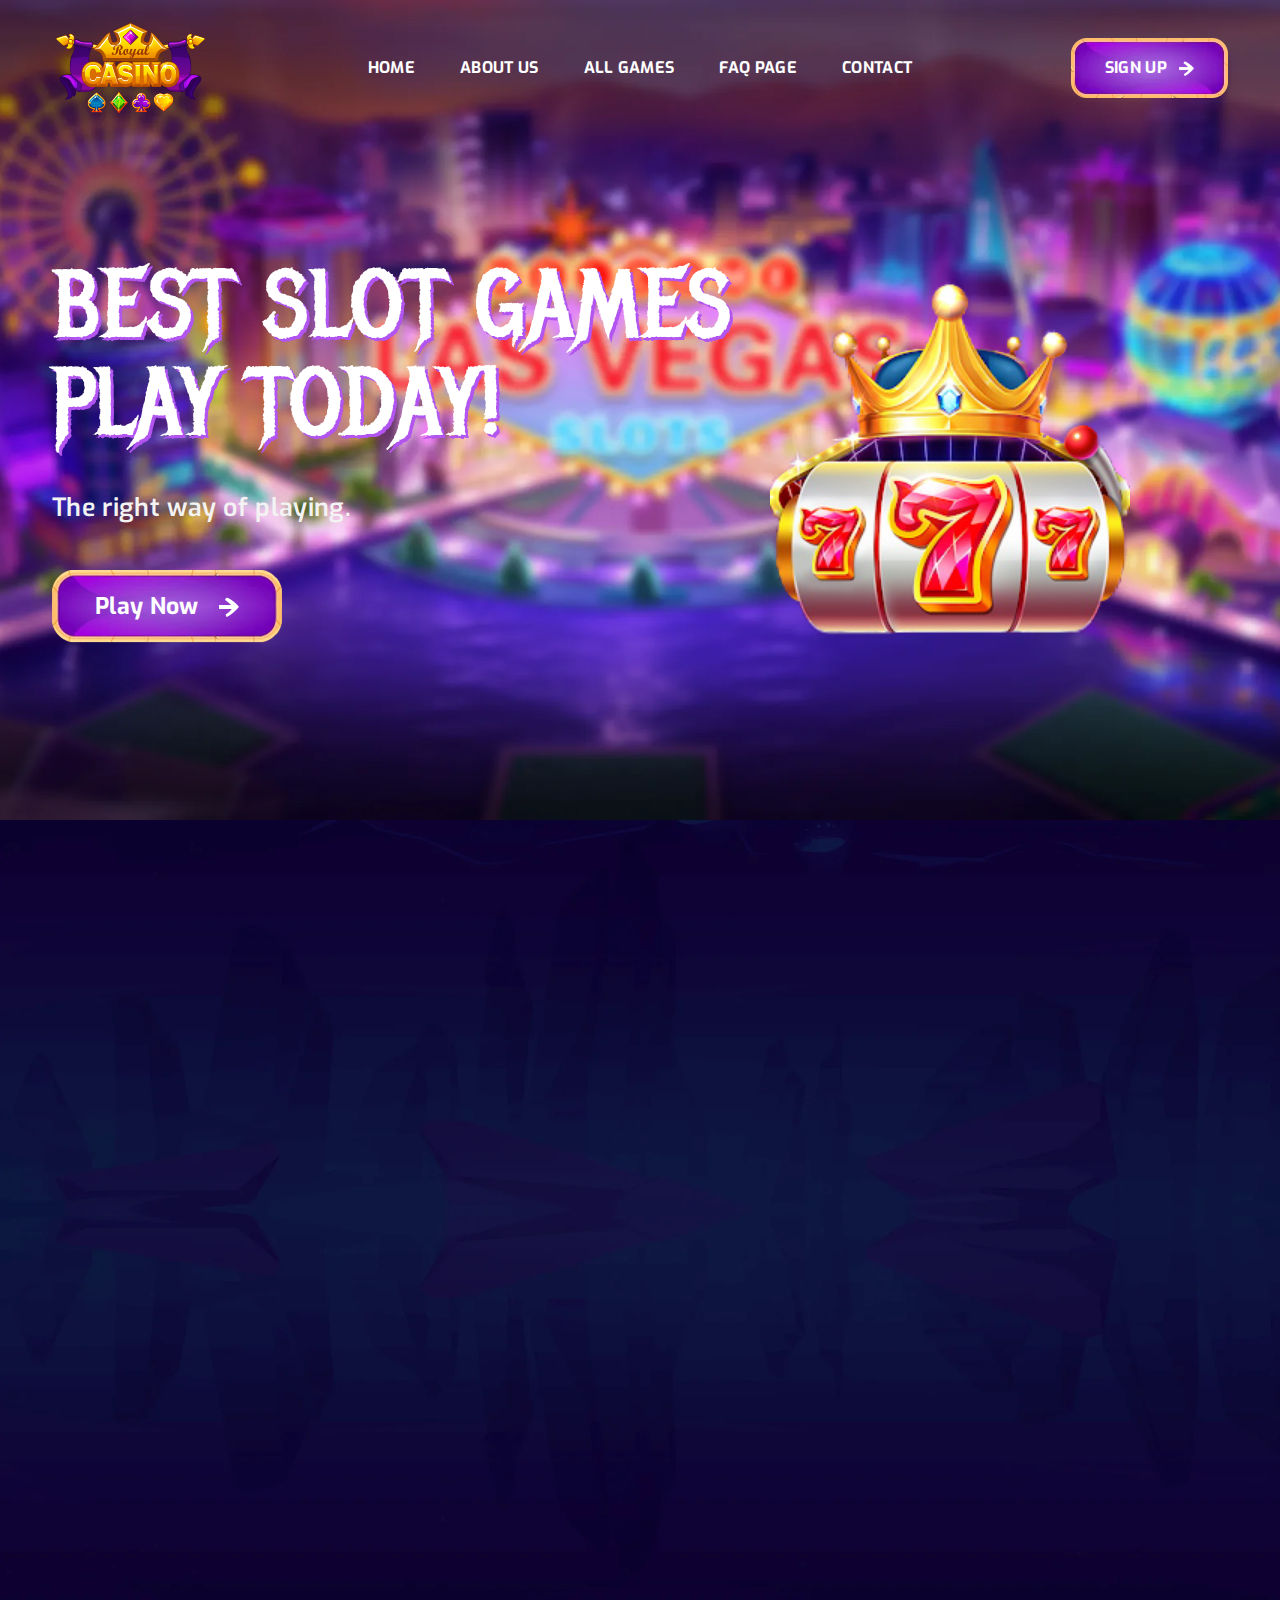
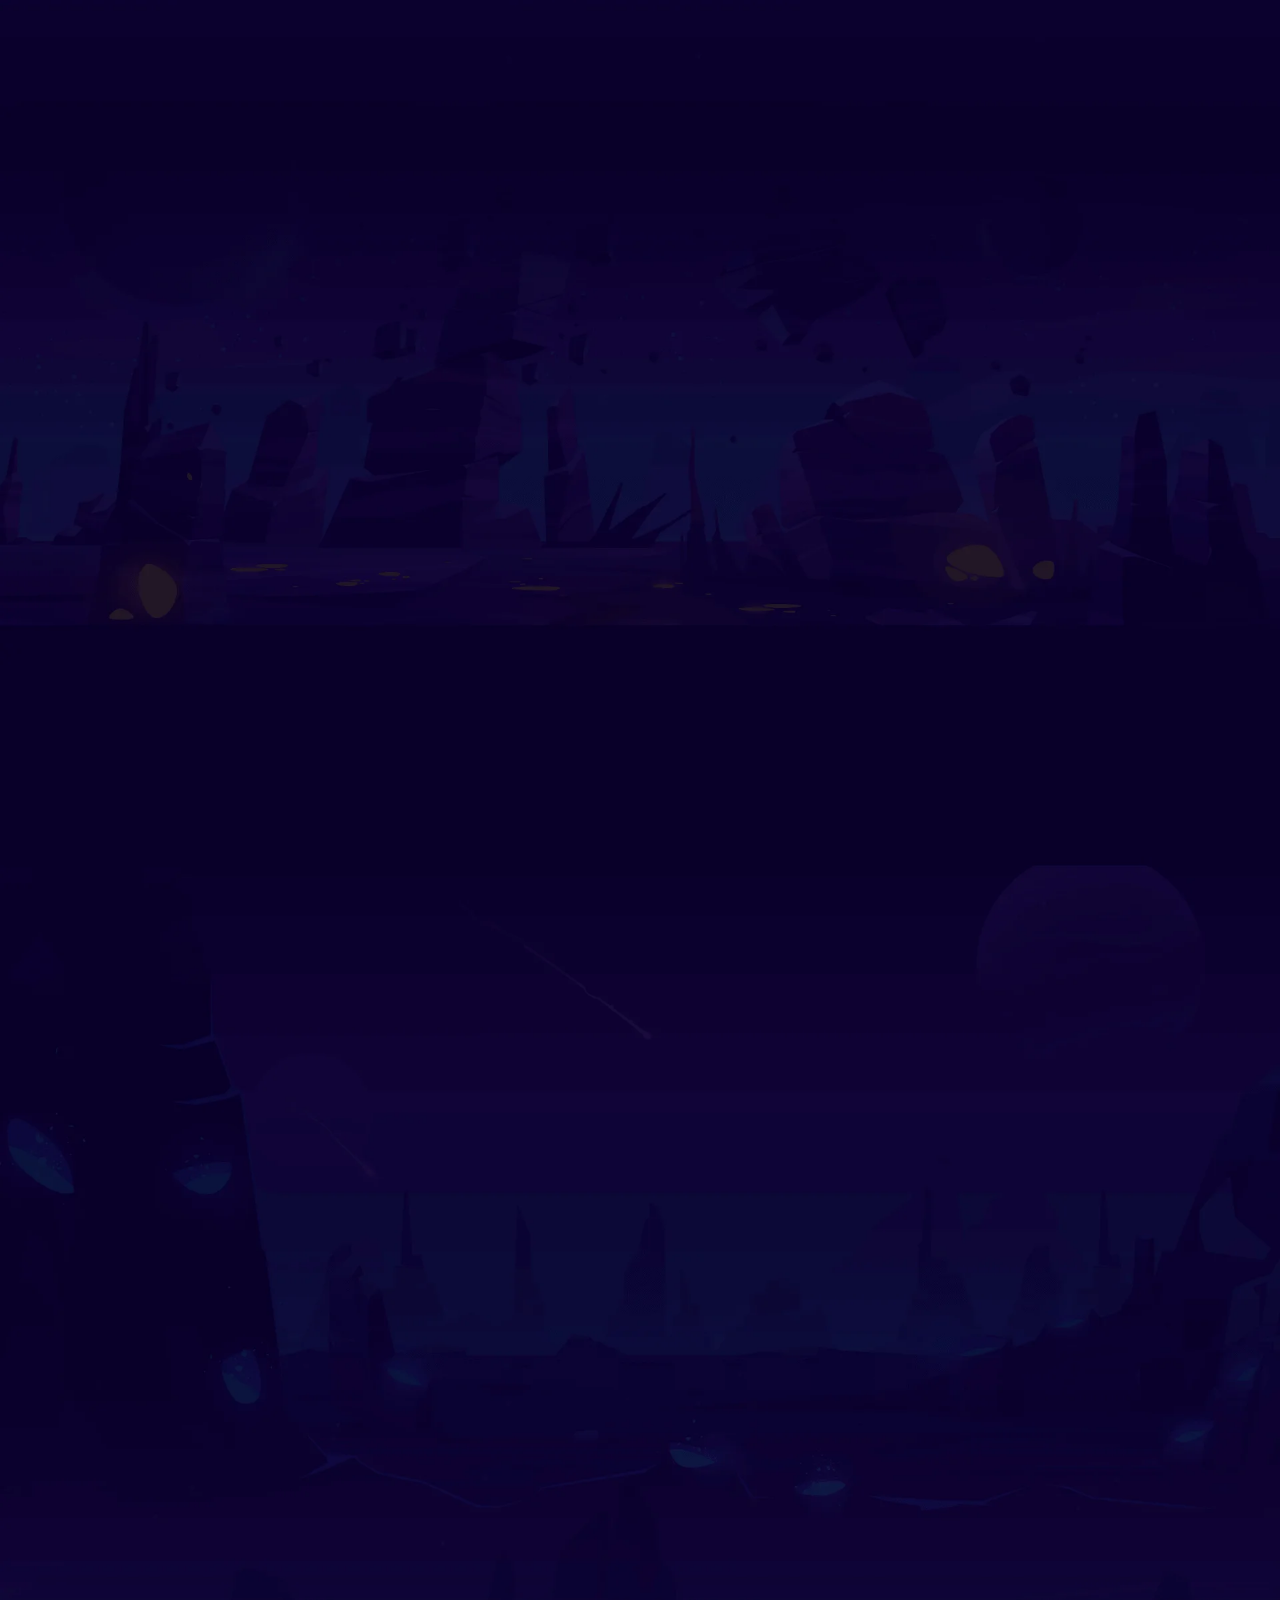
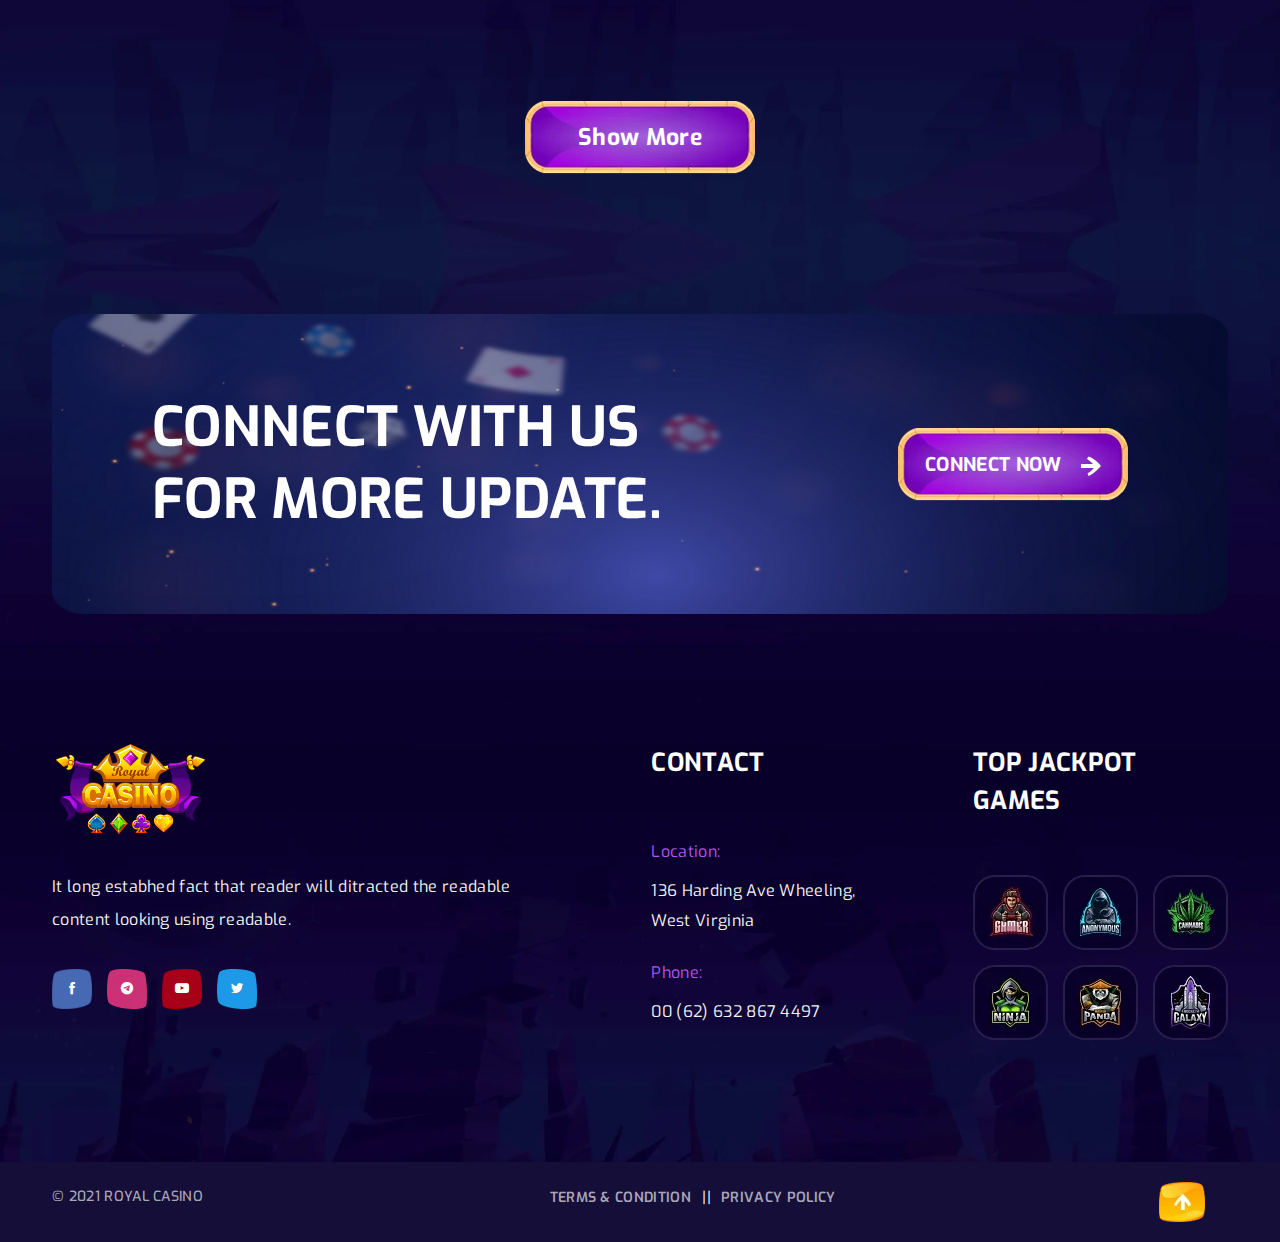
<file: index.html>
<!doctype html>
<html class="no-js" lang="en">

<head>
    <meta charset="utf-8">
    <meta http-equiv="x-ua-compatible" content="ie=edge">
    <title>Royal Casino</title>
    <meta name="description" content="240+ Best Bootstrap Templates are available on this website. Find your template for your project compatible with the most popular HTML library in the world."/>
    <meta name="viewport" content="width=device-width, initial-scale=1">
    
    <!-- Add site Favicon -->
    <link rel="shortcut icon" href="assets/pictures/favicon/favicon.ico" type="image/png">

    <!-- CSS 
    ========================= -->
    <link rel="preconnect" href="https://fonts.googleapis.com">
    <link rel="preconnect" href="https://fonts.gstatic.com" crossorigin>
    <link href="https://fonts.googleapis.com/css2?family=Exo:ital,wght@0,100;0,200;0,300;0,400;0,500;0,600;0,700;0,800;0,900;1,100;1,200;1,300;1,400;1,500;1,600;1,700;1,800;1,900&family=Metal+Mania&display=swap" rel="stylesheet">

    <link rel="stylesheet" href="assets/css/vendor/bootstrap.min.css">
    <link rel="stylesheet" href="assets/css/slick.css">
    <link rel="stylesheet" href="assets/css/icofont.min.css">
    <link rel="stylesheet" href="assets/css/animate.css">
    <link rel="stylesheet" href="assets/css/nice-select.css">
    <link rel="stylesheet" href="assets/css/magnific-popup.css">
    <!-- Main Style CSS -->
    <link rel="stylesheet" href="assets/css/style.css">
</head>

<body class="body__bg" data-bgimg="assets/img/bg/body-bg2.webp">
   
  
     <!--offcanvas menu area start-->
     <div class="body_overlay">
                
    </div>
    <div class="offcanvas_menu">
        <div class="container">
            <div class="row">
                <div class="col-12">
                    <div class="offcanvas_menu_wrapper">
                        <div class="canvas_close">
                            <a href="javascript:void(0)"><i class="icofont-close"></i></a>  
                        </div>
                        <div id="menu" class="text-left ">
                            <ul class="offcanvas_main_menu">
                                <li class="menu-item-has-children active">
                                    <a href="#">Home</a>
                                </li>
                                <li class="menu-item-has-children"><a href="about.html">About Us</a></li>
                                <li class="menu-item-has-children"><a href="all-game.html">All Games</a></li>
                                <li class="menu-item-has-children"><a href="faq.html">Faq Page</a></li>
                                <li class="menu-item-has-children"><a href="contact.html">Contact</a></li>
                            </ul>
                        </div>
                    </div>
                </div>
            </div>
        </div>
    </div>
    <!--offcanvas menu area end-->

    <!--header area start-->
    <header class="header_section header_transparent sticky-header">
        <div class="container">
            <div class="row">
                <div class="col-12">
                    <div class="main_header d-flex justify-content-between align-items-center">
                        <div class="header_logo">
                            <a class="sticky_none" href="index.html"><img src="assets/pictures/logo/logo.png" alt=""></a>
                        </div>
                        <!--main menu start-->
                        <div class="main_menu d-none d-lg-block"> 
                            <nav>  
                                <ul class="d-flex">
                                    <li><a href="#">Home</a></li> 
                                    <li><a href="about.html">About Us</a></li>
                                    <li><a href="all-game.html">All Games</a></li>
                                    <li><a href="faq.html">Faq Page</a></li>
                                    <li><a href="contact.html">Contact</a></li>
                                </ul>  
                            </nav>
                        </div>
                        <!--main menu end-->
                        <div class="header_right_sidebar d-flex align-items-center">
                            <div class="sing_up_btn">
                                <a class="btn btn-link" href="sign-up.html">SIGN UP <img src="assets/img/icon/arrrow-icon2.webp" alt=""> </a>
                            </div>
                            <div class="canvas_open">
                                <a href="javascript:void(0)"><i class="icofont-navigation-menu"></i></a>
                            </div>
                        </div>
                    </div>
                </div>
            </div>
        </div>
    </header>
    <!--header area end-->

    <!-- page wrapper start -->
    <div class="page_wrapper">

        <!--slide banner section start-->
        <section class="hero_banner_section d-flex align-items-center mb-130" data-bgimg="assets/pictures/bg/bg1.webp">
            <div class="container">
                <div class="hero_banner_inner">
                    <div class="row align-items-center">
                        <div class="col-12">
                            <div class="hero_content">
                                <h1 class="wow fadeInUp" data-wow-delay="0.1s" data-wow-duration="1.1s">Best Slot Games <br> Play Today!</h1>
                                <p class="wow fadeInUp" data-wow-delay="0.2s" data-wow-duration="1.2s">The right way of playing.</p>
                                <a class="btn btn-link wow fadeInUp" data-wow-delay="0.3s" data-wow-duration="1.3s" href="all-game.html">Play Now <img src="assets/img/icon/arrrow-icon.webp" alt=""> </a>
                            </div>
                        </div>
                    </div>
                </div>    
            </div>
            <div class="hero_position_img">
                <img src="assets/pictures/bg/ICON - 27.png" alt="" style="height: 360px; width: 360px;">
            </div>
        </section>
        <!--slider area end-->

        <!-- gaming  world section start -->
        <section class="gaming_world_section mb-140">
            <div class="container">
                <div class="section_title text-center wow fadeInUp mb-60" data-wow-delay="0.1s" data-wow-duration="1.1s">
                    <h2>yOU ARE MOST WELCOME <br>
                        IN GAMING WORLD.</h2>
                </div>
                <div class="gaming_world_inner">
                    <div class="row">
                        <div class="col-lg-4 col-md-4 col-sm-6">
                            <div class="single_gaming_world wow fadeInUp" data-bgimg="assets/img/others/gaming-world-bg1.webp" data-wow-delay="0.1s" data-wow-duration="1.1s">
                                <div class="gaming_world_thumb">
                                    <img src="assets/pictures/icons/02.png" alt="">
                                </div>
                                <div class="gaming_world_text">
                                    <h3>Live Streaming</h3>
                                    <p>When unknown printer took
                                        type and scrambled it to make type
                                    specimen book centuries,</p>
                                </div>
                            </div>
                        </div>
                        <div class="col-lg-4 col-md-4 col-sm-6">
                            <div class="single_gaming_world wow fadeInUp" data-bgimg="assets/img/others/gaming-world-bg2.webp" data-wow-delay="0.2s" data-wow-duration="1.2s">
                                <div class="gaming_world_thumb">
                                    <img src="assets/pictures/icons/01.png" alt="">
                                </div>
                                <div class="gaming_world_text">
                                    <h3>Game News</h3>
                                    <p>When unknown printer took
                                        type and scrambled it to make type
                                    specimen book centuries,</p>
                                </div>
                            </div>
                        </div>
                        <div class="col-lg-4 col-md-4 col-sm-6">
                            <div class="single_gaming_world wow fadeInUp" data-bgimg="assets/img/others/gaming-world-bg3.webp" data-wow-delay="0.3s" data-wow-duration="1.3s">
                                <div class="gaming_world_thumb">
                                    <img src="assets/pictures/icons/03.png" alt="">
                                </div>
                                <div class="gaming_world_text">
                                    <h3>Game Tournaments</h3>
                                    <p>When unknown printer took
                                        type and scrambled it to make type
                                    specimen book centuries,</p>
                                </div>
                            </div>
                        </div>
                    </div>
                </div>
            </div>
        </section>
        <!-- gaming world section end -->

        <!-- counterup section start -->
        <section class="counterup_section mb-115 wow fadeInUp" data-wow-delay="0.1s" data-wow-duration="1.1s">
            <div class="container">
                <div class="row">
                    <div class="col-12">
                        <div class="counterup_inner d-flex justify-content-center">
                            <div class="single_counterup one">
                                <div class="counterup_text">
                                    <h2 class="counterup color1">30,890,122,697</h2>
                                    <span>WINNING JACKPOTS</span>
                                </div>
                            </div>
                            <!-- <div class="single_counterup three">
                                <div class="counterup_text">
                                    <h2 class="counterup color3">5367</h2>
                                    <span>YOUTUBE STREAMS</span>
                                </div>
                            </div> -->
                            <div class="single_counterup four">
                                <div class="counterup_text">
                                    <h2 class="counterup color4">428</h2>
                                    <span>TOTAL GAMES</span>
                                </div>
                            </div>
                            <div class="single_counterup two">
                                <div class="counterup_text">
                                    <h2 class="counterup color2">100,000,000,000</h2>
                                    <span>TOTAL MONEY WON</span>
                                </div>
                            </div>
                        </div>
                    </div>
                </div>
            </div>
        </section>
        <!-- counterup section end -->

        <!-- popular gaming  section start -->
        <section class="popular_gaming_section mb-140">
            <div class="container">
                <div class="section_title text-center wow fadeInUp mb-60" data-wow-delay="0.1s" data-wow-duration="1.1s">
                    <h2>Popular GAMES</h2>
                    <p>When unknown printer took type and scrambled it to make <br>
                        type specimen book centuries,</p>
                </div>
                <div class="popular_gaming_inner wow fadeInUp" data-wow-delay="0.2s" data-wow-duration="1.2s">
                    <div class="row">
                        <div class="col-lg-6 col-md-6">
                            <div class="popular_gaming_thumb">
                            <a href="#"><img src="assets/pictures/others/01.jpg" alt=""></a>
                            <div class="gaming_details_btn">
                                    <a class="btn btn-link" href="https://www.casino.org/games/" target="_blank">Play Now <img src="assets/img/icon/arrrow-icon.webp" alt=""> </a>
                            </div>
                            </div>
                        </div>
                        <div class="col-lg-6 col-md-6">
                            <div class="popular_gaming_thumb">
                            <a href="#"><img src="assets/pictures/others/02.jpg" alt=""></a>
                            <div class="gaming_details_btn">
                                    <a class="btn btn-link" href="https://www.casino.org/games/" target="_blank">Play now <img src="assets/img/icon/arrrow-icon.webp" alt=""> </a>
                                </div>
                            </div>
                        </div>
                        <div class="col-lg-6 col-md-6">
                            <div class="popular_gaming_thumb">
                            <a href="#"><img src="assets/pictures/others/03.jpg" alt=""></a>
                                <div class="gaming_details_btn">
                                    <a class="btn btn-link" href="https://www.casino.org/games/" target="_blank">Play now <img src="assets/img/icon/arrrow-icon.webp" alt=""> </a>
                                </div>
                            </div>
                        </div>
                        <div class="col-lg-6 col-md-6">
                            <div class="popular_gaming_thumb">
                            <a href="#"><img src="assets/pictures/others/04.jpg" alt=""></a>
                                <div class="gaming_details_btn">
                                    <a class="btn btn-link" href="https://www.casino.org/games/" target="_blank">Play now <img src="assets/img/icon/arrrow-icon.webp" alt=""> </a>
                                </div>
                            </div>
                        </div>
                        <div class="col-lg-6 col-md-6">
                            <div class="popular_gaming_thumb">
                            <a href="#"><img src="assets/pictures/others/05.jpg" alt=""></a>
                                <div class="gaming_details_btn">
                                    <a class="btn btn-link" href="https://www.casino.org/games/" target="_blank">Play now <img src="assets/img/icon/arrrow-icon.webp" alt=""> </a>
                                </div>
                            </div>
                        </div>
                        <div class="col-lg-6 col-md-6">
                            <div class="popular_gaming_thumb">
                            <a href="#"><img src="assets/pictures/others/06.jpg" alt=""></a>
                                <div class="gaming_details_btn">
                                    <a class="btn btn-link" href="https://www.casino.org/games/" target="_blank">Play now <img src="assets/img/icon/arrrow-icon.webp" alt=""> </a>
                                </div>
                            </div>
                        </div>
                    </div>
                </div>
            </div>

            <div class="others_gane_btn text-center">
                <a class="btn btn-link" href="all-game.html">Show More </a>
            </div>
        </section>
        <!-- popular gaming section end -->

        <!-- testimonial section start -->
        <!-- <section class="testimonial_section wow fadeInUp" data-bgimg="assets/img/others/testimonial-bg-fullwidth.webp" data-wow-delay="0.1s" data-wow-duration="1.1s">
            <div class="container">
                <div class="row">
                    <div class="col-12">
                        <div class="section_title mb-60">
                            <h2>What people’s say <br>
                                ABOUT <span>game studio.</span></h2>
                        </div>
                        <div class="testimonial_inner slick__activation slick_navigation" data-slick='{
                            "slidesToShow": 1,
                            "slidesToScroll": 1,
                            "arrows": true,
                            "dots": false,
                            "autoplay": false,
                            "speed": 300,
                            "infinite": true ,  
                            "responsive":[  
                            {"breakpoint":576, "settings": { "slidesToShow": 1 } }  
                            ]                                                     
                        }' data-bgimg="assets/img/others/testimonial-bg.webp">
                            <div class="testimonial_list d-flex align-items-center">
                                <div class="testimonial_thumb">
                                    <img src="assets/img/others/testimonial-thumb.webp" alt="">
                                </div>
                                <div class="testimonial_content">
                                    <div class="testimonial_desc">
                                        <p>It is a long established fact that a reader will be distracted the
                                        readable content of page when looking at it layout the point using
                                        lorem Ipsum is that it has a more-or-less normal distribution lette
                                        as opposed to using making it look like readable english,
                                        many desktop publishing packages and web page now editors.</p>
                                    </div>
                                    <div class="testimonial_author">
                                        <h3>Randolph Frazier</h3>
                                        <span>Top Rated Gamer</span>
                                    </div>
                                </div>
                            </div>
                            <div class="testimonial_list d-flex align-items-center">
                                <div class="testimonial_thumb">
                                    <img src="assets/img/others/testimonial-thumb.webp" alt="">
                                </div>
                                <div class="testimonial_content">
                                    <div class="testimonial_desc">
                                        <p>Lorem ipsum dolor sit, amet consectetur adipisicing elit. Natus quos consectetur amet blanditiis, facilis esse illo unde saepe facere dolore porro asperiores ducimus, inventore voluptate doloribus odio fugit magnam voluptatum perferendis? Sit quisquam labore adipisci doloremque! Aperiam voluptate modi quasi are nobis.</p>
                                    </div>
                                    <div class="testimonial_author">
                                        <h3>Roar Spring</h3>
                                        <span>Top Rated Gamer</span>
                                    </div>
                                </div>
                            </div>
                        </div>
                    </div>
                </div>
            </div>
        </section> -->
        <!-- testimonial section end -->

        <!-- blog section start -->
        <!-- <section class="blog_section mb-90">
            <div class="container">
                <div class="section_title text-center wow fadeInUp mb-70" data-wow-delay="0.1s" data-wow-duration="1.1s">
                    <h2>Latest Blog</h2>
                    <p>Lorem ipsum dolor sit amet, consectetur adipisicing elit, sed do eiusmod <br> tempor incididunt ut labore et dolore magna</p>
                </div>
                <div class="row blog_inner">
                    <div class="col-lg-6">
                        <div class="single_blog d-flex align-items-center wow fadeInUp" data-wow-delay="0.1s" data-wow-duration="1.1s">
                            <div class="blog_thumb">
                                <a href="blog-details.html"><img src="assets/img/blog/blog1.webp" alt=""></a>
                            </div>
                            <div class="blog_content">
                                <div class="blog_date">
                                    <span><i class="icofont-calendar"></i>  20 January 2021</span>
                                </div>
                                <h3><a href="blog-details.html">if you have seen Apple's
                                    recent jabs.</a></h3>
                                <a href="blog-details.html">READ MORE</a>
                            </div>
                        </div>
                    </div>
                    <div class="col-lg-6">
                        <div class="single_blog d-flex align-items-center wow fadeInUp" data-wow-delay="0.1s" data-wow-duration="1.1s">
                            <div class="blog_thumb">
                                <a href="blog-details.html"><img src="assets/img/blog/blog2.webp" alt=""></a>
                            </div>
                            <div class="blog_content">
                                <div class="blog_date">
                                    <span><i class="icofont-calendar"></i>  20 January 2021</span>
                                </div>
                                <h3><a href="blog-details.html">Lorem ipsum dolor sit amet, adipisicing elit.</a></h3>
                                <a href="blog-details.html">READ MORE</a>
                            </div>
                        </div>
                    </div>
                    <div class="col-lg-6">
                        <div class="single_blog d-flex align-items-center wow fadeInUp" data-wow-delay="0.1s" data-wow-duration="1.1s">
                            <div class="blog_thumb">
                                <a href="blog-details.html"><img src="assets/img/blog/blog3.webp" alt=""></a>
                            </div>
                            <div class="blog_content">
                                <div class="blog_date">
                                    <span><i class="icofont-calendar"></i>  20 January 2021</span>
                                </div>
                                <h3><a href="blog-details.html"> Perferendis hic sint are rem, incidunt vitae.</a></h3>
                                <a href="blog-details.html">READ MORE</a>
                            </div>
                        </div>
                    </div>
                    <div class="col-lg-6">
                        <div class="single_blog d-flex align-items-center wow fadeInUp" data-wow-delay="0.1s" data-wow-duration="1.1s">
                            <div class="blog_thumb">
                                <a href="blog-details.html"><img src="assets/img/blog/blog4.webp" alt=""></a>
                            </div>
                            <div class="blog_content">
                                <div class="blog_date">
                                    <span><i class="icofont-calendar"></i>  20 January 2021</span>
                                </div>
                                <h3><a href="blog-details.html">if you have seen Apple's
                                    recent jabs.</a></h3>
                                <a href="blog-details.html">READ MORE</a>
                            </div>
                        </div>
                    </div>
                </div>
            </div>
        </section> -->
        <!-- blog section end -->

        <!-- gaming update section start -->
        <section class="gaming_update_section">
            <div class="container">
                <div class="row">
                    <div class="col-12">
                        <div class="gaming_update_inner d-flex justify-content-between align-items-center" data-bgimg="assets/pictures/bg/bg-modified.png">
                            <div class="gaming_update_text">
                                <h2>Connect with us <br>
                                    for more update.</h2>
                            </div>
                            <div class="gaming_update_btn">
                                <a class="btn btn-link" href="contact.html">CONNECT NOW <img src="assets/img/icon/arrrow-icon.webp" alt=""> </a>
                            </div>
                        </div>
                    </div>
                </div>
            </div>
        </section>
        <!-- gaming update section end -->

    </div>
    <!-- page wrapper end -->

    <!--footer area start-->
    <footer class="footer_widgets">
        <div class="main_footer">
            <div class="container">
                <div class="row">
                    <div class="col-12">
                        <div class="main_footer_inner d-flex">
                            <div class="footer_widget_list">
                                <div class="footer_logo">
                                    <a href="#"><img src="assets/pictures/logo/logo.png" alt=""></a>
                                </div>
                                <div class="footer_contact_desc">
                                    <p>It long estabhed fact that reader
                                        will ditracted the readable content
                                        looking using readable.</p>
                                </div>
                                <div class="footer_social">
                                    <ul class="d-flex">
                                        <li><a class="facebook" href="https://www.facebook.com" target="_blank"><i class="icofont-facebook"></i></a></li>
                                        <li><a class="dribbble" href="https://web.telegram.org/k/" target="_blank"><i class="icofont-telegram"></i></a></li>
                                        <li><a class="youtube" href="https://www.youtube.com" target="_blank"><i class="icofont-youtube-play"></i></a></li>
                                        <li><a class="twitter" href="https://twitter.com" target="_blank"><i class="icofont-twitter"></i></a></li>
                                    </ul>
                                </div>
                            </div>
                            <div class="footer_widget_list contact">
                                <h3>Contact</h3>
                                <div class="footer_contact_info">
                                    <div class="footer_contact_info_list">
                                        <span>Location:</span>
                                        <p>136 Harding Ave
                                            Wheeling, West Virginia</p>
                                    </div>
                                    <div class="footer_contact_info_list">
                                        <span>Phone:</span>
                                        <p><a href="#">00 (62) 632 867 4497</a></p>
                                    </div>
                                </div>
                            </div>
                            <div class="footer_widget_list">
                                <h3>Top Jackpot Games</h3>
                                <div class="footer_winners_gallery">
                                    <div class="footer_winners_list d-flex">
                                        <div class="footer_winners_thumb">
                                            <a href="game-details.html"><img src="assets/img/others/winners1.webp" alt=""></a>
                                        </div>
                                        <div class="footer_winners_thumb">
                                            <a href="game-details.html"><img src="assets/img/others/winners2.webp" alt=""></a>
                                        </div>
                                        <div class="footer_winners_thumb">
                                            <a href="game-details.html"><img src="assets/img/others/winners3.webp" alt=""></a>
                                        </div>
                                    </div>
                                    <div class="footer_winners_list d-flex">
                                        <div class="footer_winners_thumb">
                                            <a href="game-details.html"><img src="assets/img/others/winners4.webp" alt=""></a>
                                        </div>
                                        <div class="footer_winners_thumb">
                                            <a href="game-details.html"><img src="assets/img/others/winners5.webp" alt=""></a>
                                        </div>
                                        <div class="footer_winners_thumb">
                                            <a href="game-details.html"><img src="assets/img/others/winners6.webp" alt=""></a>
                                        </div>
                                    </div>
                                </div>
                            </div>
                            <!-- <div class="footer_widget_list footer_list_menu">
                                <h3>Content</h3>
                                <div class="footer_menu">
                                    <ul>
                                        <li><a href="about.html"> Copywriting</a></li>
                                        <li><a href="about.html">Social Media</a></li>
                                        <li><a href="about.html">Interactive Media</a></li>
                                        <li><a href="about.html">Motion Design</a></li>
                                        <li><a href="about.html">Illustration</a></li>
                                    </ul>
                                </div>
                            </div> -->
                        </div>
                    </div> 
                </div>
            </div>
        </div>
        <div class="footer_bottom">
            <div class="container">
                <div class="row">
                    <div class="col-12">
                        <div class="footer_bottom_inner d-flex justify-content-between">
                            <div class="copyright_right">
                                <!-- <p> © 2021  BONX  Made with  <i class="icofont-heart"></i>  by <a href="https://hasthemes.com">HasThemes</a></p> -->
                                <p> © 2021  Royal Casino </p>
                            </div>
                            <div class="footer_bottom_link_menu">
                                <ul class="d-flex">
                                    <li><a href="about.html">Terms & Condition  </a></li>
                                    <li><a href="about.html">Privacy Policy  </a></li>
                                </ul>
                            </div>

                            <div class="scroll__top_icon">
                                <a id="scroll-top" href="#"><img src="assets/img/icon/scroll-top.webp" alt=""></a>
                            </div>
                        </div>
                    </div>
                </div>
            </div>
        </div>
    </footer>
    <!--footer area end-->

   
<!-- JS
============================================ -->
<!--modernizr min js here-->
<script src="assets/js/vendor/modernizr-3.7.1.min.js"></script>

<!-- Vendor JS -->
<script src="assets/js/vendor/jquery-3.6.0.min.js"></script>
<script src="assets/js/vendor/jquery-migrate-3.3.2.min.js"></script>
<script src="assets/js/vendor/popper.js"></script>
<script src="assets/js/vendor/bootstrap.min.js"></script>
<script src="assets/js/slick.min.js"></script>
<script src="assets/js/wow.min.js"></script>
<script src="assets/js/jquery.nice-select.js"></script>
<script src="assets/js/jquery.magnific-popup.min.js"></script>
<script src="assets/js/jquery.counterup.min.js"></script>
<script src="assets/js/jquery-waypoints.js"></script>

<!-- Main JS -->
<script src="assets/js/main.js"></script>


</body>

</html>
</file>
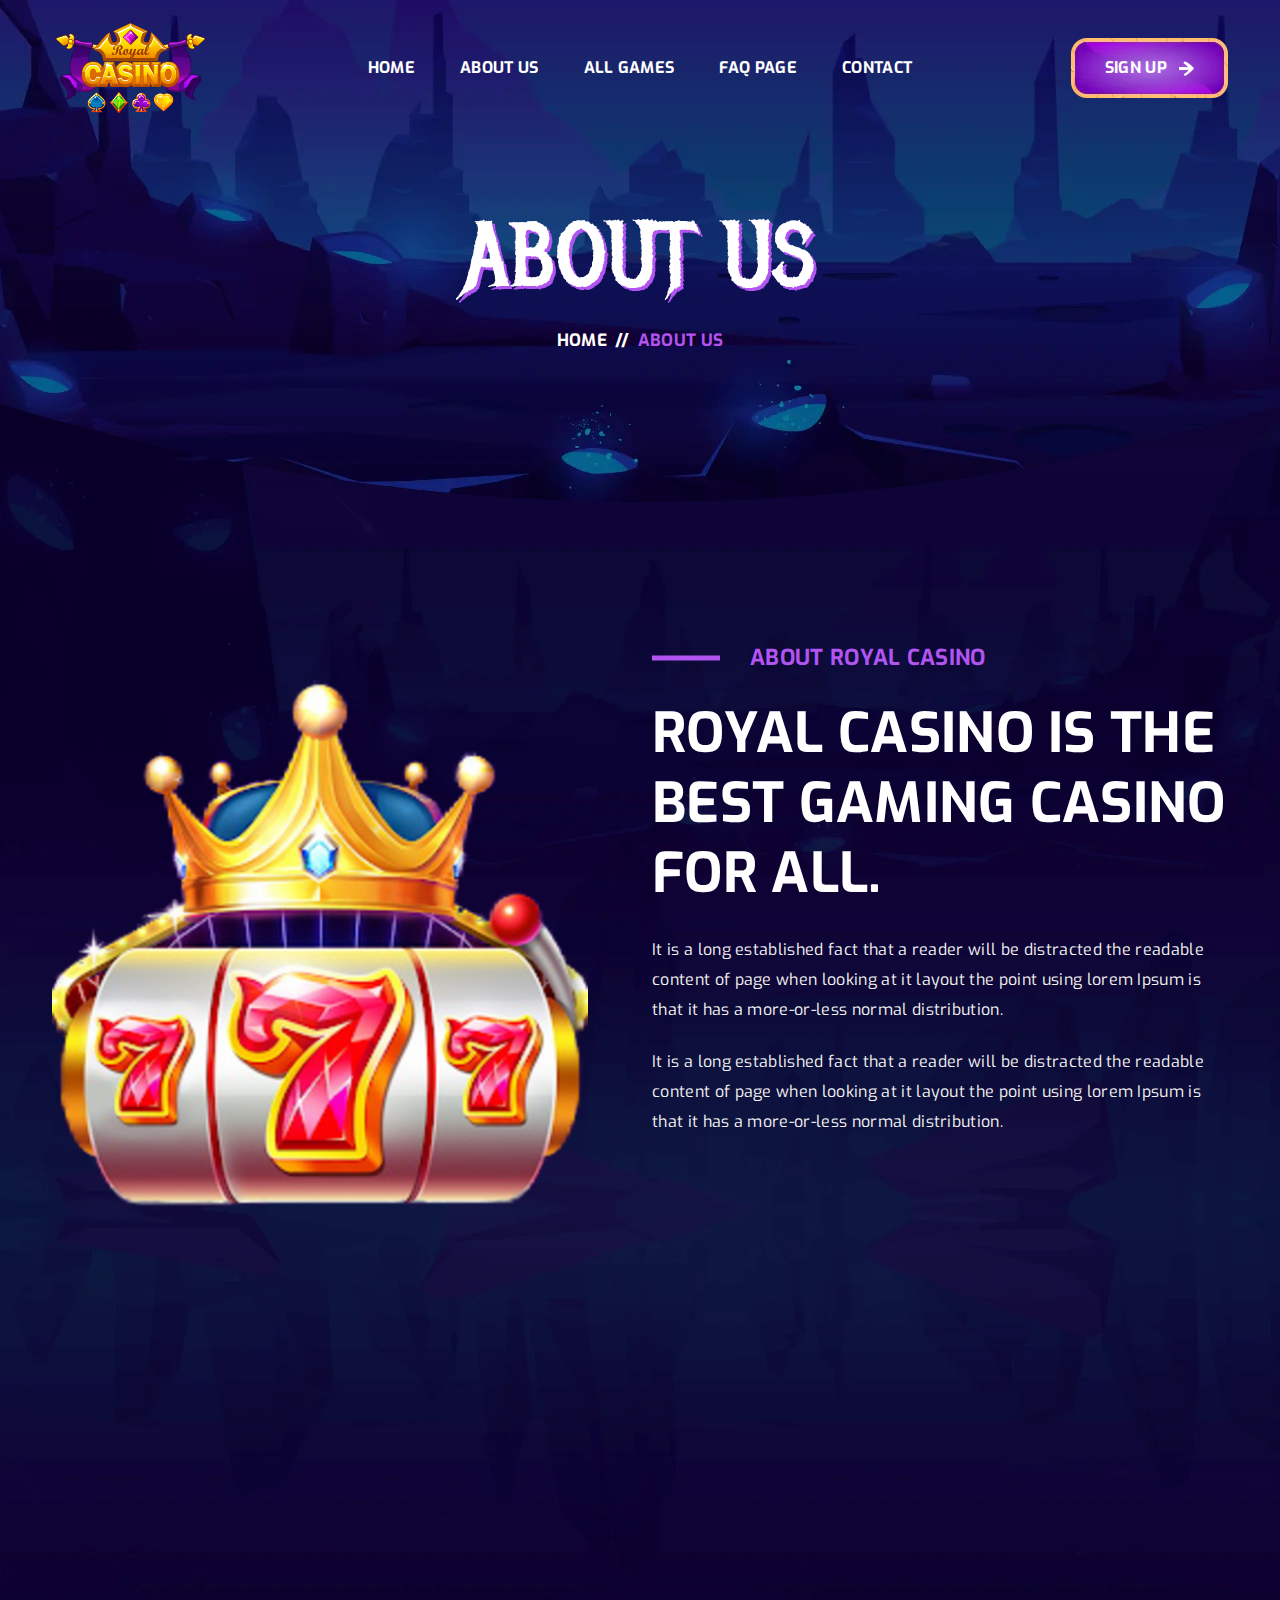
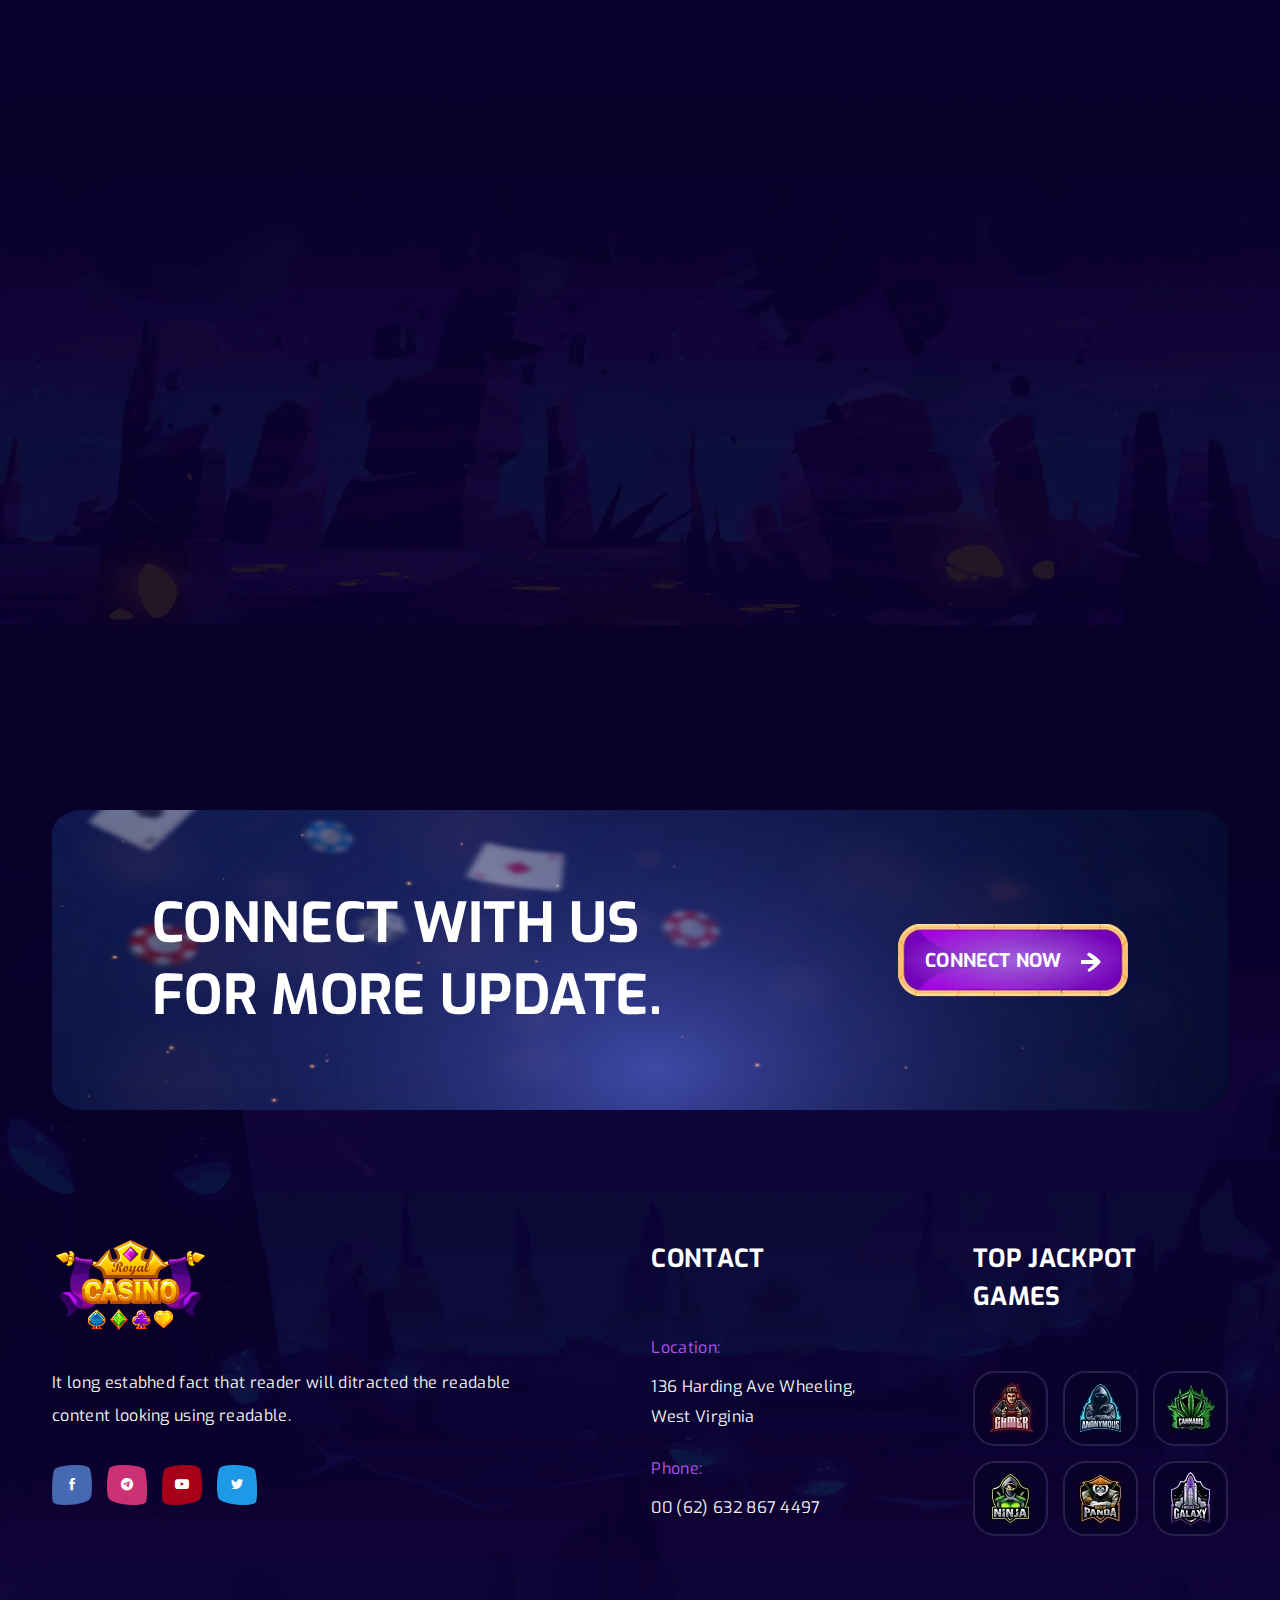
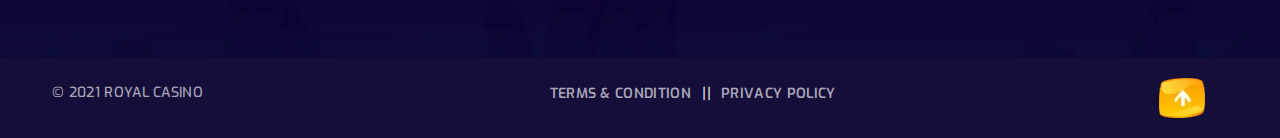
<file: about.html>
<!doctype html>
<html class="no-js" lang="en">

<head>
    <meta charset="utf-8">
    <meta http-equiv="x-ua-compatible" content="ie=edge">
    <title>Royal Casino</title>
    <meta name="description" content="240+ Best Bootstrap Templates are available on this website. Find your template for your project compatible with the most popular HTML library in the world."/>
    <meta name="viewport" content="width=device-width, initial-scale=1">
    
    <!-- Add site Favicon -->
    <link rel="shortcut icon" href="assets/pictures/favicon/favicon.ico" type="image/png">

    <!-- CSS 
    ========================= -->
    <link rel="preconnect" href="https://fonts.googleapis.com">
    <link rel="preconnect" href="https://fonts.gstatic.com" crossorigin>
    <link href="https://fonts.googleapis.com/css2?family=Exo:ital,wght@0,100;0,200;0,300;0,400;0,500;0,600;0,700;0,800;0,900;1,100;1,200;1,300;1,400;1,500;1,600;1,700;1,800;1,900&family=Metal+Mania&display=swap" rel="stylesheet">

    <link rel="stylesheet" href="assets/css/vendor/bootstrap.min.css">
    <link rel="stylesheet" href="assets/css/slick.css">
    <link rel="stylesheet" href="assets/css/icofont.min.css">
    <link rel="stylesheet" href="assets/css/animate.css">
    <link rel="stylesheet" href="assets/css/nice-select.css">
    <link rel="stylesheet" href="assets/css/magnific-popup.css">
    <!-- Main Style CSS -->
    <link rel="stylesheet" href="assets/css/style.css">
</head>

<body class="body__bg" data-bgimg="assets/img/bg/body-bg2.webp">
   
  
     <!--offcanvas menu area start-->
     <div class="body_overlay">
                
    </div>
    <div class="offcanvas_menu">
        <div class="container">
            <div class="row">
                <div class="col-12">
                    <div class="offcanvas_menu_wrapper">
                        <div class="canvas_close">
                            <a href="javascript:void(0)"><i class="icofont-close"></i></a>  
                        </div>
                        <div id="menu" class="text-left ">
                            <ul class="offcanvas_main_menu">
                                <li class="menu-item-has-children active">
                                    <a href="index.html">Home</a>
                                </li>
                                <li class="menu-item-has-children"><a href="#">About Us</a></li>
                                <li class="menu-item-has-children"><a href="all-game.html">All Games</a></li>
                                <li class="menu-item-has-children"><a href="faq.html">Faq Page</a></li>
                                <li class="menu-item-has-children"><a href="contact.html">Contact</a></li>
                            </ul>
                        </div>
                    </div>
                </div>
            </div>
        </div>
    </div>
    <!--offcanvas menu area end-->

    <!--header area start-->
    <header class="header_section header_transparent sticky-header">
        <div class="container">
            <div class="row">
                <div class="col-12">
                    <div class="main_header d-flex justify-content-between align-items-center">
                        <div class="header_logo">
                            <a class="sticky_none" href="index.html"><img src="assets/pictures/logo/logo.png" alt=""></a>
                        </div>
                        <!--main menu start-->
                        <div class="main_menu d-none d-lg-block"> 
                            <nav>  
                                <ul class="d-flex">
                                    <li><a href="index.html">Home</a></li> 
                                    <li><a href="#">About Us</a></li>
                                    <li><a href="all-game.html">All Games</a></li>
                                    <li><a href="faq.html">Faq Page</a></li>
                                    <li><a href="contact.html">Contact</a></li>
                                </ul>  
                            </nav>
                        </div>
                        <!--main menu end-->
                        <div class="header_right_sidebar d-flex align-items-center">
                            <div class="sing_up_btn">
                                <a class="btn btn-link" href="sign-up.html">SIGN UP <img src="assets/img/icon/arrrow-icon2.webp" alt=""> </a>
                            </div>
                            <div class="canvas_open">
                                <a href="javascript:void(0)"><i class="icofont-navigation-menu"></i></a>
                            </div>
                        </div>
                    </div>
                </div>
            </div>
        </div>
    </header>
    <!--header area end-->

    <!-- breadcrumbs area start -->
    <div class="breadcrumbs_aree breadcrumbs_bg mb-140" data-bgimg="assets/img/bg/breadcrumbs-bg.webp">
        <div class="container">
            <div class="row">
                <div class="col-12">
                    <div class="breadcrumbs_text text-center">
                        <h1>about us</h1>
                        <ul class="d-flex justify-content-center">
                            <li><a href="index.html">Home </a></li>
                            <li> <span>//</span></li>
                            <li>  about us</li>
                        </ul>
                    </div>
                </div>
            </div>
        </div>
    </div>
    <!-- breadcrumbs area end -->

    <!-- page wrapper start -->
    <div class="page_wrapper">

        <!-- about section start -->
        <section class="about_section">
            <div class="container">
                <div class="row align-items-center">
                    <div class="col-lg-6">
                        <div class="about_thumb wow fadeInUp" data-wow-delay="0.1s" data-wow-duration="1.1s">
                            <img src="assets/pictures/logo/ICON - 27.png" alt="">
                            <!-- <div class="about_video_btn">
                                <a class="video_popup" href="https://www.youtube.com/watch?v=eS9Qm4AOOBY">
                                    <i class="icofont-ui-play"></i>
                                </a>
                            </div> -->
                        </div>
                    </div>
                    <div class="col-lg-6">
                        <div class="about_sidebar wow fadeInUp" data-wow-delay="0.2s" data-wow-duration="1.2s">
                            <div class="about_title">
                                <h5>ABOUT ROYAL CASINO</h5>
                                <h2>Royal Casino is the best gaming casino for all.</h2>
                            </div>
                            <div class="about_desc">
                                <p>It is a long established fact that a reader will be distracted the readable
                                content of page when looking at it layout the point using lorem Ipsum is that
                                it has a more-or-less normal distribution.</p>
                                <p>It is a long established fact that a reader will be distracted the readable
                                content of page when looking at it layout the point using lorem Ipsum is that
                                it has a more-or-less normal distribution.</p>
                            </div>
                            <div class="about_btn">
                                <a class="btn btn-link wow" href="all-game.html">Play Now <img src="assets/img/icon/arrrow-icon.webp" alt=""> </a>
                            </div>
                        </div>
                    </div>
                </div>
            </div>
        </section>
        <!-- about section end -->

        <!-- counterup section start -->
        <section class="counterup_section mb-115 wow fadeInUp" data-wow-delay="0.1s" data-wow-duration="1.1s">
            <div class="container">
                <div class="row">
                    <div class="col-12">
                        <div class="counterup_inner d-flex justify-content-center">
                            <div class="single_counterup one">
                                <div class="counterup_text">
                                    <h2 class="counterup color1">30,890,122,697</h2>
                                    <span>WINNING JACKPOTS</span>
                                </div>
                            </div>
                            <!-- <div class="single_counterup three">
                                <div class="counterup_text">
                                    <h2 class="counterup color3">5367</h2>
                                    <span>YOUTUBE STREAMS</span>
                                </div>
                            </div> -->
                            <div class="single_counterup four">
                                <div class="counterup_text">
                                    <h2 class="counterup color4">428</h2>
                                    <span>TOTAL GAMES</span>
                                </div>
                            </div>
                            <div class="single_counterup two">
                                <div class="counterup_text">
                                    <h2 class="counterup color2">100,000,000,000</h2>
                                    <span>TOTAL MONEY WON</span>
                                </div>
                            </div>
                        </div>
                    </div>
                </div>
            </div>
        </section>
        <!-- counterup section end -->

        <!-- gamer team section start -->
        <section class="gamer_team_section mb-140">
            <div class="container">
                <div class="section_title text-center wow fadeInUp mb-60" data-wow-delay="0.1s" data-wow-duration="1.1s">
                    <h2>MEET THE BIG BOSS</h2>
                    <p>When unknown printer took type and scrambled it to make <br>
                        type specimen book centuries,</p>
                </div>
                <div class="gamer_team_inner">
                    <div class="row">
                        <div class="col-lg-4 col-md-6 col-sm-6">
                            <div class="gamer_single_team wow fadeInUp" data-wow-delay="0.1s" data-wow-duration="1.1s">
                                <div class="gamer_team_thumb">
                                    <a href="#"><img src="assets/pictures/bigboss/1.jpg" alt="" class="imageboss"></a>
                                    <div class="gamer_team_text">
                                        <h3><a href="#">Tasia Mancuso</a></h3>
                                        <span>CEO & Founder</span>
                                    </div>
                                </div>
                            </div>
                        </div>
                        <div class="col-lg-4 col-md-6 col-sm-6">
                            <div class="gamer_single_team wow fadeInUp" data-wow-delay="0.2s" data-wow-duration="1.2s">
                                <div class="gamer_team_thumb">
                                    <a href="#"><img src="assets/pictures/bigboss/2.jpg" alt="" class="imageboss"></a>
                                    <div class="gamer_team_text">
                                        <h3><a href="#">Rosaline Emmons</a></h3>
                                        <span>Vice President</span>
                                    </div>
                                </div>
                            </div>
                        </div>
                        <div class="col-lg-4 col-md-6 col-sm-6">
                            <div class="gamer_single_team wow fadeInUp" data-wow-delay="0.3s" data-wow-duration="1.3s">
                                <div class="gamer_team_thumb">
                                    <a href="#"><img src="assets/pictures/bigboss/3.jpg" alt="" class="imageboss"></a>
                                    <div class="gamer_team_text">
                                        <h3><a href="#">Wilburn Behrens</a></h3>
                                        <span>Chief Operations Officer</span>
                                    </div>
                                </div>
                            </div>
                        </div>
                    </div>
                </div>
                <!-- <div class="join_our_team_btn text-center">
                    <a class="btn btn-link" href="#">Join Our Team</a>
                </div> -->
            </div>
        </section>
        <!-- gamer team section end -->

        <!-- gaming update section start -->
        <section class="gaming_update_section">
            <div class="container">
                <div class="row">
                    <div class="col-12">
                        <div class="gaming_update_inner d-flex justify-content-between align-items-center" data-bgimg="assets/pictures/bg/bg-modified.png">
                            <div class="gaming_update_text">
                                <h2>Connect with us <br>
                                    for more update.</h2>
                            </div>
                            <div class="gaming_update_btn">
                                <a class="btn btn-link" href="#">CONNECT NOW <img src="assets/img/icon/arrrow-icon.webp" alt=""> </a>
                            </div>
                        </div>
                    </div>
                </div>
            </div>
        </section>
        <!-- gaming update section end -->

    </div>
    <!-- page wrapper end -->

    <!--footer area start-->
    <footer class="footer_widgets">
        <div class="main_footer">
            <div class="container">
                <div class="row">
                    <div class="col-12">
                        <div class="main_footer_inner d-flex">
                            <div class="footer_widget_list">
                                <div class="footer_logo">
                                    <a href="#"><img src="assets/pictures/logo/logo.png" alt=""></a>
                                </div>
                                <div class="footer_contact_desc">
                                    <p>It long estabhed fact that reader
                                        will ditracted the readable content
                                        looking using readable.</p>
                                </div>
                                <div class="footer_social">
                                    <ul class="d-flex">
                                        <li><a class="facebook" href="https://www.facebook.com" target="_blank"><i class="icofont-facebook"></i></a></li>
                                        <li><a class="dribbble" href="https://web.telegram.org/k/" target="_blank"><i class="icofont-telegram"></i></a></li>
                                        <li><a class="youtube" href="https://www.youtube.com" target="_blank"><i class="icofont-youtube-play"></i></a></li>
                                        <li><a class="twitter" href="https://twitter.com" target="_blank"><i class="icofont-twitter"></i></a></li>
                                    </ul>
                                </div>
                            </div>
                            <div class="footer_widget_list contact">
                                <h3>Contact</h3>
                                <div class="footer_contact_info">
                                    <div class="footer_contact_info_list">
                                        <span>Location:</span>
                                        <p>136 Harding Ave
                                            Wheeling, West Virginia</p>
                                    </div>
                                    <div class="footer_contact_info_list">
                                        <span>Phone:</span>
                                        <p><a href="#">00 (62) 632 867 4497</a></p>
                                    </div>
                                </div>
                            </div>
                            <div class="footer_widget_list">
                                <h3>Top Jackpot Games</h3>
                                <div class="footer_winners_gallery">
                                    <div class="footer_winners_list d-flex">
                                        <div class="footer_winners_thumb">
                                            <a href="game-details.html"><img src="assets/img/others/winners1.webp" alt=""></a>
                                        </div>
                                        <div class="footer_winners_thumb">
                                            <a href="game-details.html"><img src="assets/img/others/winners2.webp" alt=""></a>
                                        </div>
                                        <div class="footer_winners_thumb">
                                            <a href="game-details.html"><img src="assets/img/others/winners3.webp" alt=""></a>
                                        </div>
                                    </div>
                                    <div class="footer_winners_list d-flex">
                                        <div class="footer_winners_thumb">
                                            <a href="game-details.html"><img src="assets/img/others/winners4.webp" alt=""></a>
                                        </div>
                                        <div class="footer_winners_thumb">
                                            <a href="game-details.html"><img src="assets/img/others/winners5.webp" alt=""></a>
                                        </div>
                                        <div class="footer_winners_thumb">
                                            <a href="game-details.html"><img src="assets/img/others/winners6.webp" alt=""></a>
                                        </div>
                                    </div>
                                </div>
                            </div>
                            <!-- <div class="footer_widget_list footer_list_menu">
                                <h3>Content</h3>
                                <div class="footer_menu">
                                    <ul>
                                        <li><a href="about.html"> Copywriting</a></li>
                                        <li><a href="about.html">Social Media</a></li>
                                        <li><a href="about.html">Interactive Media</a></li>
                                        <li><a href="about.html">Motion Design</a></li>
                                        <li><a href="about.html">Illustration</a></li>
                                    </ul>
                                </div>
                            </div> -->
                        </div>
                    </div> 
                </div>
            </div>
        </div>
        <div class="footer_bottom">
            <div class="container">
                <div class="row">
                    <div class="col-12">
                        <div class="footer_bottom_inner d-flex justify-content-between">
                            <div class="copyright_right">
                                <!-- <p> © 2021  BONX  Made with  <i class="icofont-heart"></i>  by <a href="https://hasthemes.com">HasThemes</a></p> -->
                                <p> © 2021  Royal Casino </p>
                            </div>
                            <div class="footer_bottom_link_menu">
                                <ul class="d-flex">
                                    <li><a href="about.html">Terms & Condition  </a></li>
                                    <li><a href="about.html">Privacy Policy  </a></li>
                                </ul>
                            </div>

                            <div class="scroll__top_icon">
                                <a id="scroll-top" href="#"><img src="assets/img/icon/scroll-top.webp" alt=""></a>
                            </div>
                        </div>
                    </div>
                </div>
            </div>
        </div>
    </footer>
    <!--footer area end-->

   
<!-- JS
============================================ -->
<!--modernizr min js here-->
<script src="assets/js/vendor/modernizr-3.7.1.min.js"></script>

<!-- Vendor JS -->
<script src="assets/js/vendor/jquery-3.6.0.min.js"></script>
<script src="assets/js/vendor/jquery-migrate-3.3.2.min.js"></script>
<script src="assets/js/vendor/popper.js"></script>
<script src="assets/js/vendor/bootstrap.min.js"></script>
<script src="assets/js/slick.min.js"></script>
<script src="assets/js/wow.min.js"></script>
<script src="assets/js/jquery.nice-select.js"></script>
<script src="assets/js/jquery.magnific-popup.min.js"></script>
<script src="assets/js/jquery.counterup.min.js"></script>
<script src="assets/js/jquery-waypoints.js"></script>

<!-- Main JS -->
<script src="assets/js/main.js"></script>



</body>

</html>
</file>
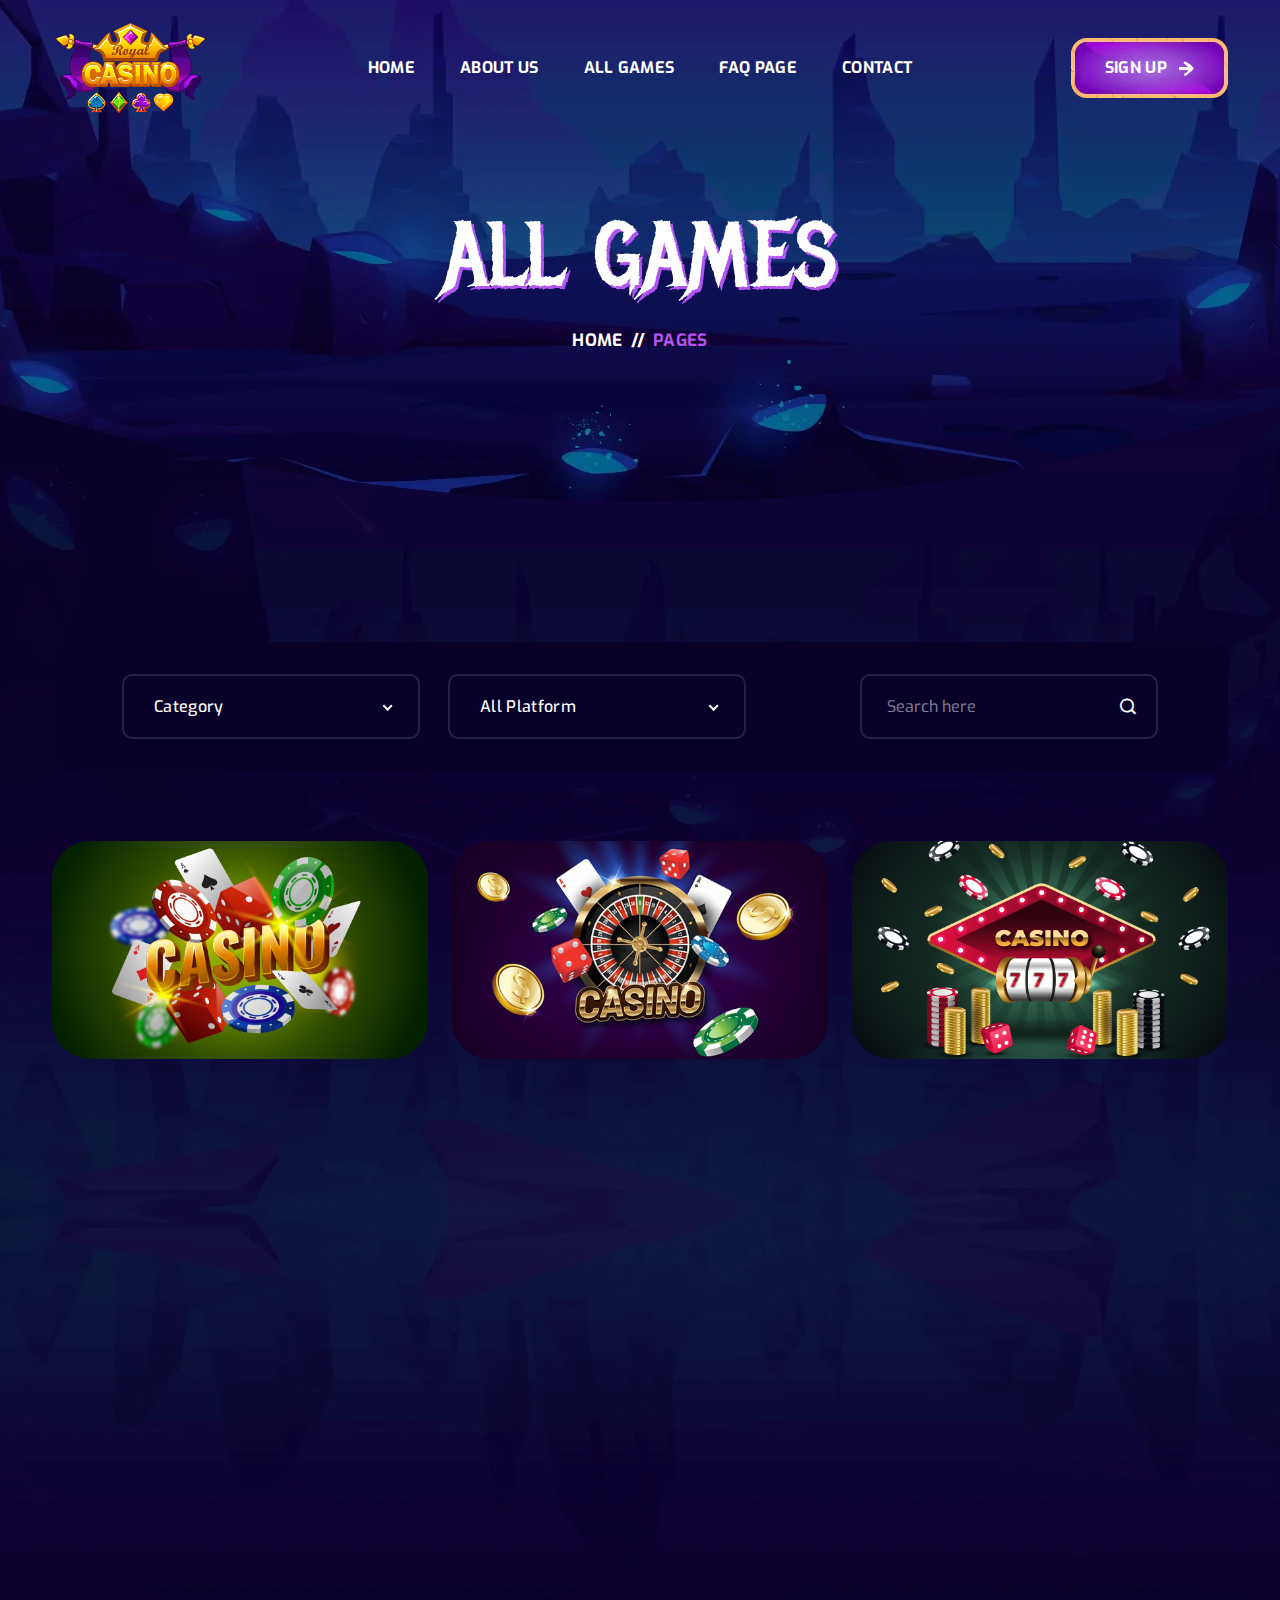
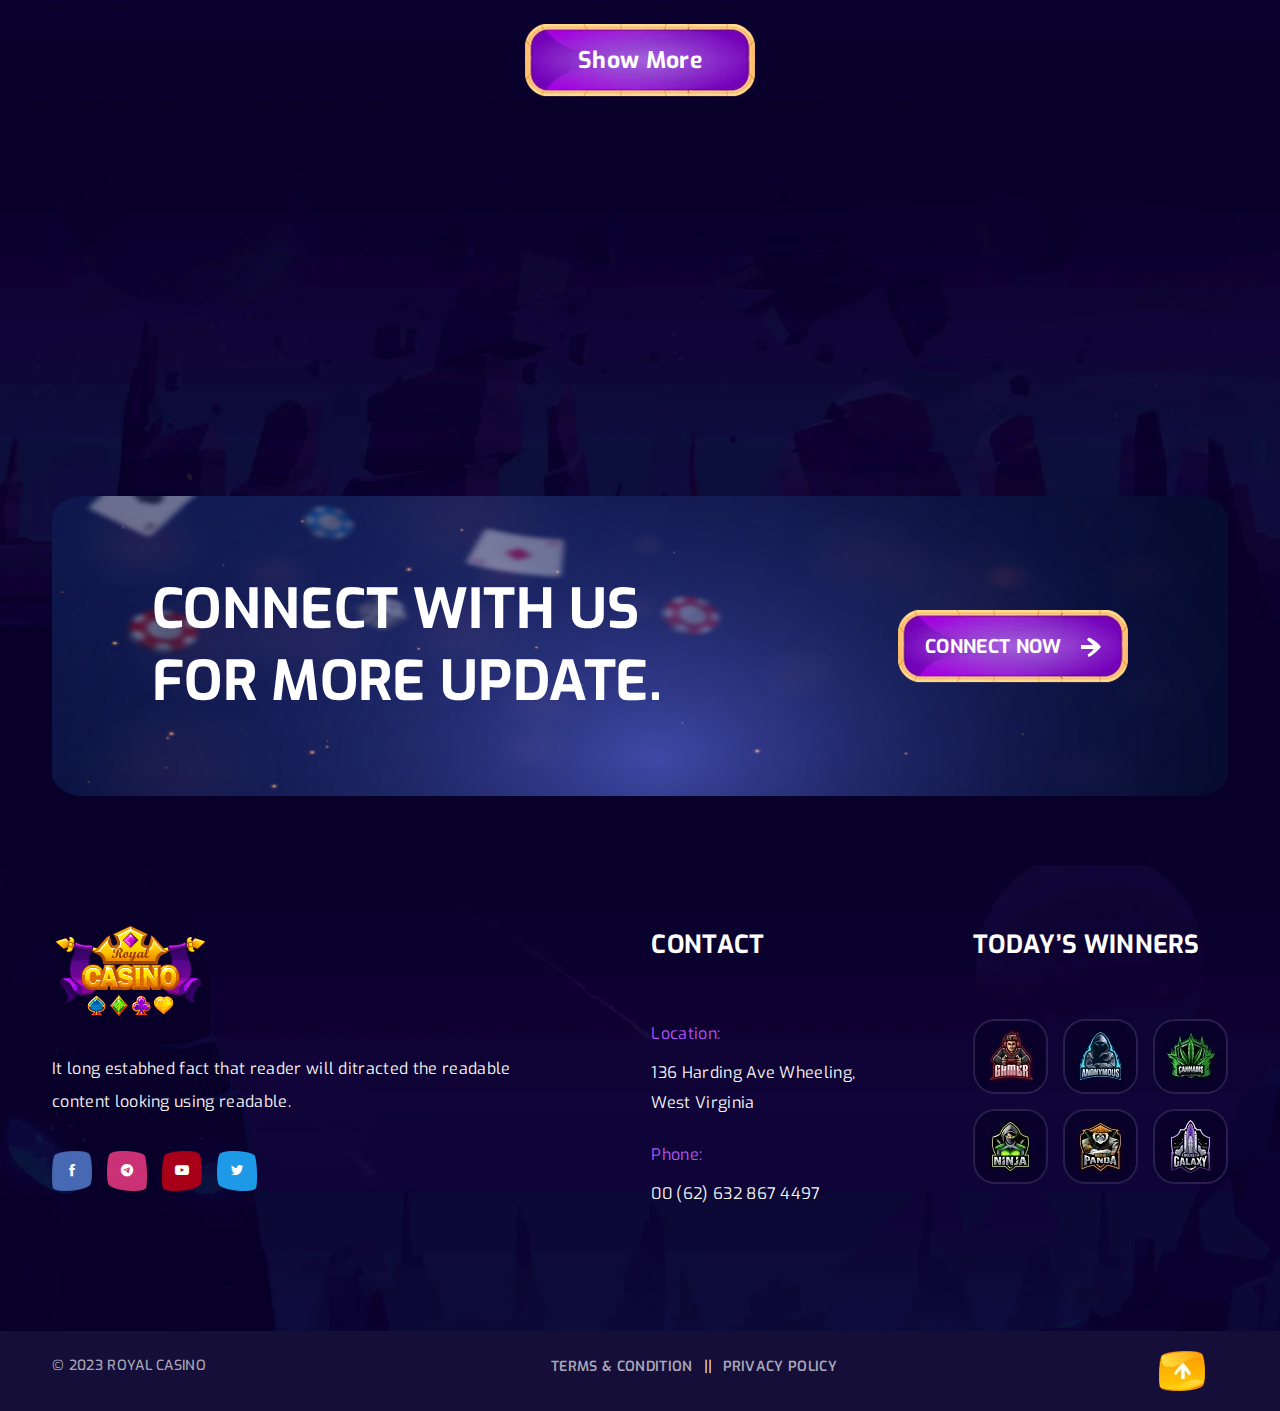
<file: all-game.html>
<!doctype html>
<html class="no-js" lang="en">

<head>
    <meta charset="utf-8">
    <meta http-equiv="x-ua-compatible" content="ie=edge">
    <title>Royal Casino</title>
    <meta name="description" content="240+ Best Bootstrap Templates are available on this website. Find your template for your project compatible with the most popular HTML library in the world."/>
    <meta name="viewport" content="width=device-width, initial-scale=1">
    
    <!-- Add site Favicon -->
    <link rel="shortcut icon" href="assets/pictures/favicon/favicon.ico" type="image/png">

    <!-- CSS 
    ========================= -->
    <link rel="preconnect" href="https://fonts.googleapis.com">
    <link rel="preconnect" href="https://fonts.gstatic.com" crossorigin>
    <link href="https://fonts.googleapis.com/css2?family=Exo:ital,wght@0,100;0,200;0,300;0,400;0,500;0,600;0,700;0,800;0,900;1,100;1,200;1,300;1,400;1,500;1,600;1,700;1,800;1,900&family=Metal+Mania&display=swap" rel="stylesheet">

    <link rel="stylesheet" href="assets/css/vendor/bootstrap.min.css">
    <link rel="stylesheet" href="assets/css/slick.css">
    <link rel="stylesheet" href="assets/css/icofont.min.css">
    <link rel="stylesheet" href="assets/css/animate.css">
    <link rel="stylesheet" href="assets/css/nice-select.css">
    <link rel="stylesheet" href="assets/css/magnific-popup.css">
    <!-- Main Style CSS -->
    <link rel="stylesheet" href="assets/css/style.css">
</head>

<body class="body__bg" data-bgimg="assets/img/bg/body-bg2.webp">
   
  
     <!--offcanvas menu area start-->
     <div class="body_overlay">
                
    </div>
    <div class="offcanvas_menu">
        <div class="container">
            <div class="row">
                <div class="col-12">
                    <div class="offcanvas_menu_wrapper">
                        <div class="canvas_close">
                            <a href="javascript:void(0)"><i class="icofont-close"></i></a>  
                        </div>
                        <div id="menu" class="text-left ">
                            <ul class="offcanvas_main_menu">
                                <li class="menu-item-has-children active"><a href="index.html">Home</a> </li>
                                <li class="menu-item-has-children"><a href="about.html">About Us</a></li>
                                <li class="menu-item-has-children"><a href="#">All Games</a></li>
                                <li class="menu-item-has-children"><a href="faq.html">Faq Page</a></li>
                                <li class="menu-item-has-children"><a href="contact.html">Contact</a></li>
                            </ul>
                        </div>
                    </div>
                </div>
            </div>
        </div>
    </div>
    <!--offcanvas menu area end-->

    <!--header area start-->
    <header class="header_section header_transparent sticky-header">
        <div class="container">
            <div class="row">
                <div class="col-12">
                    <div class="main_header d-flex justify-content-between align-items-center">
                        <div class="header_logo">
                            <a class="sticky_none" href="index.html"><img src="assets/pictures/logo/logo.png" alt=""></a>
                        </div>
                        <!--main menu start-->
                        <div class="main_menu d-none d-lg-block"> 
                            <nav>  
                                <ul class="d-flex">
                                    <li><a href="index.html">Home</a></li> 
                                    <li><a href="about.html">About Us</a></li>
                                    <li><a href="#">All Games</a></li>
                                    <li><a href="faq.html">Faq Page</a></li>
                                    <li><a href="contact.html">Contact</a></li>
                                </ul>  
                            </nav>
                        </div>
                        <!--main menu end-->
                        <div class="header_right_sidebar d-flex align-items-center">
                            <div class="sing_up_btn">
                                <a class="btn btn-link" href="sign-up.html">SIGN UP <img src="assets/img/icon/arrrow-icon2.webp" alt=""> </a>
                            </div>
                            <div class="canvas_open">
                                <a href="javascript:void(0)"><i class="icofont-navigation-menu"></i></a>
                            </div>
                        </div>
                    </div>
                </div>
            </div>
        </div>
    </header>
    <!--header area end-->

    <!-- breadcrumbs area start -->
    <div class="breadcrumbs_aree breadcrumbs_bg mb-140" data-bgimg="assets/img/bg/breadcrumbs-bg.webp">
        <div class="container">
            <div class="row">
                <div class="col-12">
                    <div class="breadcrumbs_text text-center">
                        <h1>All GAMES</h1>
                        <ul class="d-flex justify-content-center">
                            <li><a href="index.html">Home </a></li>
                            <li> <span>//</span></li>
                            <li>  PAGES</li>
                        </ul>
                    </div>
                </div>
            </div>
        </div>
    </div>
    <!-- breadcrumbs area end -->

    <!-- page wrapper start -->
    <div class="page_wrapper">

        <!-- popular gaming  section start -->
        <div class="gaming_page_section mb-125">
            <div class="container">
                <div class="gaming_page_header mb-70">
                    <form action="#">
                        <div class="gaming_header_inner d-flex justify-content-between">
                            <div class="gaming_form_left d-flex">
                                <div class="gaming_form_list">
                                    <select>
                                        <option selected value="1">Category</option>
                                        <option value="2">Category2</option>
                                        <option value="3">Category3</option>
                                        <option value="4">Category4</option>
                                    </select>
                                </div>
                                <div class="gaming_form_list">
                                    <select>
                                        <option selected value="1">All Platform</option>
                                        <option value="2">Platform2</option>
                                        <option value="3">Platform3</option>
                                        <option value="4">Platform4</option>
                                    </select>
                                </div>
                            </div>
                            <div class="gaming_form_search">
                                <input placeholder="Search here" type="text">
                                <button><i class="icofont-search-1"></i></button>
                            </div>
                        </div>
                    </form>
                </div>
                <div class="gaming_page_inner">
                    <div class="row">
                        <div class="col-lg-4 col-md-6">
                            <div class="popular_gaming_thumb wow fadeInUp" data-wow-delay="0.1s" data-wow-duration="1.1s">
                                <a href="https://www.casino.org/games/" target="_blank"><img src="assets/pictures/others/01.jpg" alt=""></a>
                                <div class="gaming_details_btn">
                                        <a class="btn btn-link" href="https://www.casino.org/games/" target="_blank">Play now <img src="assets/img/icon/arrrow-icon.webp" alt=""> </a>
                                </div>
                            </div>
                        </div>
                        <div class="col-lg-4 col-md-6">
                            <div class="popular_gaming_thumb wow fadeInUp" data-wow-delay="0.2s" data-wow-duration="1.2s">
                            <a href="https://www.casino.org/games/" target="_blank"><img src="assets/pictures/others/02.jpg" alt=""></a>
                            <div class="gaming_details_btn">
                                    <a class="btn btn-link" href="https://www.casino.org/games/" target="_blank">Play now<img src="assets/img/icon/arrrow-icon.webp" alt=""> </a>
                                </div>
                            </div>
                        </div>
                        <div class="col-lg-4 col-md-6">
                            <div class="popular_gaming_thumb wow fadeInUp" data-wow-delay="0.3s" data-wow-duration="1.3s">
                            <a href="https://www.casino.org/games/" target="_blank"><img src="assets/pictures/others/03.jpg" alt=""></a>
                                <div class="gaming_details_btn">
                                    <a class="btn btn-link" href="https://www.casino.org/games/" target="_blank">Play now <img src="assets/img/icon/arrrow-icon.webp" alt=""> </a>
                                </div>
                            </div>
                        </div>
                        <div class="col-lg-4 col-md-6">
                            <div class="popular_gaming_thumb wow fadeInUp" data-wow-delay="0.4s" data-wow-duration="1.4s">
                            <a href="https://www.casino.org/games/" target="_blank"><img src="assets/pictures/others/04.jpg" alt=""></a>
                                <div class="gaming_details_btn">
                                    <a class="btn btn-link" href="https://www.casino.org/games/" target="_blank">Play now <img src="assets/img/icon/arrrow-icon.webp" alt=""> </a>
                                </div>
                            </div>
                        </div>
                        <div class="col-lg-4 col-md-6">
                            <div class="popular_gaming_thumb wow fadeInUp" data-wow-delay="0.1s" data-wow-duration="1.1s">
                            <a href="https://www.casino.org/games/" target="_blank"><img src="assets/pictures/others/05.jpg" alt=""></a>
                                <div class="gaming_details_btn">
                                    <a class="btn btn-link" href="https://www.casino.org/games/" target="_blank">Play now <img src="assets/img/icon/arrrow-icon.webp" alt=""> </a>
                                </div>
                            </div>
                        </div>
                        <div class="col-lg-4 col-md-6">
                            <div class="popular_gaming_thumb wow fadeInUp" data-wow-delay="0.2s" data-wow-duration="1.2s">
                            <a href="https://www.casino.org/games/" target="_blank"><img src="assets/pictures/others/06.jpg" alt=""></a>
                            <div class="gaming_details_btn">
                                    <a class="btn btn-link" href="https://www.casino.org/games/" target="_blank">Play now <img src="assets/img/icon/arrrow-icon.webp" alt=""> </a>
                                </div>
                            </div>
                        </div>
                        <div class="col-lg-4 col-md-6">
                            <div class="popular_gaming_thumb wow fadeInUp" data-wow-delay="0.2s" data-wow-duration="1.2s">
                            <a href="https://www.casino.org/games/" target="_blank"><img src="assets/pictures/others/07.jpg" alt=""></a>
                            <div class="gaming_details_btn">
                                    <a class="btn btn-link" href="https://www.casino.org/games/" target="_blank">Play now<img src="assets/img/icon/arrrow-icon.webp" alt=""> </a>
                                </div>
                            </div>
                        </div>
                        <div class="col-lg-4 col-md-6">
                            <div class="popular_gaming_thumb wow fadeInUp" data-wow-delay="0.2s" data-wow-duration="1.2s">
                            <a href="https://www.casino.org/games/" target="_blank"><img src="assets/pictures/others/08.jpg" alt=""></a>
                            <div class="gaming_details_btn">
                                    <a class="btn btn-link" href="https://www.casino.org/games/" target="_blank">Play now <img src="assets/img/icon/arrrow-icon.webp" alt=""> </a>
                                </div>
                            </div>
                        </div>
                        

                        <!-- Show More -->
                        <div class="col-lg-4 col-md-6" id="game9" style="display: none;">
                            <div class="popular_gaming_thumb wow fadeInUp" data-wow-delay="0.2s" data-wow-duration="1.2s">
                            <a href="https://www.casino.org/games/" target="_blank"><img src="assets/pictures/others/09.jpg" alt=""></a>
                            <div class="gaming_details_btn">
                                    <a class="btn btn-link" href="https://www.casino.org/games/" target="_blank">Play now <img src="assets/img/icon/arrrow-icon.webp" alt=""> </a>
                                </div>
                            </div>
                        </div>
                        <div class="col-lg-4 col-md-6" id="game10" style="display: none;">
                            <div class="popular_gaming_thumb wow fadeInUp" data-wow-delay="0.2s" data-wow-duration="1.2s">
                            <a href="https://www.casino.org/games/" target="_blank"><img src="assets/pictures/others/10.jpg" alt=""></a>
                            <div class="gaming_details_btn">
                                    <a class="btn btn-link" href="https://www.casino.org/games/" target="_blank">Play now <img src="assets/img/icon/arrrow-icon.webp" alt=""> </a>
                                </div>
                            </div>
                        </div>
                        <div class="col-lg-4 col-md-6" id="game11" style="display: none;">
                            <div class="popular_gaming_thumb wow fadeInUp" data-wow-delay="0.2s" data-wow-duration="1.2s">
                            <a href="https://www.casino.org/games/" target="_blank"><img src="assets/pictures/others/11.jpg" alt=""></a>
                            <div class="gaming_details_btn">
                                    <a class="btn btn-link" href="https://www.casino.org/games/" target="_blank">Play now <img src="assets/img/icon/arrrow-icon.webp" alt=""> </a>
                                </div>
                            </div>
                        </div>
                        <div class="col-lg-4 col-md-6" id="game12" style="display: none;">
                            <div class="popular_gaming_thumb wow fadeInUp" data-wow-delay="0.2s" data-wow-duration="1.2s">
                            <a href="https://www.casino.org/games/" target="_blank"><img src="assets/pictures/others/12.jpg" alt=""></a>
                            <div class="gaming_details_btn">
                                    <a class="btn btn-link" href="https://www.casino.org/games/" target="_blank">Play now <img src="assets/img/icon/arrrow-icon.webp" alt=""> </a>
                                </div>
                            </div>
                        </div>
                        <div class="col-lg-4 col-md-6" id="game13" style="display: none;">
                            <div class="popular_gaming_thumb wow fadeInUp" data-wow-delay="0.2s" data-wow-duration="1.2s">
                            <a href="https://www.casino.org/games/" target="_blank"><img src="assets/pictures/others/13.jpg" alt=""></a>
                            <div class="gaming_details_btn">
                                    <a class="btn btn-link" href="https://www.casino.org/games/" target="_blank">Play now <img src="assets/img/icon/arrrow-icon.webp" alt=""> </a>
                                </div>
                            </div>
                        </div>
                        <div class="col-lg-4 col-md-6" id="game14" style="display: none;">
                            <div class="popular_gaming_thumb wow fadeInUp" data-wow-delay="0.2s" data-wow-duration="1.2s">
                            <a href="https://www.casino.org/games/" target="_blank"><img src="assets/pictures/others/14.jpg" alt=""></a>
                            <div class="gaming_details_btn">
                                    <a class="btn btn-link" href="https://www.casino.org/games/" target="_blank">Play now <img src="assets/img/icon/arrrow-icon.webp" alt=""> </a>
                                </div>
                            </div>
                        </div>
                        <!-- end Show More -->

                    </div>
                </div>
                <div class="others_gane_btn text-center">
                    <a class="btn btn-link" href="javascript:void(0);" onclick="showOthersGames()">Show More </a>
                </div>

                <!-- Script to show more games -->
                <script>
                    function showOthersGames() {
                        var game9 = document.getElementById("game9");
                        var game10 = document.getElementById("game10");
                        var game11 = document.getElementById("game11");
                        var game12 = document.getElementById("game12");
                        var game13 = document.getElementById("game13");
                        var game14 = document.getElementById("game14");
                
                        // Toggle the display property of game8 and game9 to show/hide them
                        if (game9.style.display === "none") {
                            game9.style.display = "block";
                            setTimeout(() => (game9.style.opacity = "1"), 10); // Delay the fade-up to avoid abrupt appearance
                            game10.style.display = "block";
                            setTimeout(() => (game10.style.opacity = "1"), 10);
                            game11.style.display = "block";
                            setTimeout(() => (game11.style.opacity = "1"), 10);
                            game12.style.display = "block";
                            setTimeout(() => (game12.style.opacity = "1"), 10);
                            game13.style.display = "block";
                            setTimeout(() => (game13.style.opacity = "1"), 10);
                            game14.style.display = "block";
                            setTimeout(() => (game14.style.opacity = "1"), 10);
                        } else {
                            // Fade it down
                            game9.style.opacity = "0"; 
                            game10.style.opacity = "0";
                            game11.style.opacity = "0";
                            game12.style.opacity = "0";
                            game13.style.opacity = "0";
                            game14.style.opacity = "0";
                            setTimeout(() => {
                                // After the fade-down animation completes, hide the elements
                                game9.style.display = "none";
                                game10.style.display = "none";
                                game11.style.display = "none";
                                game12.style.display = "none";
                                game13.style.display = "none";
                                game14.style.display = "none";
                            }, 500); // Set the delay to match the transition time in milliseconds
                        }
                    }
                </script>
                <!-- end Script -->
            </div>
        </div>
        <!-- popular gaming section end -->

        <!-- counterup section start -->
        <section class="counterup_section mb-115 wow fadeInUp" data-wow-delay="0.1s" data-wow-duration="1.1s">
            <div class="container">
                <div class="row">
                    <div class="col-12">
                        <div class="counterup_inner d-flex justify-content-center">
                            <div class="single_counterup one">
                                <div class="counterup_text">
                                    <h2 class="counterup color1">30,890,122,697</h2>
                                    <span>WINNING JACKPOTS</span>
                                </div>
                            </div>
                            <!-- <div class="single_counterup three">
                                <div class="counterup_text">
                                    <h2 class="counterup color3">5367</h2>
                                    <span>YOUTUBE STREAMS</span>
                                </div>
                            </div> -->
                            <div class="single_counterup four">
                                <div class="counterup_text">
                                    <h2 class="counterup color4">428</h2>
                                    <span>TOTAL GAMES</span>
                                </div>
                            </div>
                            <div class="single_counterup two">
                                <div class="counterup_text">
                                    <h2 class="counterup color2">100,000,000,000</h2>
                                    <span>TOTAL MONEY WON</span>
                                </div>
                            </div>
                        </div>
                    </div>
                </div>
            </div>
        </section>
        <!-- counterup section end -->

        <!-- gaming update section start -->
        <section class="gaming_update_section">
            <div class="container">
                <div class="row">
                    <div class="col-12">
                        <div class="gaming_update_inner d-flex justify-content-between align-items-center" data-bgimg="assets/pictures/bg/bg-modified.png">
                            <div class="gaming_update_text">
                                <h2>Connect with us <br>
                                    for more update.</h2>
                            </div>
                            <div class="gaming_update_btn">
                                <a class="btn btn-link" href="contact.html">CONNECT NOW <img src="assets/img/icon/arrrow-icon.webp" alt=""> </a>
                            </div>
                        </div>
                    </div>
                </div>
            </div>
        </section>
        <!-- gaming update section end -->

    </div>
    <!-- page wrapper end -->

    <!--footer area start-->
    <footer class="footer_widgets">
        <div class="main_footer">
            <div class="container">
                <div class="row">
                    <div class="col-12">
                        <div class="main_footer_inner d-flex">
                            <div class="footer_widget_list">
                                <div class="footer_logo">
                                    <a href="#"><img src="assets/pictures/logo/logo.png" alt=""></a>
                                </div>
                                <div class="footer_contact_desc">
                                    <p>It long estabhed fact that reader
                                        will ditracted the readable content
                                        looking using readable.</p>
                                </div>
                                <div class="footer_social">
                                    <ul class="d-flex">
                                        <li><a class="facebook" href="https://www.facebook.com" target="_blank"><i class="icofont-facebook"></i></a></li>
                                        <li><a class="dribbble" href="https://web.telegram.org/k/" target="_blank"><i class="icofont-telegram"></i></a></li>
                                        <li><a class="youtube" href="https://www.youtube.com" target="_blank"><i class="icofont-youtube-play"></i></a></li>
                                        <li><a class="twitter" href="https://twitter.com" target="_blank"><i class="icofont-twitter"></i></a></li>
                                    </ul>
                                </div>
                            </div>
                            <div class="footer_widget_list contact">
                                <h3>Contact</h3>
                                <div class="footer_contact_info">
                                    <div class="footer_contact_info_list">
                                        <span>Location:</span>
                                        <p>136 Harding Ave
                                            Wheeling, West Virginia</p>
                                    </div>
                                    <div class="footer_contact_info_list">
                                        <span>Phone:</span>
                                        <p><a href="#">00 (62) 632 867 4497</a></p>
                                    </div>
                                </div>
                            </div>
                            <div class="footer_widget_list">
                                <h3>today’s winners</h3>
                                <div class="footer_winners_gallery">
                                    <div class="footer_winners_list d-flex">
                                        <div class="footer_winners_thumb">
                                            <a href="https://www.casino.org/games/" target="_blank"><img src="assets/img/others/winners1.webp" alt=""></a>
                                        </div>
                                        <div class="footer_winners_thumb">
                                            <a href="https://www.casino.org/games/" target="_blank"><img src="assets/img/others/winners2.webp" alt=""></a>
                                        </div>
                                        <div class="footer_winners_thumb">
                                            <a href="https://www.casino.org/games/" target="_blank"><img src="assets/img/others/winners3.webp" alt=""></a>
                                        </div>
                                    </div>
                                    <div class="footer_winners_list d-flex">
                                        <div class="footer_winners_thumb">
                                            <a href="https://www.casino.org/games/" target="_blank"><img src="assets/img/others/winners4.webp" alt=""></a>
                                        </div>
                                        <div class="footer_winners_thumb">
                                            <a href="https://www.casino.org/games/" target="_blank"><img src="assets/img/others/winners5.webp" alt=""></a>
                                        </div>
                                        <div class="footer_winners_thumb">
                                            <a href="https://www.casino.org/games/" target="_blank"><img src="assets/img/others/winners6.webp" alt=""></a>
                                        </div>
                                    </div>
                                </div>
                            </div>
                        </div>
                    </div> 
                </div>
            </div>
        </div>
        <div class="footer_bottom">
            <div class="container">
                <div class="row">
                    <div class="col-12">
                        <div class="footer_bottom_inner d-flex justify-content-between">
                            <div class="copyright_right">
                                <!-- <p> © 2021  BONX  Made with  <i class="icofont-heart"></i>  by <a href="https://hasthemes.com">HasThemes</a></p> -->
                                <p> © 2023 Royal Casino</p>
                            </div>
                            <div class="footer_bottom_link_menu">
                                <ul class="d-flex">
                                    <li><a href="about.html">Terms & Condition  </a></li>
                                    <li><a href="about.html">Privacy Policy  </a></li>
                                </ul>
                            </div>
                            <div class="scroll__top_icon">
                                <a id="scroll-top" href="#"><img src="assets/img/icon/scroll-top.webp" alt=""></a>
                            </div>
                        </div>
                    </div>
                </div>
            </div>
        </div>
    </footer>
    <!--footer area end-->

   
<!-- JS
============================================ -->
<!--modernizr min js here-->
<script src="assets/js/vendor/modernizr-3.7.1.min.js"></script>

<!-- Vendor JS -->
<script src="assets/js/vendor/jquery-3.6.0.min.js"></script>
<script src="assets/js/vendor/jquery-migrate-3.3.2.min.js"></script>
<script src="assets/js/vendor/popper.js"></script>
<script src="assets/js/vendor/bootstrap.min.js"></script>
<script src="assets/js/slick.min.js"></script>
<script src="assets/js/wow.min.js"></script>
<script src="assets/js/jquery.nice-select.js"></script>
<script src="assets/js/jquery.magnific-popup.min.js"></script>
<script src="assets/js/jquery.counterup.min.js"></script>
<script src="assets/js/jquery-waypoints.js"></script>

<!-- Main JS -->
<script src="assets/js/main.js"></script>



</body>

</html>
</file>
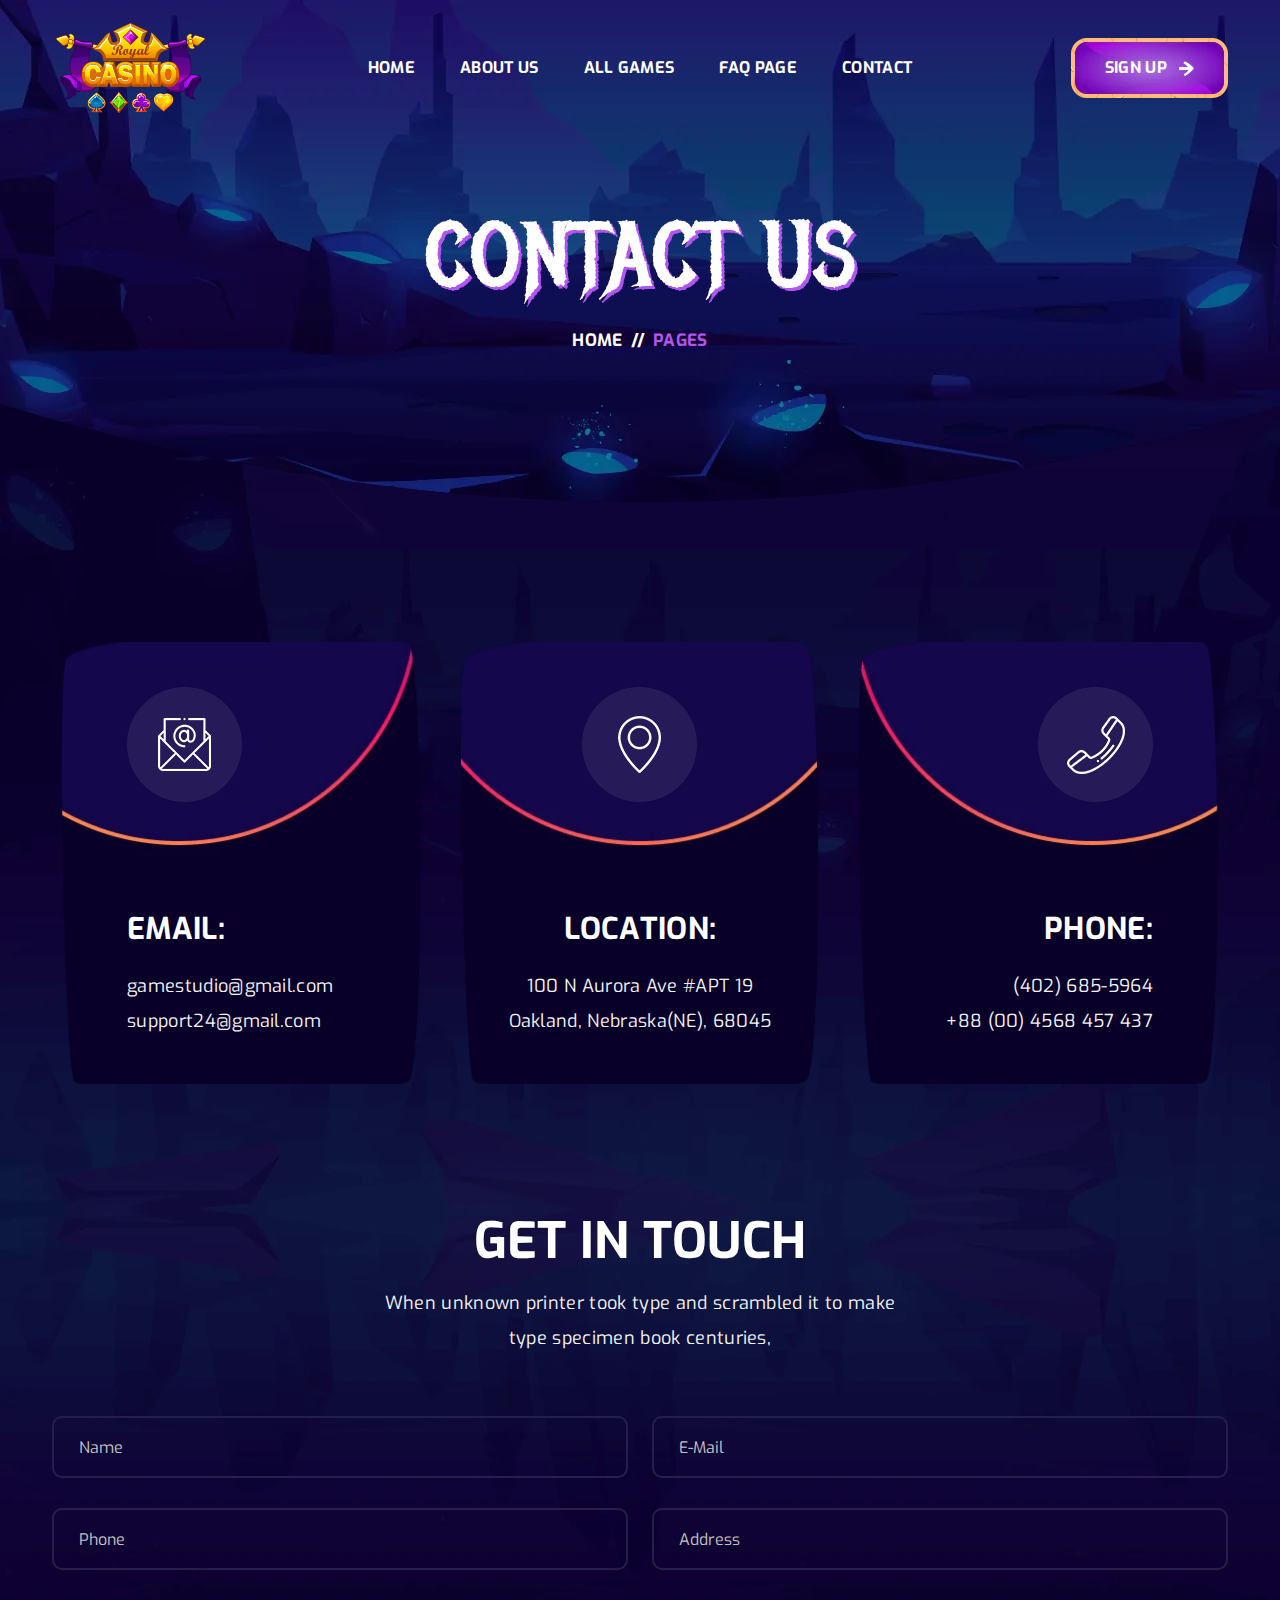
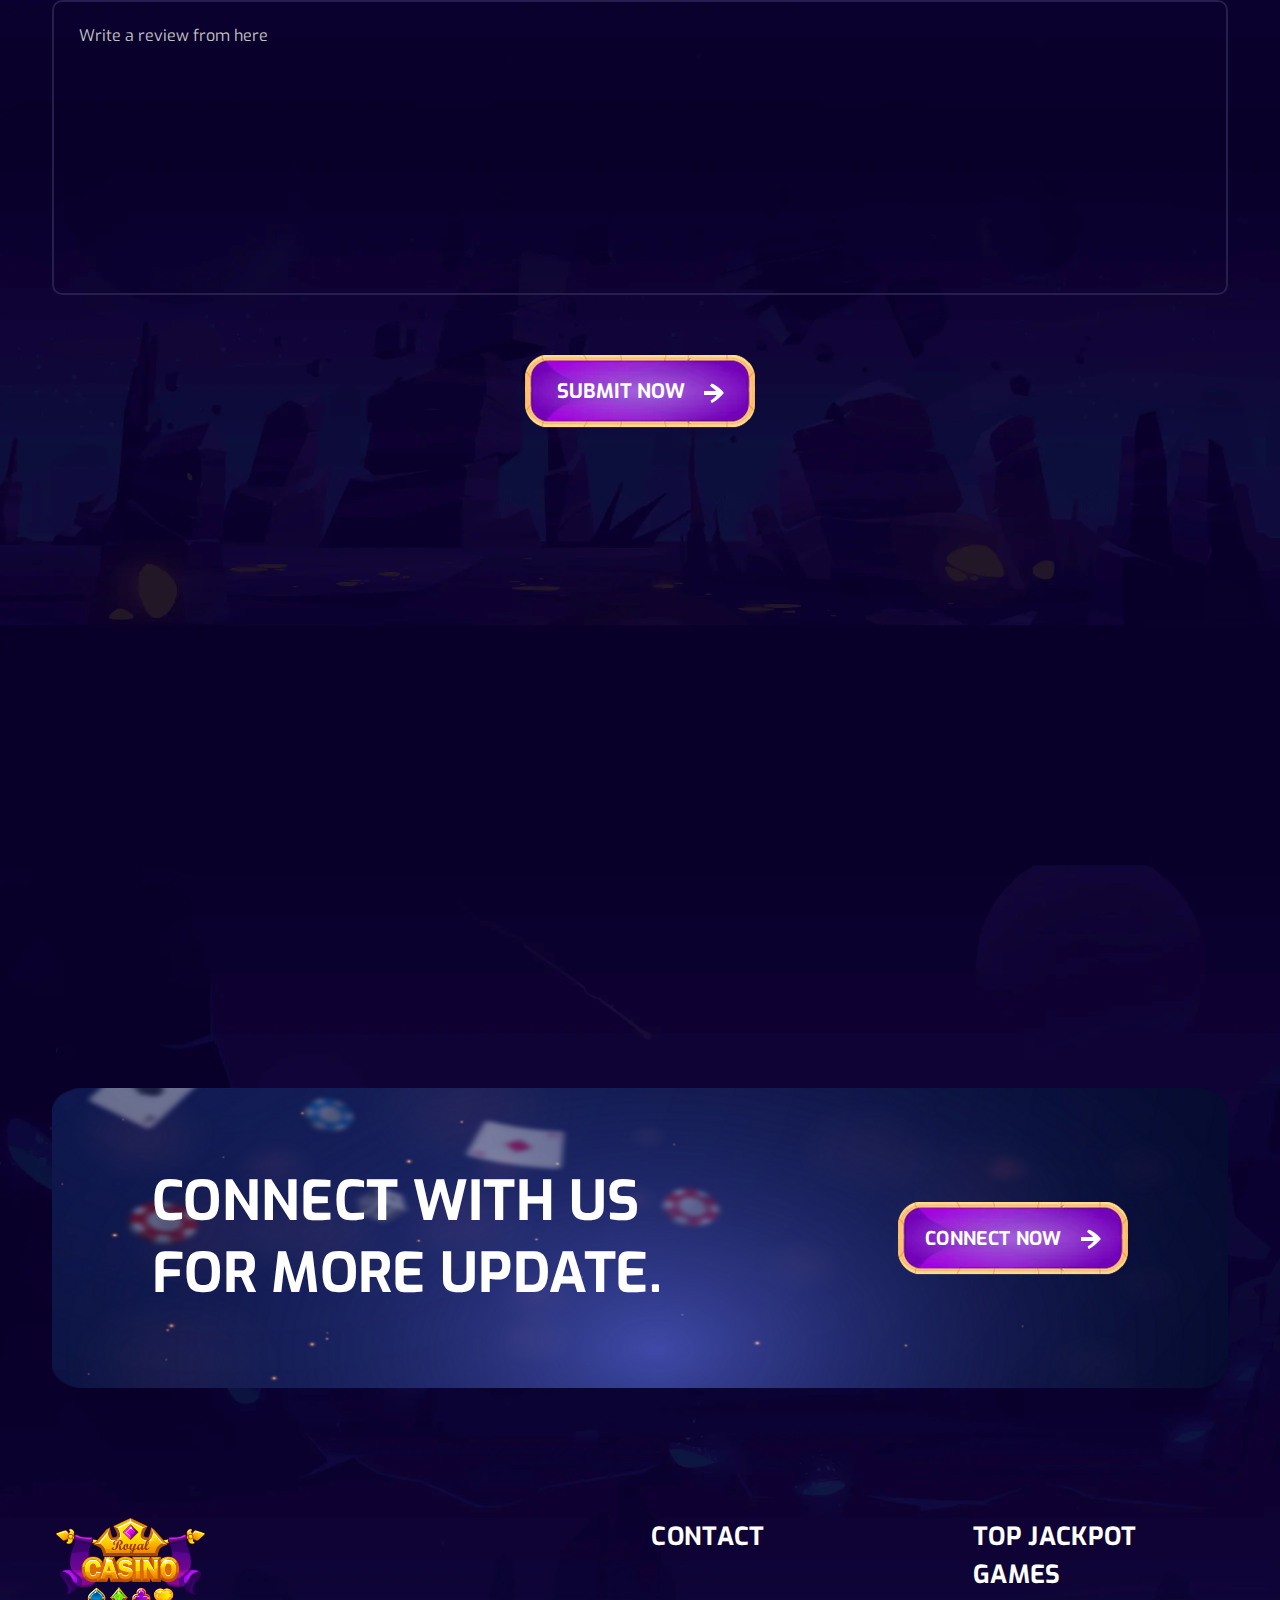
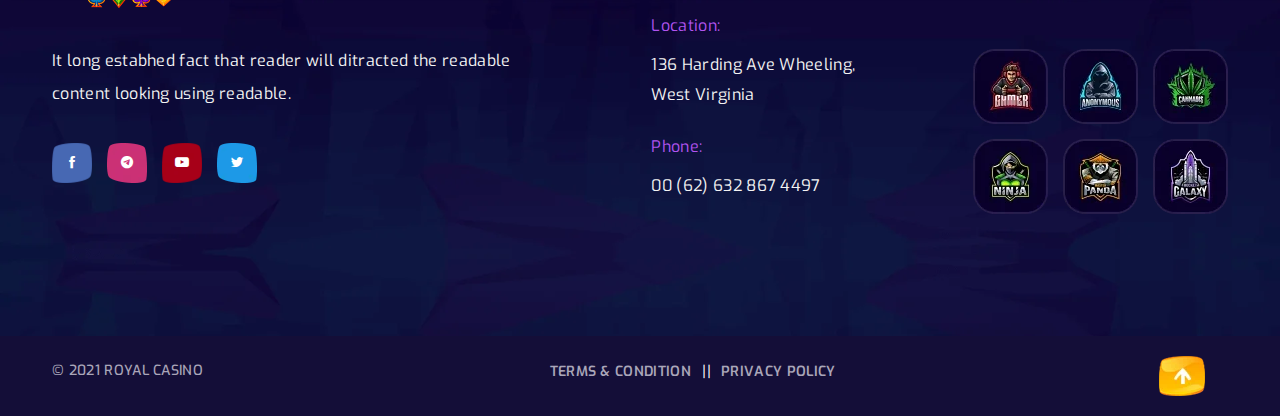
<file: contact.html>
<!doctype html>
<html class="no-js" lang="en">

<head>
    <meta charset="utf-8">
    <meta http-equiv="x-ua-compatible" content="ie=edge">
    <title>Royal Casino</title>
    <meta name="description" content="240+ Best Bootstrap Templates are available on this website. Find your template for your project compatible with the most popular HTML library in the world."/>
    <meta name="viewport" content="width=device-width, initial-scale=1">
    
    <!-- Add site Favicon -->
    <link rel="shortcut icon" href="assets/pictures/favicon/favicon.ico" type="image/png">

    <!-- CSS 
    ========================= -->
    <link rel="preconnect" href="https://fonts.googleapis.com">
    <link rel="preconnect" href="https://fonts.gstatic.com" crossorigin>
    <link href="https://fonts.googleapis.com/css2?family=Exo:ital,wght@0,100;0,200;0,300;0,400;0,500;0,600;0,700;0,800;0,900;1,100;1,200;1,300;1,400;1,500;1,600;1,700;1,800;1,900&family=Metal+Mania&display=swap" rel="stylesheet">

    <link rel="stylesheet" href="assets/css/vendor/bootstrap.min.css">
    <link rel="stylesheet" href="assets/css/slick.css">
    <link rel="stylesheet" href="assets/css/icofont.min.css">
    <link rel="stylesheet" href="assets/css/animate.css">
    <link rel="stylesheet" href="assets/css/nice-select.css">
    <link rel="stylesheet" href="assets/css/magnific-popup.css">
    <!-- Main Style CSS -->
    <link rel="stylesheet" href="assets/css/style.css">
</head>

<body class="body__bg" data-bgimg="assets/img/bg/body-bg2.webp">
   
  
     <!--offcanvas menu area start-->
     <div class="body_overlay">
                
    </div>
    <div class="offcanvas_menu">
        <div class="container">
            <div class="row">
                <div class="col-12">
                    <div class="offcanvas_menu_wrapper">
                        <div class="canvas_close">
                            <a href="javascript:void(0)"><i class="icofont-close"></i></a>  
                        </div>
                        <div id="menu" class="text-left ">
                            <ul class="offcanvas_main_menu">
                                <li class="menu-item-has-children active">
                                    <a href="index.html">Home</a>
                                </li>
                                <li class="menu-item-has-children"><a href="about.html">About Us</a></li>
                                <li class="menu-item-has-children"><a href="all-game.html">All Games</a></li>
                                <li class="menu-item-has-children"><a href="faq.html">Faq Page</a></li>
                                <li class="menu-item-has-children"><a href="#">Contact</a></li>
                            </ul>
                        </div>
                    </div>
                </div>
            </div>
        </div>
    </div>
    <!--offcanvas menu area end-->

    <!--header area start-->
    <header class="header_section header_transparent sticky-header">
        <div class="container">
            <div class="row">
                <div class="col-12">
                    <div class="main_header d-flex justify-content-between align-items-center">
                        <div class="header_logo">
                            <a class="sticky_none" href="index.html"><img src="assets/pictures/logo/logo.png" alt=""></a>
                        </div>
                        <!--main menu start-->
                        <div class="main_menu d-none d-lg-block"> 
                            <nav>  
                                <ul class="d-flex">
                                    <li><a href="index.html">Home</a></li> 
                                    <li><a href="about.html">About Us</a></li>
                                    <li><a href="all-game.html">All Games</a></li>
                                    <li><a href="faq.html">Faq Page</a></li>
                                    <li><a href="#">Contact</a></li>
                                </ul>  
                            </nav>
                        </div>
                        <!--main menu end-->
                        <div class="header_right_sidebar d-flex align-items-center">
                            <div class="sing_up_btn">
                                <a class="btn btn-link" href="sign-up.html">SIGN UP <img src="assets/img/icon/arrrow-icon2.webp" alt=""> </a>
                            </div>
                            <div class="canvas_open">
                                <a href="javascript:void(0)"><i class="icofont-navigation-menu"></i></a>
                            </div>
                        </div>
                    </div>
                </div>
            </div>
        </div>
    </header>
    <!--header area end-->

    <!-- breadcrumbs area start -->
    <div class="breadcrumbs_aree breadcrumbs_bg mb-140" data-bgimg="assets/img/bg/breadcrumbs-bg.webp">
        <div class="container">
            <div class="row">
                <div class="col-12">
                    <div class="breadcrumbs_text text-center">
                        <h1>Contact us</h1>
                        <ul class="d-flex justify-content-center">
                            <li><a href="index.html">Home </a></li>
                            <li> <span>//</span></li>
                            <li>  PAGES</li>
                        </ul>
                    </div>
                </div>
            </div>
        </div>
    </div>
    <!-- breadcrumbs area end -->
    <!-- page wrapper start -->
    <div class="page_wrapper">
    
        <!-- contact section start -->
        <section class="contact_page_section mb-140">
            <div class="container">
                <div class="contact_info_area">
                    <div class="row">
                        <div class="col-lg-4 col-md-4 col-sm-6">
                            <div class="contact_info_list left wow fadeInUp" data-bgimg="assets/img/others/gaming-world-bg1.webp" data-wow-delay="0.1s" data-wow-duration="1.1s">
                                <div class="contact_info_thumb">
                                    <img src="assets/img/icon/email.webp" alt="">
                                </div>
                                <div class="contact_info_text">
                                    <h3>Email:</h3>
                                    <p>
                                        <a href="mailto:gamestudio@gmail.com">gamestudio@gmail.com</a>  <br>
                                        <a href="mailto:support24@gmail.com">support24@gmail.com</a>
                                    </p>
                                </div>
                            </div>
                        </div>
                        <div class="col-lg-4 col-md-4 col-sm-6">
                            <div class="contact_info_list center wow fadeInUp" data-bgimg="assets/img/others/gaming-world-bg2.webp" data-wow-delay="0.2s" data-wow-duration="1.2s">
                                <div class="contact_info_thumb">
                                    <img src="assets/img/icon/location.webp" alt="">
                                </div>
                                <div class="contact_info_text">
                                    <h3>Location:</h3>
                                    <p>100 N Aurora Ave #APT 19
                                        Oakland, Nebraska(NE), 68045</p>
                                </div>
                            </div>
                        </div>
                        <div class="col-lg-4 col-md-4 col-sm-6">
                            <div class="contact_info_list right wow fadeInUp" data-bgimg="assets/img/others/gaming-world-bg3.webp" data-wow-delay="0.3s" data-wow-duration="1.3s">
                                <div class="contact_info_thumb">
                                    <img src="assets/img/icon/phone.webp" alt="">
                                </div>
                                <div class="contact_info_text">
                                    <h3>Phone:</h3>
                                    <p> 
                                        <a href="tel:(402)685-5964"> (402) 685-5964</a>
                                        <a href="tel:+88(00)4568457437"> +88 (00) 4568 457 437</a>
                                    </p>
                                </div>
                            </div>
                        </div>
                    </div>
                </div>

                
                <div class="contact_form_area">
                    <div class="section_title text-center mb-60">
                        <h2>GET IN TOUCH</h2>
                        <p>When unknown printer took type and scrambled it to make <br>
                            type specimen book centuries,</p>
                    </div>
                    <div class="contact_form_inner">
                        <form id="contact-form" action="assets/mail.php">
                            <div class="row">
                                <div class="col-lg-6">
                                    <div class="form_input">
                                        <input name="con_name" placeholder="Name" type="text">
                                    </div>
                                </div>
                                <div class="col-lg-6">
                                    <div class="form_input">
                                        <input name="con_email"  placeholder="E-Mail" type="text">
                                    </div>
                                </div>
                                <div class="col-lg-6">
                                    <div class="form_input">
                                        <input name="con_phone"  placeholder="Phone" type="text">
                                    </div>
                                </div>
                                <div class="col-lg-6">
                                    <div class="form_input">
                                        <input name="con_address"  placeholder="Address" type="text">
                                    </div>
                                </div>
                            </div>
                            <div class="form_textarea">
                                <textarea name="con_message" placeholder="Write a review from here"></textarea>
                            </div>
                            <div class="form_input_btn text-center">
                                <button type="submit" class="btn btn-link">SUBMIT NOW <img src="assets/img/icon/arrrow-icon.webp" alt=""></button>
                            </div>
                            <p class="form-message"></p>
                        </form>
                    </div>
                </div>
            </div>
        </section>
        <!-- contact section end -->

        <!--contact map start-->
        <div class="contact_map mt-70">
            <iframe src="https://www.google.com/maps/embed?pb=!1m18!1m12!1m3!1d2484.6701389278105!2d-0.13442558407566274!3d51.48256882033922!2m3!1f0!2f0!3f0!3m2!1i1024!2i768!4f13.1!3m3!1m2!1s0x48760532743b90e1%3A0x790260718555a20c!2sU.S.%20Embassy%2C%20London!5e0!3m2!1sen!2sbd!4v1623927462716!5m2!1sen!2sbd"  style="border:0;" allowfullscreen="" loading="lazy"></iframe>
        </div>
        <!--contact map end-->

        <!-- gaming update section start -->
        <section class="gaming_update_section contact_gaming_update">
            <div class="container">
                <div class="row">
                    <div class="col-12">
                        <div class="gaming_update_inner d-flex justify-content-between align-items-center" data-bgimg="assets/pictures/bg/bg-modified.png">
                            <div class="gaming_update_text">
                                <h2>Connect with us <br>
                                    for more update.</h2>
                            </div>
                            <div class="gaming_update_btn">
                                <a class="btn btn-link" href="#">CONNECT NOW <img src="assets/img/icon/arrrow-icon.webp" alt=""> </a>
                            </div>
                        </div>
                    </div>
                </div>
            </div>
        </section>
        <!-- gaming update section end -->

    </div>
    <!-- page wrapper end -->

    <!--footer area start-->
    <footer class="footer_widgets">
        <div class="main_footer">
            <div class="container">
                <div class="row">
                    <div class="col-12">
                        <div class="main_footer_inner d-flex">
                            <div class="footer_widget_list">
                                <div class="footer_logo">
                                    <a href="#"><img src="assets/pictures/logo/logo.png" alt=""></a>
                                </div>
                                <div class="footer_contact_desc">
                                    <p>It long estabhed fact that reader
                                        will ditracted the readable content
                                        looking using readable.</p>
                                </div>
                                <div class="footer_social">
                                    <ul class="d-flex">
                                        <li><a class="facebook" href="https://www.facebook.com" target="_blank"><i class="icofont-facebook"></i></a></li>
                                        <li><a class="dribbble" href="https://web.telegram.org/k/" target="_blank"><i class="icofont-telegram"></i></a></li>
                                        <li><a class="youtube" href="https://www.youtube.com" target="_blank"><i class="icofont-youtube-play"></i></a></li>
                                        <li><a class="twitter" href="https://twitter.com" target="_blank"><i class="icofont-twitter"></i></a></li>
                                    </ul>
                                </div>
                            </div>
                            <div class="footer_widget_list contact">
                                <h3>Contact</h3>
                                <div class="footer_contact_info">
                                    <div class="footer_contact_info_list">
                                        <span>Location:</span>
                                        <p>136 Harding Ave
                                            Wheeling, West Virginia</p>
                                    </div>
                                    <div class="footer_contact_info_list">
                                        <span>Phone:</span>
                                        <p><a href="#">00 (62) 632 867 4497</a></p>
                                    </div>
                                </div>
                            </div>
                            <div class="footer_widget_list">
                                <h3>Top Jackpot Games</h3>
                                <div class="footer_winners_gallery">
                                    <div class="footer_winners_list d-flex">
                                        <div class="footer_winners_thumb">
                                            <a href="game-details.html"><img src="assets/img/others/winners1.webp" alt=""></a>
                                        </div>
                                        <div class="footer_winners_thumb">
                                            <a href="game-details.html"><img src="assets/img/others/winners2.webp" alt=""></a>
                                        </div>
                                        <div class="footer_winners_thumb">
                                            <a href="game-details.html"><img src="assets/img/others/winners3.webp" alt=""></a>
                                        </div>
                                    </div>
                                    <div class="footer_winners_list d-flex">
                                        <div class="footer_winners_thumb">
                                            <a href="game-details.html"><img src="assets/img/others/winners4.webp" alt=""></a>
                                        </div>
                                        <div class="footer_winners_thumb">
                                            <a href="game-details.html"><img src="assets/img/others/winners5.webp" alt=""></a>
                                        </div>
                                        <div class="footer_winners_thumb">
                                            <a href="game-details.html"><img src="assets/img/others/winners6.webp" alt=""></a>
                                        </div>
                                    </div>
                                </div>
                            </div>
                            <!-- <div class="footer_widget_list footer_list_menu">
                                <h3>Content</h3>
                                <div class="footer_menu">
                                    <ul>
                                        <li><a href="about.html"> Copywriting</a></li>
                                        <li><a href="about.html">Social Media</a></li>
                                        <li><a href="about.html">Interactive Media</a></li>
                                        <li><a href="about.html">Motion Design</a></li>
                                        <li><a href="about.html">Illustration</a></li>
                                    </ul>
                                </div>
                            </div> -->
                        </div>
                    </div> 
                </div>
            </div>
        </div>
        <div class="footer_bottom">
            <div class="container">
                <div class="row">
                    <div class="col-12">
                        <div class="footer_bottom_inner d-flex justify-content-between">
                            <div class="copyright_right">
                                <!-- <p> © 2021  BONX  Made with  <i class="icofont-heart"></i>  by <a href="https://hasthemes.com">HasThemes</a></p> -->
                                <p> © 2021  Royal Casino </p>
                            </div>
                            <div class="footer_bottom_link_menu">
                                <ul class="d-flex">
                                    <li><a href="about.html">Terms & Condition  </a></li>
                                    <li><a href="about.html">Privacy Policy  </a></li>
                                </ul>
                            </div>

                            <div class="scroll__top_icon">
                                <a id="scroll-top" href="#"><img src="assets/img/icon/scroll-top.webp" alt=""></a>
                            </div>
                        </div>
                    </div>
                </div>
            </div>
        </div>
    </footer>
    <!--footer area end-->
   
<!-- JS
============================================ -->
<!--modernizr min js here-->
<script src="assets/js/vendor/modernizr-3.7.1.min.js"></script>

<!-- Vendor JS -->
<script src="assets/js/vendor/jquery-3.6.0.min.js"></script>
<script src="assets/js/vendor/jquery-migrate-3.3.2.min.js"></script>
<script src="assets/js/vendor/popper.js"></script>
<script src="assets/js/vendor/bootstrap.min.js"></script>
<script src="assets/js/slick.min.js"></script>
<script src="assets/js/wow.min.js"></script>
<script src="assets/js/jquery.nice-select.js"></script>
<script src="assets/js/jquery.magnific-popup.min.js"></script>
<script src="assets/js/jquery.counterup.min.js"></script>
<script src="assets/js/jquery-waypoints.js"></script>
<script src="assets/js/ajax-mail.js"></script>

<!-- Main JS -->
<script src="assets/js/main.js"></script>



</body>

</html>
</file>
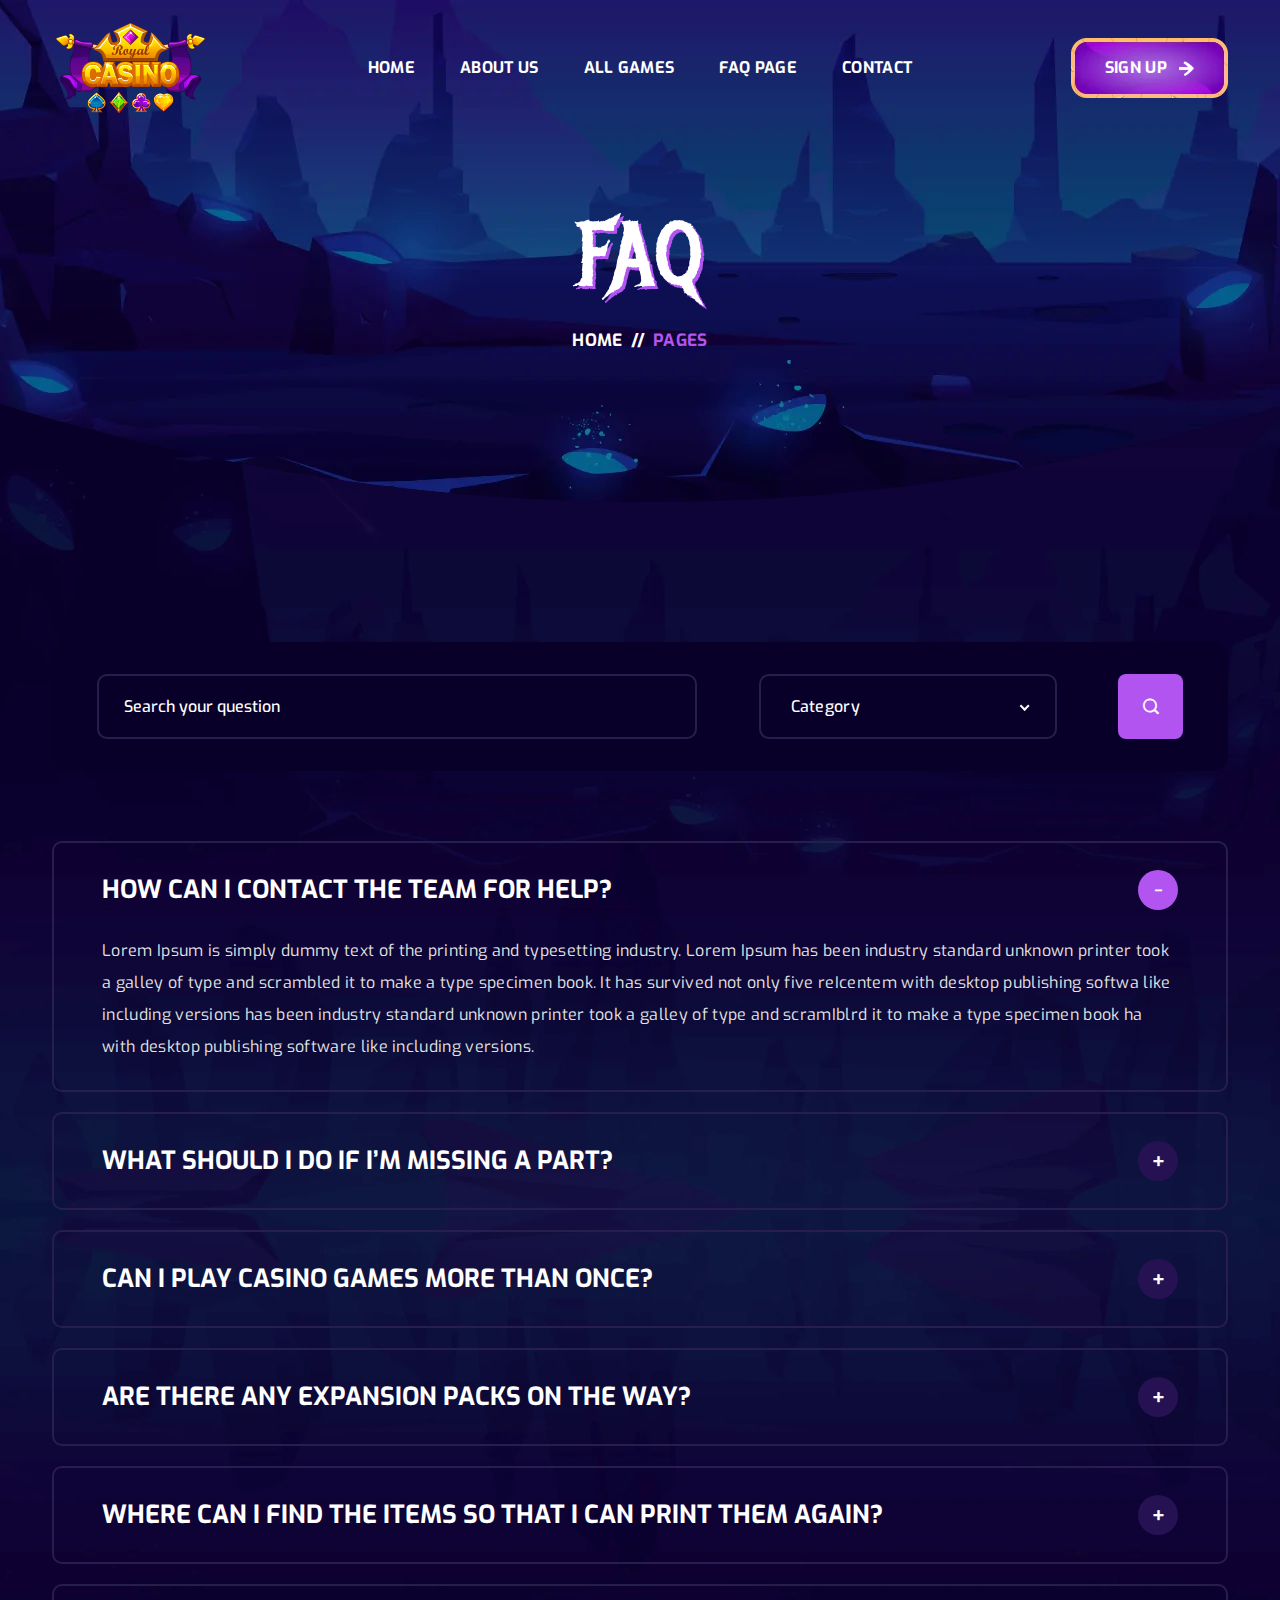
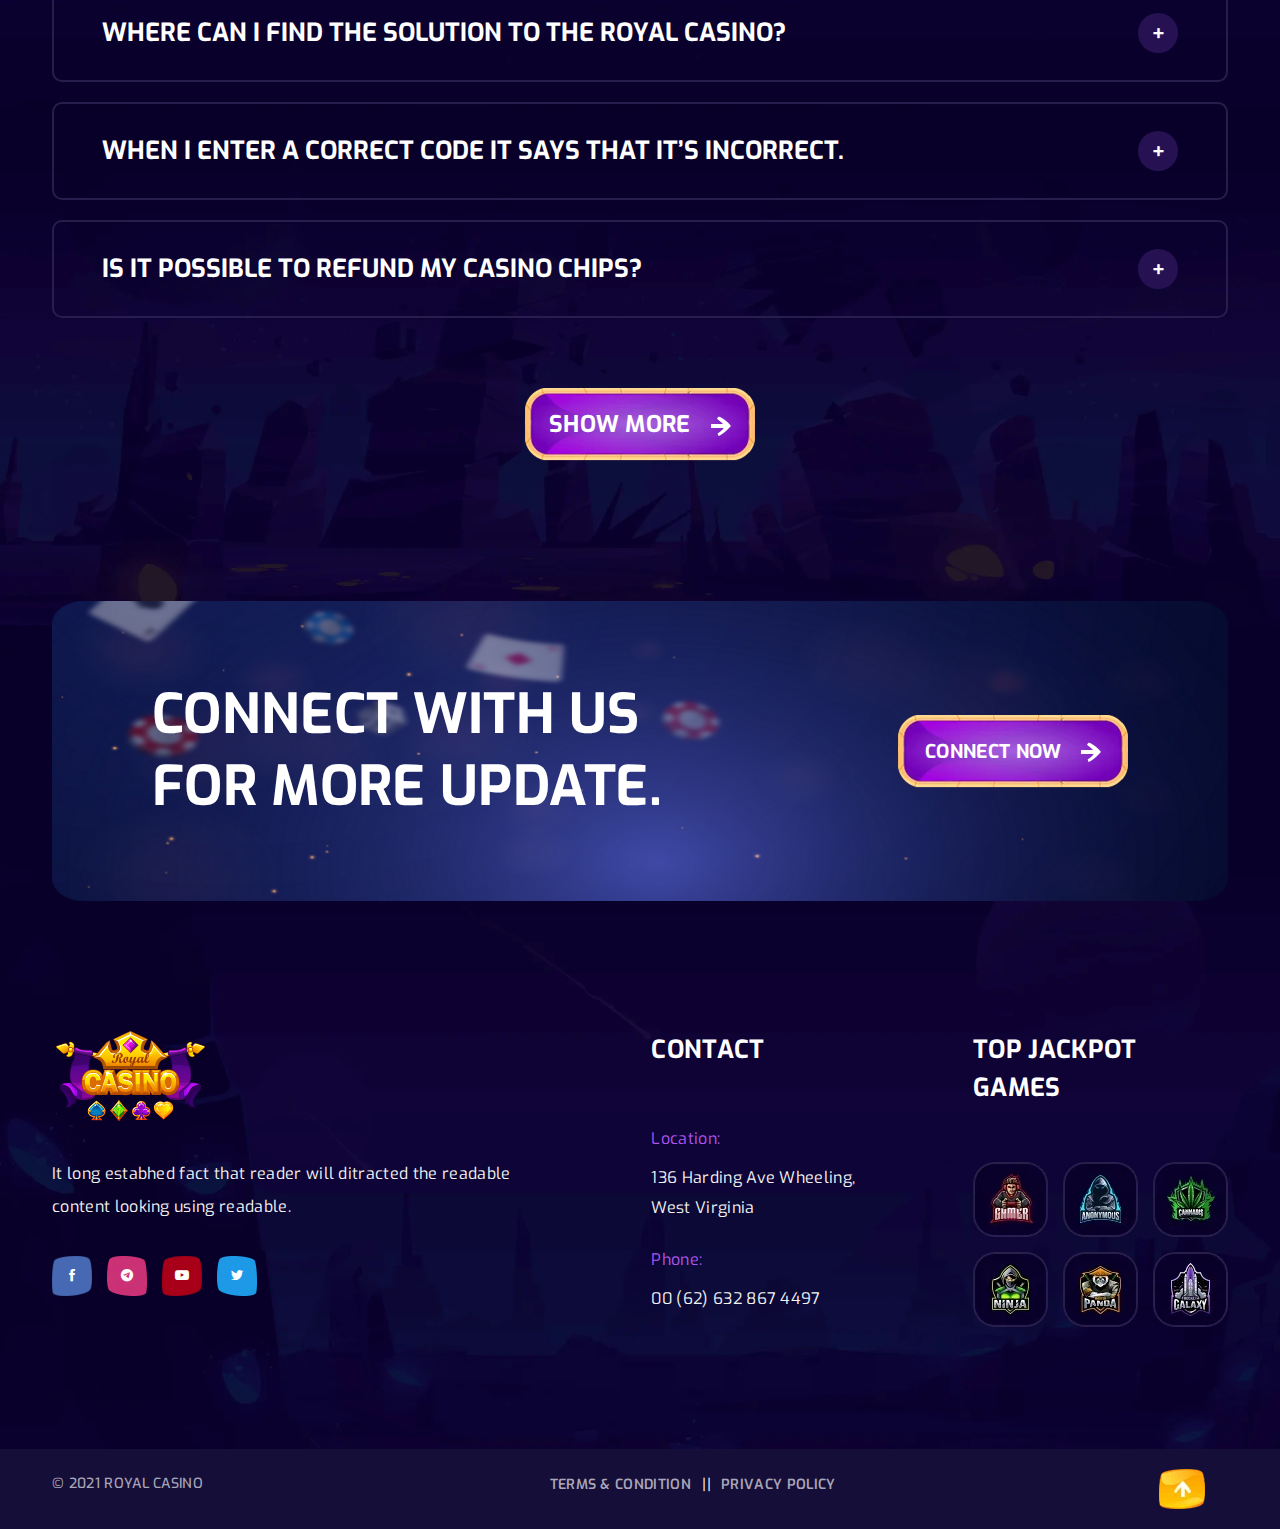
<file: faq.html>
<!doctype html>
<html class="no-js" lang="en">

<head>
    <meta charset="utf-8">
    <meta http-equiv="x-ua-compatible" content="ie=edge">
    <title>Royal Casino</title>
    <meta name="description" content="240+ Best Bootstrap Templates are available on this website. Find your template for your project compatible with the most popular HTML library in the world."/>
    <meta name="viewport" content="width=device-width, initial-scale=1">
    
    <!-- Add site Favicon -->
    <link rel="shortcut icon" href="assets/pictures/favicon/favicon.ico" type="image/png">

    <!-- CSS 
    ========================= -->
    <link rel="preconnect" href="https://fonts.googleapis.com">
    <link rel="preconnect" href="https://fonts.gstatic.com" crossorigin>
    <link href="https://fonts.googleapis.com/css2?family=Exo:ital,wght@0,100;0,200;0,300;0,400;0,500;0,600;0,700;0,800;0,900;1,100;1,200;1,300;1,400;1,500;1,600;1,700;1,800;1,900&family=Metal+Mania&display=swap" rel="stylesheet">

    <link rel="stylesheet" href="assets/css/vendor/bootstrap.min.css">
    <link rel="stylesheet" href="assets/css/slick.css">
    <link rel="stylesheet" href="assets/css/icofont.min.css">
    <link rel="stylesheet" href="assets/css/animate.css">
    <link rel="stylesheet" href="assets/css/nice-select.css">
    <link rel="stylesheet" href="assets/css/magnific-popup.css">
    <!-- Main Style CSS -->
    <link rel="stylesheet" href="assets/css/style.css">
</head>

<body class="body__bg" data-bgimg="assets/img/bg/body-bg2.webp">
   
  
     <!--offcanvas menu area start-->
     <div class="body_overlay">
                
    </div>
    <div class="offcanvas_menu">
        <div class="container">
            <div class="row">
                <div class="col-12">
                    <div class="offcanvas_menu_wrapper">
                        <div class="canvas_close">
                            <a href="javascript:void(0)"><i class="icofont-close"></i></a>  
                        </div>
                        <div id="menu" class="text-left ">
                            <ul class="offcanvas_main_menu">
                                <li class="menu-item-has-children active">
                                    <a href="index.html">Home</a>
                                </li>
                                <li class="menu-item-has-children"><a href="about.html">About Us</a></li>
                                <li class="menu-item-has-children"><a href="all-game.html">All Games</a></li>
                                <li class="menu-item-has-children"><a href="#">Faq Page</a></li>
                                <li class="menu-item-has-children"><a href="contact.html">Contact</a></li>
                            </ul>
                        </div>
                    </div>
                </div>
            </div>
        </div>
    </div>
    <!--offcanvas menu area end-->

    <!--header area start-->
    <header class="header_section header_transparent sticky-header">
        <div class="container">
            <div class="row">
                <div class="col-12">
                    <div class="main_header d-flex justify-content-between align-items-center">
                        <div class="header_logo">
                            <a class="sticky_none" href="index.html"><img src="assets/pictures/logo/logo.png" alt=""></a>
                        </div>
                        <!--main menu start-->
                        <div class="main_menu d-none d-lg-block"> 
                            <nav>  
                                <ul class="d-flex">
                                    <li><a href="index.html">Home</a></li> 
                                    <li><a href="about.html">About Us</a></li>
                                    <li><a href="all-game.html">All Games</a></li>
                                    <li><a href="#">Faq Page</a></li>
                                    <li><a href="contact.html">Contact</a></li>
                                </ul>  
                            </nav>
                        </div>
                        <!--main menu end-->
                        <div class="header_right_sidebar d-flex align-items-center">
                            <div class="sing_up_btn">
                                <a class="btn btn-link" href="#">SIGN UP <img src="assets/img/icon/arrrow-icon2.webp" alt=""> </a>
                            </div>
                            <div class="canvas_open">
                                <a href="javascript:void(0)"><i class="icofont-navigation-menu"></i></a>
                            </div>
                        </div>
                    </div>
                </div>
            </div>
        </div>
    </header>
    <!--header area end-->

    <!-- breadcrumbs area start -->
    <div class="breadcrumbs_aree breadcrumbs_bg mb-140" data-bgimg="assets/img/bg/breadcrumbs-bg.webp">
        <div class="container">
            <div class="row">
                <div class="col-12">
                    <div class="breadcrumbs_text text-center">
                        <h1>Faq</h1>
                        <ul class="d-flex justify-content-center">
                            <li><a href="index.html">Home </a></li>
                            <li> <span>//</span></li>
                            <li>  PAGES</li>
                        </ul>
                    </div>
                </div>
            </div>
        </div>
    </div>
    <!-- breadcrumbs area end -->

    <!-- page wrapper start -->
    <div class="page_wrapper">

        <!-- faq page section start -->
        <section class="faq_page_section mb-140">
            <div class="container">
                <div class="faq_header mb-70">
                    <form action="#">
                        <div class="faq_header_inner d-flex justify-content-between align-items-center">
                            <div class="question_search">
                                <input placeholder="Search your question" type="text">
                            </div>
                            <div class="gaming_form_list">
                                <select>
                                    <option selected value="1">Category</option>
                                    <option value="2">Category2</option>
                                    <option value="3">Category3</option>
                                    <option value="4">Category4</option>
                                </select>
                            </div>
                            <div class="question_form_btn">
                                <button><i class="icofont-search-1"></i></button>
                            </div>
                        </div>
                    </form>
                </div>
                <div class="faq_page_inner">
                    <div class="accordion" id="accordionExample">
                        <div class="faq_question_list">
                          <h2 class="questions__title accordion-header" id="headingOne">
                            <button class="accordion-button" type="button" data-bs-toggle="collapse" data-bs-target="#collapseOne" aria-expanded="true" aria-controls="collapseOne">
                                HOW CAN I CONTACT THE TEAM FOR HELP?
                            </button>
                          </h2>
                          <div id="collapseOne" class="accordion-collapse collapse show" aria-labelledby="headingOne" data-bs-parent="#accordionExample">
                            <div class="frequently_desc accordion-body">
                                <p>Lorem Ipsum is simply dummy text of the printing and typesetting industry. Lorem Ipsum has been industry standard unknown printer
                                    took a galley of type and scrambled it to make a type specimen book. It has survived not only five reIcentem with desktop publishing softwa
                                    like including versions has been industry standard unknown printer took a galley of type and scramIblrd it to make a type specimen book ha
                                    with desktop publishing software like including versions.</p>
                            </div>
                          </div>
                        </div>
                        <div class="faq_question_list">
                          <h2 class="questions__title accordion-header" id="headingTwo">
                            <button class="accordion-button collapsed" type="button" data-bs-toggle="collapse" data-bs-target="#collapseTwo" aria-expanded="false" aria-controls="collapseTwo">
                                What should I do if I’m missing a part?
                            </button>
                          </h2>
                          <div id="collapseTwo" class="accordion-collapse collapse" aria-labelledby="headingTwo" data-bs-parent="#accordionExample">
                            <div class="frequently_desc accordion-body">
                                <p>Lorem Ipsum is simply dummy text of the printing and typesetting industry. Lorem Ipsum has been industry standard unknown printer
                                    took a galley of type and scrambled it to make a type specimen book. It has survived not only five reIcentem with desktop publishing softwa
                                    like including versions has been industry standard unknown printer took a galley of type and scramIblrd it to make a type specimen book ha
                                    with desktop publishing software like including versions.</p>
                            </div>
                          </div>
                        </div>
                        <div class="faq_question_list">
                            <h2 class="questions__title accordion-header" id="headingthree">
                              <button class="accordion-button collapsed" type="button" data-bs-toggle="collapse" data-bs-target="#collapsethree" aria-expanded="false" aria-controls="collapsethree">
                                Can I play casino games more than once?
                              </button>
                            </h2>
                            <div id="collapsethree" class="accordion-collapse collapse" aria-labelledby="headingthree" data-bs-parent="#accordionExample">
                                <div class="frequently_desc accordion-body">
                                  <p>Lorem Ipsum is simply dummy text of the printing and typesetting industry. Lorem Ipsum has been industry standard unknown printer
                                      took a galley of type and scrambled it to make a type specimen book. It has survived not only five reIcentem with desktop publishing softwa
                                      like including versions has been industry standard unknown printer took a galley of type and scramIblrd it to make a type specimen book ha
                                      with desktop publishing software like including versions.</p>
                                </div>
                            </div>
                        </div>
                        <div class="faq_question_list">
                            <h2 class="questions__title accordion-header" id="headingfour">
                              <button class="accordion-button collapsed" type="button" data-bs-toggle="collapse" data-bs-target="#collapsefour" aria-expanded="false" aria-controls="collapsefour">
                                Are there any expansion packs on the way?
                              </button>
                            </h2>
                            <div id="collapsefour" class="accordion-collapse collapse" aria-labelledby="headingfour" data-bs-parent="#accordionExample">
                                <div class="frequently_desc accordion-body">
                                  <p>Lorem Ipsum is simply dummy text of the printing and typesetting industry. Lorem Ipsum has been industry standard unknown printer
                                      took a galley of type and scrambled it to make a type specimen book. It has survived not only five reIcentem with desktop publishing softwa
                                      like including versions has been industry standard unknown printer took a galley of type and scramIblrd it to make a type specimen book ha
                                      with desktop publishing software like including versions.</p>
                                </div>
                            </div>
                        </div>
                        <div class="faq_question_list">
                            <h2 class="questions__title accordion-header" id="headingfive">
                              <button class="accordion-button collapsed" type="button" data-bs-toggle="collapse" data-bs-target="#collapsefive" aria-expanded="false" aria-controls="collapsefive">
                                Where can I find the items so that I can print them again?
                              </button>
                            </h2>
                            <div id="collapsefive" class="accordion-collapse collapse" aria-labelledby="headingfive" data-bs-parent="#accordionExample">
                                <div class="frequently_desc accordion-body">
                                  <p>Lorem Ipsum is simply dummy text of the printing and typesetting industry. Lorem Ipsum has been industry standard unknown printer
                                      took a galley of type and scrambled it to make a type specimen book. It has survived not only five reIcentem with desktop publishing softwa
                                      like including versions has been industry standard unknown printer took a galley of type and scramIblrd it to make a type specimen book ha
                                      with desktop publishing software like including versions.</p>
                                </div>
                            </div>
                        </div>
                        <div class="faq_question_list">
                            <h2 class="questions__title accordion-header" id="headingsix">
                              <button class="accordion-button collapsed" type="button" data-bs-toggle="collapse" data-bs-target="#collapsesix" aria-expanded="false" aria-controls="collapsesix">
                                Where can I find the solution to the royal casino?
                              </button>
                            </h2>
                            <div id="collapsesix" class="accordion-collapse collapse" aria-labelledby="headingsix" data-bs-parent="#accordionExample">
                                <div class="frequently_desc accordion-body">
                                  <p>Lorem Ipsum is simply dummy text of the printing and typesetting industry. Lorem Ipsum has been industry standard unknown printer
                                      took a galley of type and scrambled it to make a type specimen book. It has survived not only five reIcentem with desktop publishing softwa
                                      like including versions has been industry standard unknown printer took a galley of type and scramIblrd it to make a type specimen book ha
                                      with desktop publishing software like including versions.</p>
                                </div>
                            </div>
                        </div>
                        <div class="faq_question_list">
                            <h2 class="questions__title accordion-header" id="headingseven">
                              <button class="accordion-button collapsed" type="button" data-bs-toggle="collapse" data-bs-target="#collapseseven" aria-expanded="false" aria-controls="collapseseven">
                                When I enter a correct code it says that it’s incorrect.
                              </button>
                            </h2>
                            <div id="collapseseven" class="accordion-collapse collapse" aria-labelledby="headingseven" data-bs-parent="#accordionExample">
                                <div class="frequently_desc accordion-body">
                                  <p>Lorem Ipsum is simply dummy text of the printing and typesetting industry. Lorem Ipsum has been industry standard unknown printer
                                      took a galley of type and scrambled it to make a type specimen book. It has survived not only five reIcentem with desktop publishing softwa
                                      like including versions has been industry standard unknown printer took a galley of type and scramIblrd it to make a type specimen book ha
                                      with desktop publishing software like including versions.</p>
                                </div>
                            </div>
                        </div>
                        <div class="faq_question_list">
                            <h2 class="questions__title accordion-header" id="headingeight">
                              <button class="accordion-button collapsed" type="button" data-bs-toggle="collapse" data-bs-target="#collapseight" aria-expanded="false" aria-controls="collapseight">
                                Is it possible to refund my casino chips?
                              </button>
                            </h2>
                            <div id="collapseight" class="accordion-collapse collapse" aria-labelledby="headingeight" data-bs-parent="#accordionExample">
                                <div class="frequently_desc accordion-body">
                                  <p>Lorem Ipsum is simply dummy text of the printing and typesetting industry. Lorem Ipsum has been industry standard unknown printer
                                      took a galley of type and scrambled it to make a type specimen book. It has survived not only five reIcentem with desktop publishing softwa
                                      like including versions has been industry standard unknown printer took a galley of type and scramIblrd it to make a type specimen book ha
                                      with desktop publishing software like including versions.</p>
                                </div>
                            </div>
                        </div>
                    </div>
                </div>
                <div class="faq_showmore_btn text-center">
                    <a class="btn btn-link" href="sign-up.html">SHOW MORE  <img src="assets/img/icon/arrrow-icon.webp" alt=""></a>
                </div>
            </div>
        </section>
        <!-- faq page section end -->

        <!-- gaming update section start -->
        <section class="gaming_update_section">
            <div class="container">
                <div class="row">
                    <div class="col-12">
                        <div class="gaming_update_inner d-flex justify-content-between align-items-center" data-bgimg="assets/pictures/bg/bg-modified.png">
                            <div class="gaming_update_text">
                                <h2>Connect with us <br>
                                    for more update.</h2>
                            </div>
                            <div class="gaming_update_btn">
                                <a class="btn btn-link" href="contact.html">CONNECT NOW <img src="assets/img/icon/arrrow-icon.webp" alt=""> </a>
                            </div>
                        </div>
                    </div>
                </div>
            </div>
        </section>
        <!-- gaming update section end -->

    </div>
    <!-- page wrapper end -->

    <!--footer area start-->
    <footer class="footer_widgets">
        <div class="main_footer">
            <div class="container">
                <div class="row">
                    <div class="col-12">
                        <div class="main_footer_inner d-flex">
                            <div class="footer_widget_list">
                                <div class="footer_logo">
                                    <a href="#"><img src="assets/pictures/logo/logo.png" alt=""></a>
                                </div>
                                <div class="footer_contact_desc">
                                    <p>It long estabhed fact that reader
                                        will ditracted the readable content
                                        looking using readable.</p>
                                </div>
                                <div class="footer_social">
                                    <ul class="d-flex">
                                        <li><a class="facebook" href="https://www.facebook.com" target="_blank"><i class="icofont-facebook"></i></a></li>
                                        <li><a class="dribbble" href="https://web.telegram.org/k/" target="_blank"><i class="icofont-telegram"></i></a></li>
                                        <li><a class="youtube" href="https://www.youtube.com" target="_blank"><i class="icofont-youtube-play"></i></a></li>
                                        <li><a class="twitter" href="https://twitter.com" target="_blank"><i class="icofont-twitter"></i></a></li>
                                    </ul>
                                </div>
                            </div>
                            <div class="footer_widget_list contact">
                                <h3>Contact</h3>
                                <div class="footer_contact_info">
                                    <div class="footer_contact_info_list">
                                        <span>Location:</span>
                                        <p>136 Harding Ave
                                            Wheeling, West Virginia</p>
                                    </div>
                                    <div class="footer_contact_info_list">
                                        <span>Phone:</span>
                                        <p><a href="#">00 (62) 632 867 4497</a></p>
                                    </div>
                                </div>
                            </div>
                            <div class="footer_widget_list">
                                <h3>Top Jackpot Games</h3>
                                <div class="footer_winners_gallery">
                                    <div class="footer_winners_list d-flex">
                                        <div class="footer_winners_thumb">
                                            <a href="game-details.html"><img src="assets/img/others/winners1.webp" alt=""></a>
                                        </div>
                                        <div class="footer_winners_thumb">
                                            <a href="game-details.html"><img src="assets/img/others/winners2.webp" alt=""></a>
                                        </div>
                                        <div class="footer_winners_thumb">
                                            <a href="game-details.html"><img src="assets/img/others/winners3.webp" alt=""></a>
                                        </div>
                                    </div>
                                    <div class="footer_winners_list d-flex">
                                        <div class="footer_winners_thumb">
                                            <a href="game-details.html"><img src="assets/img/others/winners4.webp" alt=""></a>
                                        </div>
                                        <div class="footer_winners_thumb">
                                            <a href="game-details.html"><img src="assets/img/others/winners5.webp" alt=""></a>
                                        </div>
                                        <div class="footer_winners_thumb">
                                            <a href="game-details.html"><img src="assets/img/others/winners6.webp" alt=""></a>
                                        </div>
                                    </div>
                                </div>
                            </div>
                            <!-- <div class="footer_widget_list footer_list_menu">
                                <h3>Content</h3>
                                <div class="footer_menu">
                                    <ul>
                                        <li><a href="about.html"> Copywriting</a></li>
                                        <li><a href="about.html">Social Media</a></li>
                                        <li><a href="about.html">Interactive Media</a></li>
                                        <li><a href="about.html">Motion Design</a></li>
                                        <li><a href="about.html">Illustration</a></li>
                                    </ul>
                                </div>
                            </div> -->
                        </div>
                    </div> 
                </div>
            </div>
        </div>
        <div class="footer_bottom">
            <div class="container">
                <div class="row">
                    <div class="col-12">
                        <div class="footer_bottom_inner d-flex justify-content-between">
                            <div class="copyright_right">
                                <!-- <p> © 2021  BONX  Made with  <i class="icofont-heart"></i>  by <a href="https://hasthemes.com">HasThemes</a></p> -->
                                <p> © 2021  Royal Casino </p>
                            </div>
                            <div class="footer_bottom_link_menu">
                                <ul class="d-flex">
                                    <li><a href="about.html">Terms & Condition  </a></li>
                                    <li><a href="about.html">Privacy Policy  </a></li>
                                </ul>
                            </div>

                            <div class="scroll__top_icon">
                                <a id="scroll-top" href="#"><img src="assets/img/icon/scroll-top.webp" alt=""></a>
                            </div>
                        </div>
                    </div>
                </div>
            </div>
        </div>
    </footer>
    <!--footer area end-->

   
<!-- JS
============================================ -->
<!--modernizr min js here-->
<script src="assets/js/vendor/modernizr-3.7.1.min.js"></script>

<!-- Vendor JS -->
<script src="assets/js/vendor/jquery-3.6.0.min.js"></script>
<script src="assets/js/vendor/jquery-migrate-3.3.2.min.js"></script>
<script src="assets/js/vendor/popper.js"></script>
<script src="assets/js/vendor/bootstrap.min.js"></script>
<script src="assets/js/slick.min.js"></script>
<script src="assets/js/wow.min.js"></script>
<script src="assets/js/jquery.nice-select.js"></script>
<script src="assets/js/jquery.magnific-popup.min.js"></script>
<script src="assets/js/jquery.counterup.min.js"></script>
<script src="assets/js/jquery-waypoints.js"></script>

<!-- Main JS -->
<script src="assets/js/main.js"></script>



</body>

</html>
</file>
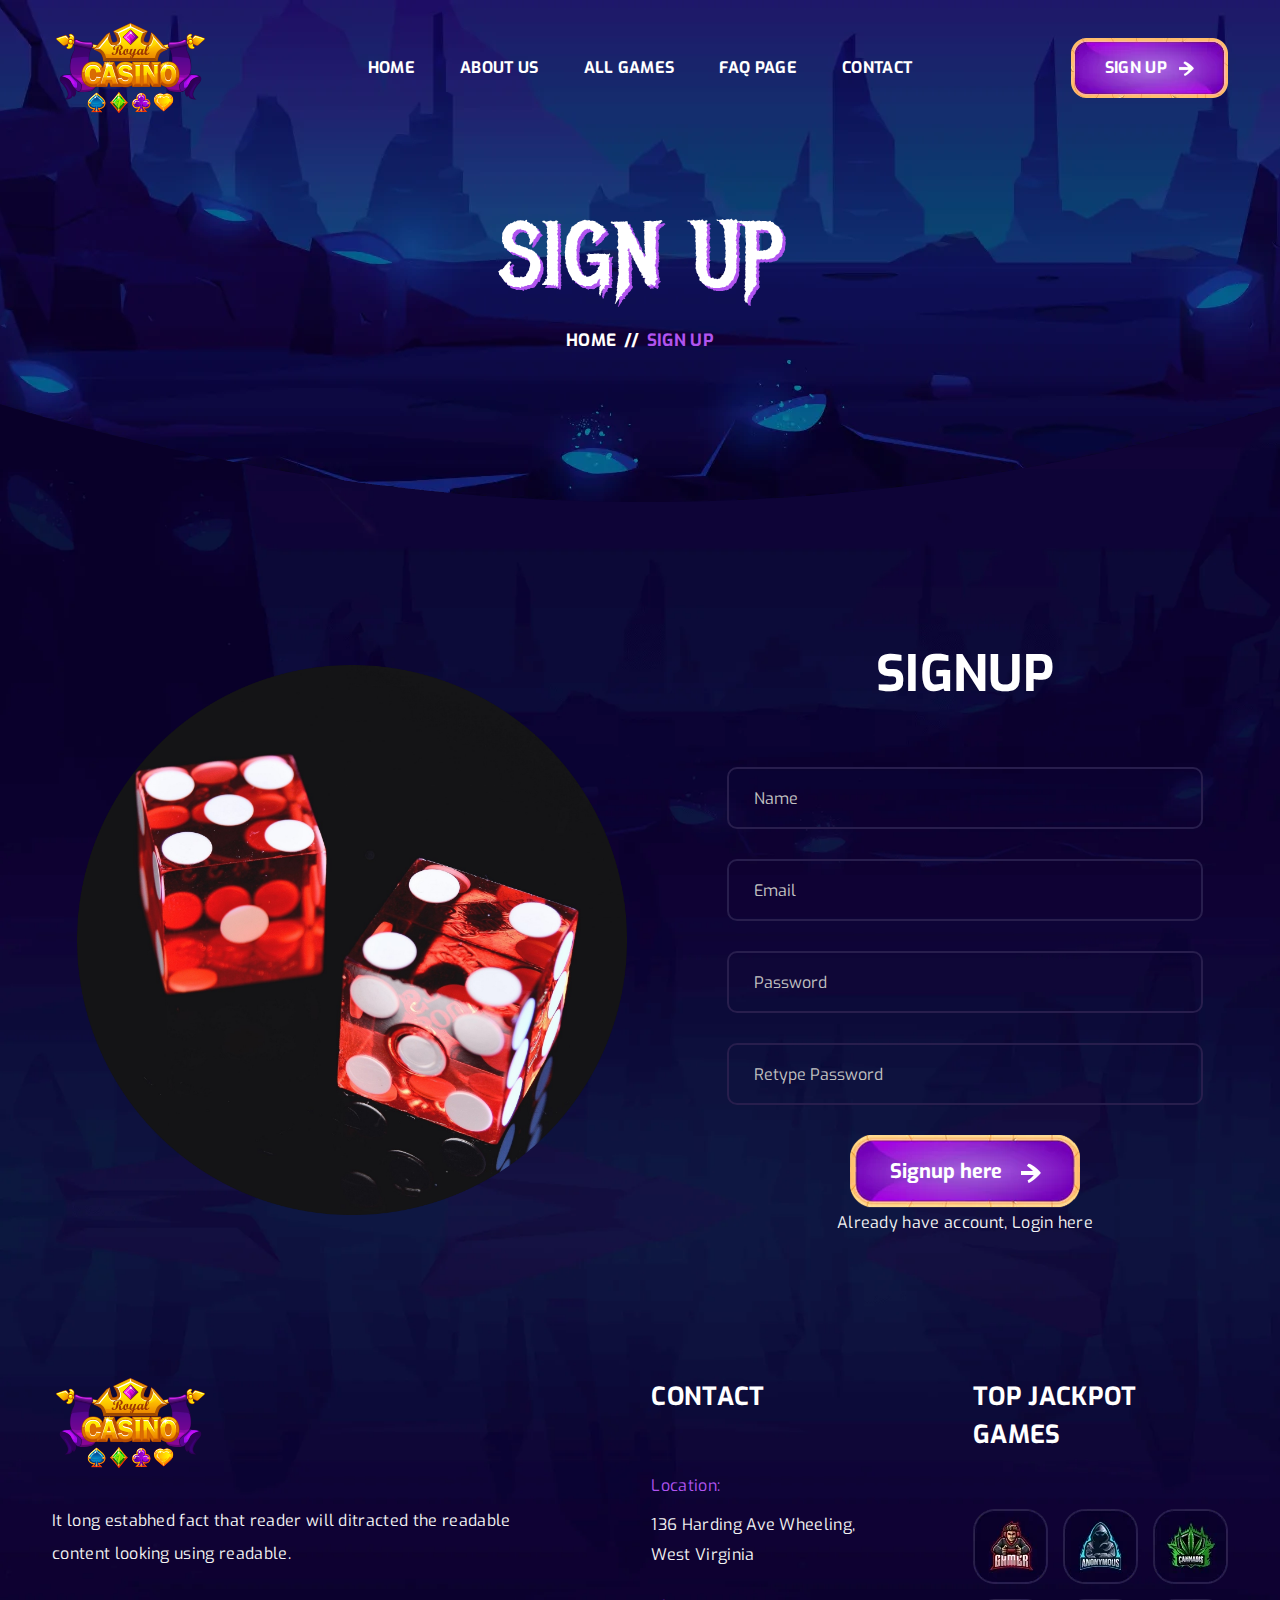
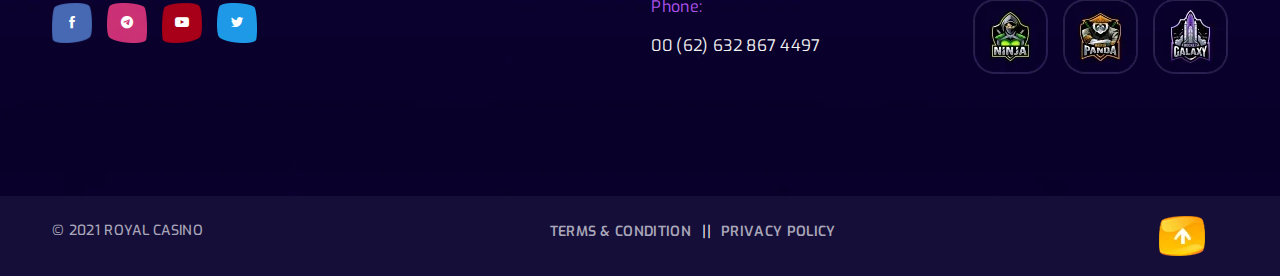
<file: sign-up.html>
<!doctype html>
<html class="no-js" lang="en">

<head>
    <meta charset="utf-8">
    <meta http-equiv="x-ua-compatible" content="ie=edge">
    <title>Royal Casino</title>
    <meta name="description" content="240+ Best Bootstrap Templates are available on this website. Find your template for your project compatible with the most popular HTML library in the world."/>
    <meta name="viewport" content="width=device-width, initial-scale=1">
    
    <!-- Add site Favicon -->
    <link rel="shortcut icon" href="assets/pictures/favicon/favicon.ico" type="image/png">

    <!-- CSS 
    ========================= -->
    <link rel="preconnect" href="https://fonts.googleapis.com">
    <link rel="preconnect" href="https://fonts.gstatic.com" crossorigin>
    <link href="https://fonts.googleapis.com/css2?family=Exo:ital,wght@0,100;0,200;0,300;0,400;0,500;0,600;0,700;0,800;0,900;1,100;1,200;1,300;1,400;1,500;1,600;1,700;1,800;1,900&family=Metal+Mania&display=swap" rel="stylesheet">

    <link rel="stylesheet" href="assets/css/vendor/bootstrap.min.css">
    <link rel="stylesheet" href="assets/css/slick.css">
    <link rel="stylesheet" href="assets/css/icofont.min.css">
    <link rel="stylesheet" href="assets/css/animate.css">
    <link rel="stylesheet" href="assets/css/nice-select.css">
    <link rel="stylesheet" href="assets/css/magnific-popup.css">
    <!-- Main Style CSS -->
    <link rel="stylesheet" href="assets/css/style.css">
</head>

<body class="body__bg" data-bgimg="assets/img/bg/body-bg2.webp">
   
  
     <!--offcanvas menu area start-->
     <div class="body_overlay">
                
    </div>
    <div class="offcanvas_menu">
        <div class="container">
            <div class="row">
                <div class="col-12">
                    <div class="offcanvas_menu_wrapper">
                        <div class="canvas_close">
                            <a href="javascript:void(0)"><i class="icofont-close"></i></a>  
                        </div>
                        <div id="menu" class="text-left ">
                            <ul class="offcanvas_main_menu">
                                <li class="menu-item-has-children active">
                                    <a href="index.html">Home</a>
                                </li>
                                <li class="menu-item-has-children"><a href="about.html">About Us</a></li>
                                <li class="menu-item-has-children"><a href="faq.html">Faq Page</a></li>
                                <li class="menu-item-has-children"><a href="all-game.html">All Games</a></li>
                                <li class="menu-item-has-children"><a href="contact.html">Contact</a></li>
                            </ul>
                        </div>
                    </div>
                </div>
            </div>
        </div>
    </div>
    <!--offcanvas menu area end-->

    <!--header area start-->
    <header class="header_section header_transparent sticky-header">
        <div class="container">
            <div class="row">
                <div class="col-12">
                    <div class="main_header d-flex justify-content-between align-items-center">
                        <div class="header_logo">
                            <a class="sticky_none" href="index.html"><img src="assets/pictures/logo/logo.png" alt=""></a>
                        </div>
                        <!--main menu start-->
                        <div class="main_menu d-none d-lg-block"> 
                            <nav>  
                                <ul class="d-flex">
                                    <li><a href="index.html">Home</a></li> 
                                    <li><a href="about.html">About Us</a></li>
                                    <li><a href="all-game.html">All Games</a></li>
                                    <li><a href="faq.html">Faq Page</a></li>
                                    <li><a href="contact.html">Contact</a></li>
                                </ul>  
                            </nav>
                        </div>
                        <!--main menu end-->
                        <div class="header_right_sidebar d-flex align-items-center">
                            <div class="sing_up_btn">
                                <a class="btn btn-link" href="#">SIGN UP <img src="assets/img/icon/arrrow-icon2.webp" alt=""> </a>
                            </div>
                            <div class="canvas_open">
                                <a href="javascript:void(0)"><i class="icofont-navigation-menu"></i></a>
                            </div>
                        </div>
                    </div>
                </div>
            </div>
        </div>
    </header>
    <!--header area end-->

    <!-- breadcrumbs area start -->
    <div class="breadcrumbs_aree breadcrumbs_bg mb-140" data-bgimg="assets/img/bg/breadcrumbs-bg.webp">
        <div class="container">
            <div class="row">
                <div class="col-12">
                    <div class="breadcrumbs_text text-center">
                        <h1>Sign Up</h1>
                        <ul class="d-flex justify-content-center">
                            <li><a href="index.html">Home </a></li>
                            <li> <span>//</span></li>
                            <li>sign up<i class="fa fa-upload" aria-hidden="true"></i></li>
                        </ul>
                    </div>
                </div>
            </div>
        </div>
    </div>
    <!-- breadcrumbs area end -->

   <!-- page wrapper start -->
   <div class="page_wrapper">
    
    <!-- contact section start -->
    <section class="contact_page_section mb-140">
        <div class="container">
            <div class="row justify-content-between align-items-center mb-n50">
                <div class="col-lg-6 col-md-8 col-12 mx-auto mb-50">
                    <img width="550" height="550" src="assets/pictures/bg/dice.jpg" alt="">
                </div>
                <div class="col-lg-5 col-md-8 col-12 mx-auto mb-50">
                    <div class="section_title text-center mb-60">
                        <h2>Signup</h2>
                    </div>
                    <div class="form_input">
                        <input name="signup_name" placeholder="Name" type="text">
                    </div>
                    <div class="form_input">
                        <input name="signup_email" placeholder="Email" type="email">
                    </div>
                    <div class="form_input">
                        <input name="signup_password" placeholder="Password" type="password">
                    </div>
                    <div class="form_input">
                        <input name="signup_password" placeholder="Retype Password" type="password">
                    </div>

                    <div class="form_input_btn text-center mb-40">
                        <button type="submit" class="btn btn-link">Signup here <img width="20" height="20" src="assets/img/icon/arrrow-icon.webp" alt=""></button>
                    </div>
                    <p class="text-center">Already have account,  <a href="login.html">Login here</a></p>

                </div>
            </div>
        </div>
    </section>
    <!-- contact section end -->

</div>
<!-- page wrapper end -->

    <!--footer area start-->
    <footer class="footer_widgets">
        <div class="main_footer">
            <div class="container">
                <div class="row">
                    <div class="col-12">
                        <div class="main_footer_inner d-flex">
                            <div class="footer_widget_list">
                                <div class="footer_logo">
                                    <a href="#"><img src="assets/pictures/logo/logo.png" alt=""></a>
                                </div>
                                <div class="footer_contact_desc">
                                    <p>It long estabhed fact that reader
                                        will ditracted the readable content
                                        looking using readable.</p>
                                </div>
                                <div class="footer_social">
                                    <ul class="d-flex">
                                        <li><a class="facebook" href="https://www.facebook.com" target="_blank"><i class="icofont-facebook"></i></a></li>
                                        <li><a class="dribbble" href="https://web.telegram.org/k/" target="_blank"><i class="icofont-telegram"></i></a></li>
                                        <li><a class="youtube" href="https://www.youtube.com" target="_blank"><i class="icofont-youtube-play"></i></a></li>
                                        <li><a class="twitter" href="https://twitter.com" target="_blank"><i class="icofont-twitter"></i></a></li>
                                    </ul>
                                </div>
                            </div>
                            <div class="footer_widget_list contact">
                                <h3>Contact</h3>
                                <div class="footer_contact_info">
                                    <div class="footer_contact_info_list">
                                        <span>Location:</span>
                                        <p>136 Harding Ave
                                            Wheeling, West Virginia</p>
                                    </div>
                                    <div class="footer_contact_info_list">
                                        <span>Phone:</span>
                                        <p><a href="#">00 (62) 632 867 4497</a></p>
                                    </div>
                                </div>
                            </div>
                            <div class="footer_widget_list">
                                <h3>Top Jackpot Games</h3>
                                <div class="footer_winners_gallery">
                                    <div class="footer_winners_list d-flex">
                                        <div class="footer_winners_thumb">
                                            <a href="game-details.html"><img src="assets/img/others/winners1.webp" alt=""></a>
                                        </div>
                                        <div class="footer_winners_thumb">
                                            <a href="game-details.html"><img src="assets/img/others/winners2.webp" alt=""></a>
                                        </div>
                                        <div class="footer_winners_thumb">
                                            <a href="game-details.html"><img src="assets/img/others/winners3.webp" alt=""></a>
                                        </div>
                                    </div>
                                    <div class="footer_winners_list d-flex">
                                        <div class="footer_winners_thumb">
                                            <a href="game-details.html"><img src="assets/img/others/winners4.webp" alt=""></a>
                                        </div>
                                        <div class="footer_winners_thumb">
                                            <a href="game-details.html"><img src="assets/img/others/winners5.webp" alt=""></a>
                                        </div>
                                        <div class="footer_winners_thumb">
                                            <a href="game-details.html"><img src="assets/img/others/winners6.webp" alt=""></a>
                                        </div>
                                    </div>
                                </div>
                            </div>
                            <!-- <div class="footer_widget_list footer_list_menu">
                                <h3>Content</h3>
                                <div class="footer_menu">
                                    <ul>
                                        <li><a href="about.html"> Copywriting</a></li>
                                        <li><a href="about.html">Social Media</a></li>
                                        <li><a href="about.html">Interactive Media</a></li>
                                        <li><a href="about.html">Motion Design</a></li>
                                        <li><a href="about.html">Illustration</a></li>
                                    </ul>
                                </div>
                            </div> -->
                        </div>
                    </div> 
                </div>
            </div>
        </div>
        <div class="footer_bottom">
            <div class="container">
                <div class="row">
                    <div class="col-12">
                        <div class="footer_bottom_inner d-flex justify-content-between">
                            <div class="copyright_right">
                                <!-- <p> © 2021  BONX  Made with  <i class="icofont-heart"></i>  by <a href="https://hasthemes.com">HasThemes</a></p> -->
                                <p> © 2021  Royal Casino </p>
                            </div>
                            <div class="footer_bottom_link_menu">
                                <ul class="d-flex">
                                    <li><a href="about.html">Terms & Condition  </a></li>
                                    <li><a href="about.html">Privacy Policy  </a></li>
                                </ul>
                            </div>

                            <div class="scroll__top_icon">
                                <a id="scroll-top" href="#"><img src="assets/img/icon/scroll-top.webp" alt=""></a>
                            </div>
                        </div>
                    </div>
                </div>
            </div>
        </div>
    </footer>
    <!--footer area end-->

   
<!-- JS
============================================ -->
<!--modernizr min js here-->
<script src="assets/js/vendor/modernizr-3.7.1.min.js"></script>

<!-- Vendor JS -->
<script src="assets/js/vendor/jquery-3.6.0.min.js"></script>
<script src="assets/js/vendor/jquery-migrate-3.3.2.min.js"></script>
<script src="assets/js/vendor/popper.js"></script>
<script src="assets/js/vendor/bootstrap.min.js"></script>
<script src="assets/js/slick.min.js"></script>
<script src="assets/js/wow.min.js"></script>
<script src="assets/js/jquery.nice-select.js"></script>
<script src="assets/js/jquery.magnific-popup.min.js"></script>
<script src="assets/js/jquery.counterup.min.js"></script>
<script src="assets/js/jquery-waypoints.js"></script>

<!-- Main JS -->
<script src="assets/js/main.js"></script>



</body>

</html>
</file>
<file: assets/css/nice-select.css>
/*--
    - nice-select
-----------------------------------*/
.nice-select {-webkit-tap-highlight-color: transparent;background-color: #fff;border-radius: 5px;border: solid 1px #e8e8e8;-webkit-box-sizing: border-box;box-sizing: border-box;clear: both;cursor: pointer;display: block;float: left;font-family: inherit;font-size: 14px;font-weight: normal;height: 42px;line-height: 40px;outline: none;padding-left: 18px;padding-right: 30px;position: relative;text-align: left !important;-webkit-transition: all 0.2s ease-in-out;transition: all 0.2s ease-in-out;-webkit-user-select: none;-moz-user-select: none;-ms-user-select: none;user-select: none;white-space: nowrap;width: auto; }.nice-select:hover {border-color: #dbdbdb; }.nice-select:active, .nice-select.open, .nice-select:focus {border-color: #999; }.nice-select:after {border-bottom: 2px solid #999;border-right: 2px solid #999;content: '';display: block;height: 5px;margin-top: -4px;pointer-events: none;position: absolute;right: 12px;top: 50%;-webkit-transform-origin: 66% 66%;transform-origin: 66% 66%;-webkit-transform: rotate(45deg);transform: rotate(45deg);-webkit-transition: all 0.15s ease-in-out;transition: all 0.15s ease-in-out;width: 5px; }.nice-select.open:after {-webkit-transform: rotate(-135deg);transform: rotate(-135deg); }.nice-select.open .list {opacity: 1;pointer-events: auto;-webkit-transform: scale(1) translateY(0);transform: scale(1) translateY(0); }.nice-select.disabled {border-color: #ededed;color: #999;pointer-events: none; }.nice-select.disabled:after {border-color: #cccccc; }.nice-select.wide {width: 100%; }.nice-select.wide .list {left: 0 !important;right: 0 !important; }.nice-select.right {float: right; }.nice-select.right .list {left: auto;right: 0; }.nice-select.small {font-size: 12px;height: 36px;line-height: 34px; }.nice-select.small:after {height: 4px;width: 4px; }.nice-select.small .option {line-height: 34px;min-height: 34px; }.nice-select .list {background-color: #fff;border-radius: 5px;-webkit-box-shadow: 0 0 0 1px rgba(68, 68, 68, 0.11);box-shadow: 0 0 0 1px rgba(68, 68, 68, 0.11);-webkit-box-sizing: border-box;box-sizing: border-box;margin-top: 4px;opacity: 0;overflow: hidden;padding: 0;pointer-events: none;position: absolute;top: 100%;left: 0;-webkit-transform-origin: 50% 0;transform-origin: 50% 0;-webkit-transform: scale(0.75) translateY(-21px);transform: scale(0.75) translateY(-21px);-webkit-transition: all 0.2s cubic-bezier(0.5, 0, 0, 1.25), opacity 0.15s ease-out;transition: all 0.2s cubic-bezier(0.5, 0, 0, 1.25), opacity 0.15s ease-out;z-index: 9; }.nice-select .list:hover .option:not(:hover) {background-color: transparent !important; }.nice-select .option {cursor: pointer;font-weight: 400;line-height: 40px;list-style: none;min-height: 40px;outline: none;padding-left: 18px;padding-right: 29px;text-align: left;-webkit-transition: all 0.2s;transition: all 0.2s; }.nice-select .option:hover, .nice-select .option.focus, .nice-select .option.selected.focus {background-color: #f6f6f6; }.nice-select .option.selected {font-weight: bold; }.nice-select .option.disabled {background-color: transparent;color: #999;cursor: default; }.no-csspointerevents .nice-select .list {display: none; }.no-csspointerevents .nice-select.open .list {display: block; }
</file>
<file: assets/css/style.css>
@charset "UTF-8";
/*  
    CSS INDEX
    =========================================
    01. header css here
    02. slider area css here
    03. blog css here
    04. testimonial css here
    05. other css here
    06. footer css here
    07. services css here
    08. about css here
    09. contact page css here
*/
* {
  -webkit-box-sizing: border-box;
          box-sizing: border-box;
}

/*----------------------------------------*/
/*  01. Theme default CSS
/*----------------------------------------*/
/*-- Common Style --*/
*, *::after, *::before {
  -webkit-box-sizing: border-box;
          box-sizing: border-box;
}

html, body {
  height: 100%;
}

body {
  line-height: 30px;
  font-size: 16px;
  font-style: normal;
  font-weight: 400;
  visibility: visible;
  font-family: "Exo", sans-serif;
  color: #fff;
  letter-spacing: 0.02em;
}

h1, h2, h3, h4, h5, h6 {
  font-weight: 400;
  margin-top: 0;
  font-family: "Exo", sans-serif;
}

h1 {
  font-size: 120px;
  line-height: 120px;
  color: #ffffff;
  text-transform: uppercase;
}

h2 {
  font-size: 55px;
  line-height: 72px;
  font-weight: 700;
  color: #ffffff;
  text-transform: uppercase;
}

h3 {
  font-size: 25px;
  line-height: 38px;
  font-weight: 700;
  color: #ffffff;
  text-transform: uppercase;
}

h4 {
  font-size: 16px;
  line-height: 19px;
}

h5 {
  font-size: 14px;
  line-height: 18px;
}

h6 {
  font-size: 12px;
  line-height: 14px;
}

p {
  color: #f3f3f3;
}

p:last-child {
  margin-bottom: 0;
}

a, button {
  color: inherit;
  line-height: inherit;
  text-decoration: none;
  cursor: pointer;
}

a, button, img, input, span {
  -webkit-transition: all 0.3s ease 0s;
  transition: all 0.3s ease 0s;
  display: inline-block;
}

.btn:focus {
  -webkit-box-shadow: none;
          box-shadow: none;
}

*:focus {
  outline: none !important;
}

a:focus {
  color: inherit;
  outline: none;
  text-decoration: none;
}

a:hover {
  text-decoration: none;
}

button, input[type=submit] {
  cursor: pointer;
}

img {
  max-width: 100%;
  height: auto;
}

ul {
  list-style: outside none none;
  margin: 0;
  padding: 0;
}

figure {
  padding: 0;
  margin: 0;
}

@-webkit-keyframes animateUpDown {
  0% {
    -webkit-transform: translateY(0px);
            transform: translateY(0px);
  }
  50% {
    -webkit-transform: translateY(-30px);
            transform: translateY(-30px);
  }
  100% {
    -webkit-transform: translateY(0px);
            transform: translateY(0px);
  }
}

@keyframes animateUpDown {
  0% {
    -webkit-transform: translateY(0px);
            transform: translateY(0px);
  }
  50% {
    -webkit-transform: translateY(-30px);
            transform: translateY(-30px);
  }
  100% {
    -webkit-transform: translateY(0px);
            transform: translateY(0px);
  }
}
.banner_keyframes_animation {
  -webkit-animation-duration: 3s;
          animation-duration: 3s;
  -webkit-animation-timing-function: cubic-bezier(0.54, 0.085, 0.5, 0.92);
          animation-timing-function: cubic-bezier(0.54, 0.085, 0.5, 0.92);
  -webkit-animation-name: animateUpDown;
          animation-name: animateUpDown;
  -webkit-animation-iteration-count: infinite;
          animation-iteration-count: infinite;
  -webkit-transition: all 0.4s cubic-bezier(0.645, 0.045, 0.355, 1);
  transition: all 0.4s cubic-bezier(0.645, 0.045, 0.355, 1);
}

/*-- 
    - Common Classes
-----------------------------------------*/
.fix {
  overflow: hidden;
}

.hidden {
  display: none;
}

.clear {
  clear: both;
}

.container {
  max-width: 1200px;
}


@media only screen and (max-width: 767px) {
  .container {
    max-width: 576px;
  }
}
@media only screen and (max-width: 479px) {
  .container {
    width: 100%;
  }
}
.capitalize {
  text-transform: capitalize;
}

.uppercase {
  text-transform: uppercase;
}

.no-gutters > .col, .no-gutters > [class*=col-] {
  padding-right: 0;
  padding-left: 0;
  margin: 0;
}

.tab-content > .tab-pane.active {
  display: block;
  height: auto;
  opacity: 1;
  overflow: visible;
}

.tab-content > .tab-pane {
  display: block;
  height: 0;
  opacity: 0;
  overflow: hidden;
}

.padding-l-r-92 {
  padding-left: 92px;
  padding-right: 92px;
}
@media only screen and (min-width: 1200px) and (max-width: 1600px) {
  .padding-l-r-92 {
    padding-left: 80px;
    padding-right: 80px;
  }
}
@media only screen and (min-width: 992px) and (max-width: 1199px) {
  .padding-l-r-92 {
    padding-left: 15px;
    padding-right: 15px;
  }
}
@media only screen and (min-width: 768px) and (max-width: 991px) {
  .padding-l-r-92 {
    padding-left: 0;
    padding-right: 0;
  }
}
@media only screen and (max-width: 767px) {
  .padding-l-r-92 {
    padding-left: 0;
    padding-right: 0;
  }
}

.body__bg {
  background-size: cover;
  background-color: #140e38;
}

.btn.btn-link {
  font-size: 23px;
  line-height: 73px;
  height: 73px;
  width: 230px;
  padding: 0 15px;
  background: url(../img/others/btn-bg.webp);
  background-repeat: no-repeat;
  background-attachment: scroll;
  background-position: center center;
  background-size: cover;
  position: relative;
  z-index: 9;
  color: #ffffff;
  border: 0;
  font-weight: 700;
  text-decoration: none;
}
@media only screen and (min-width: 768px) and (max-width: 991px) {
  .btn.btn-link {
    font-size: 20px;
  }
}
@media only screen and (max-width: 767px) {
  .btn.btn-link {
    font-size: 18px;
  }
}
.btn.btn-link img {
  margin-left: 14px;
}
@media only screen and (max-width: 767px) {
  .btn.btn-link img {
    width: 17px;
  }
}
.btn.btn-link:hover {
  opacity: 0.8;
}
.btn.btn-link:hover img {
  margin-left: 20px;
}

@-webkit-keyframes waveAnimate {
  0% {
    -webkit-transform: scale(0.8);
            transform: scale(0.8);
    opacity: 1;
  }
  100% {
    -webkit-transform: scale(1.2);
            transform: scale(1.2);
    opacity: 0.001;
  }
}

@keyframes waveAnimate {
  0% {
    -webkit-transform: scale(0.8);
            transform: scale(0.8);
    opacity: 1;
  }
  100% {
    -webkit-transform: scale(1.2);
            transform: scale(1.2);
    opacity: 0.001;
  }
}
.video_popup {
  width: 120px;
  height: 120px;
  border-radius: 50%;
  background: #b154f0;
  display: -webkit-box;
  display: -ms-flexbox;
  display: flex;
  -webkit-box-align: center;
      -ms-flex-align: center;
          align-items: center;
  -webkit-box-pack: center;
      -ms-flex-pack: center;
          justify-content: center;
  color: #fff !important;
  position: relative;
}
@media only screen and (min-width: 768px) and (max-width: 991px) {
  .video_popup {
    width: 100px;
    height: 100px;
  }
}
@media only screen and (max-width: 767px) {
  .video_popup {
    width: 80px;
    height: 80px;
  }
}
.video_popup::before, .video_popup::after {
  position: absolute;
  content: "";
  top: 0;
  left: 0;
  width: 100%;
  height: 100%;
  border-radius: 50%;
  -webkit-transform: translate(-50%, -50%);
          transform: translate(-50%, -50%);
  border: 2px solid #fff;
  -webkit-animation-name: waveAnimate;
          animation-name: waveAnimate;
  -webkit-animation-duration: 4s;
          animation-duration: 4s;
  -webkit-animation-iteration-count: infinite;
          animation-iteration-count: infinite;
  z-index: -1;
}
.video_popup::before {
  -webkit-animation-delay: 0s;
          animation-delay: 0s;
}
.video_popup::after {
  -webkit-animation-delay: 0.5s;
          animation-delay: 0.5s;
}

@media only screen and (min-width: 768px) and (max-width: 991px) {
  .section_title.mb-60 {
    margin-bottom: 30px;
  }
}
@media only screen and (max-width: 767px) {
  .section_title.mb-60 {
    margin-bottom: 30px;
  }
}
@media only screen and (min-width: 768px) and (max-width: 991px) {
  .section_title.mb-70 {
    margin-bottom: 40px;
  }
}
@media only screen and (max-width: 767px) {
  .section_title.mb-70 {
    margin-bottom: 35px;
  }
}
.section_title h2 {
  margin-bottom: 0;
}
@media only screen and (min-width: 1200px) and (max-width: 1600px) {
  .section_title h2 {
    font-size: 50px;
    line-height: 65px;
  }
}
@media only screen and (min-width: 992px) and (max-width: 1199px) {
  .section_title h2 {
    font-size: 40px;
    line-height: 54px;
  }
}
@media only screen and (min-width: 768px) and (max-width: 991px) {
  .section_title h2 {
    font-size: 35px;
    line-height: 45px;
  }
}
@media only screen and (max-width: 767px) {
  .section_title h2 {
    font-size: 28px;
    line-height: 38px;
  }
}
@media only screen and (max-width: 575px) {
  .section_title h2 {
    font-size: 23px;
    line-height: 32px;
  }
}
.section_title h2 span {
  color: #b154f0;
}
.section_title p {
  font-size: 18px;
  line-height: 35px;
  margin-top: 12px;
}
@media only screen and (min-width: 992px) and (max-width: 1199px) {
  .section_title p {
    font-size: 17px;
    line-height: 32px;
    margin-top: 10px;
  }
}
@media only screen and (min-width: 768px) and (max-width: 991px) {
  .section_title p {
    font-size: 16px;
    line-height: 30px;
    margin-top: 10px;
  }
}
@media only screen and (max-width: 767px) {
  .section_title p {
    font-size: 15px;
    line-height: 28px;
    margin-top: 10px;
  }
}
@media only screen and (max-width: 575px) {
  .section_title p {
    font-size: 14px;
    line-height: 25px;
  }
}

.slick_navigation > button {
  position: absolute;
  width: 68px;
  height: 55px;
  line-height: 52px;
  text-align: center;
  border: 0;
  background: url(../img/icon/navigation-bg1.webp);
  z-index: 9;
  top: 50%;
  -webkit-transform: translatey(-50%);
          transform: translatey(-50%);
  left: 0;
}
@media only screen and (max-width: 575px) {
  .slick_navigation > button {
    width: 53px;
    height: 43px;
    line-height: 42px;
    background-size: cover;
  }
}
.slick_navigation > button:hover {
  background: url(../img/icon/navigation-bg2.webp);
}
@media only screen and (max-width: 575px) {
  .slick_navigation > button:hover {
    background-size: cover;
  }
}
.slick_navigation > button.next_arrow {
  left: auto;
  right: 0;
}

/*--
  -  Fonts color
------------------------------*/
.text-black {
  color: #000000;
}

/*-- 
    - Background color
-----------------------------------------*/
.bg-white {
  background-color: #ffffff;
}

.bg-grey {
  background-color: #f8f8f8;
}

.bluewood-bg {
  background: #354b65;
}

/*-- 
    - Input Placeholder
-----------------------------------------*/
input:-moz-placeholder, textarea:-moz-placeholder {
  opacity: 1;
  -ms-filter: "progid:DXImageTransform.Microsoft.Alpha(Opacity=100)";
}

input::-webkit-input-placeholder, textarea::-webkit-input-placeholder {
  opacity: 1;
  -ms-filter: "progid:DXImageTransform.Microsoft.Alpha(Opacity=100)";
}

input::-moz-placeholder, textarea::-moz-placeholder {
  opacity: 1;
  -ms-filter: "progid:DXImageTransform.Microsoft.Alpha(Opacity=100)";
}

input:-ms-input-placeholder, textarea:-ms-input-placeholder {
  opacity: 1;
  -ms-filter: "progid:DXImageTransform.Microsoft.Alpha(Opacity=100)";
}

/*margin css here*/
.mb-222 {
  margin-bottom: 222px;
}

.mb-150 {
  margin-bottom: 150px;
}

.mb-144 {
  margin-bottom: 144px;
}

.mb-142 {
  margin-bottom: 142px;
}

.mb-140 {
  margin-bottom: 140px;
}

.mb-135 {
  margin-bottom: 135px;
}

.mb-130 {
  margin-bottom: 130px;
}

.mb-125 {
  margin-bottom: 125px;
}

.mb-126 {
  margin-bottom: 126px;
}

.mb-118 {
  margin-bottom: 118px;
}

.mb-115 {
  margin-bottom: 115px;
}

.mb-110 {
  margin-bottom: 110px;
}

.mb-105 {
  margin-bottom: 105px;
}

.mb-100 {
  margin-bottom: 100px;
}

.mb-96 {
  margin-bottom: 96px;
}

.mb-90 {
  margin-bottom: 90px;
}

.mb-86 {
  margin-bottom: 86px;
}

.mb-80 {
  margin-bottom: 80px;
}

.mb-77 {
  margin-bottom: 77px;
}

.mb-72 {
  margin-bottom: 72px;
}

.mb-70 {
  margin-bottom: 70px;
}

.mb-66 {
  margin-bottom: 66px;
}

.mb-60 {
  margin-bottom: 60px;
}

.mb-55 {
  margin-bottom: 55px;
}

.mb-50 {
  margin-bottom: 50px;
}

.mb-45 {
  margin-bottom: 45px;
}

.mb-30 {
  margin-bottom: 30px;
}

.mb-35 {
  margin-bottom: 35px;
}

.mr-30 {
  margin-right: 30px;
}

.mb-25 {
  margin-bottom: 25px;
}

/*Margin Negative*/
.mb-n50 {
  margin-bottom: -50px;
}

/*padding css here*/
.pb-100 {
  padding-bottom: 100px;
}

/* 01. header css here */
.body_overlay {
  width: 100%;
  height: 100%;
  position: fixed;
  z-index: 999;
  opacity: 0;
  visibility: hidden;
  cursor: progress;
  background-color: rgba(0, 0, 0, 0.6);
  top: 0;
}
.body_overlay.active {
  opacity: 0.3;
  visibility: visible;
}

.offcanvas_menu {
  display: none;
}
@media only screen and (min-width: 768px) and (max-width: 991px) {
  .offcanvas_menu {
    display: block;
  }
}
@media only screen and (max-width: 767px) {
  .offcanvas_menu {
    display: block;
  }
}

.offcanvas_menu_wrapper {
  width: 290px;
  position: fixed;
  background: #fff;
  z-index: 999;
  top: 0;
  height: 100vh;
  -webkit-transition: 0.5s;
  transition: 0.5s;
  left: 0;
  margin-left: -300px;
  padding: 65px 15px 30px;
  overflow-y: auto;
}
.offcanvas_menu_wrapper.active {
  margin-left: 0;
}
.offcanvas_menu_wrapper .slinky-theme-default {
  background: inherit;
  min-height: 300px;
  overflow-y: auto;
}

.offcanvas_main_menu > li.menu-item-has-children.menu-open > span.menu-expand {
  -webkit-transform: rotate(180deg);
          transform: rotate(180deg);
}
.offcanvas_main_menu > li ul li.menu-item-has-children.menu-open span.menu-expand {
  -webkit-transform: rotate(180deg);
          transform: rotate(180deg);
}

.offcanvas_main_menu li {
  position: relative;
}
.offcanvas_main_menu li:last-child {
  margin: 0;
}
.offcanvas_main_menu li span.menu-expand {
  position: absolute;
  right: 0;
  cursor: pointer;
  color: #000000;
}
.offcanvas_main_menu li span.menu-expand:hover {
  color: #b154f0;
}
.offcanvas_main_menu li a {
  font-size: 15px;
  font-weight: 600;
  text-transform: capitalize;
  display: block;
  padding-bottom: 12px;
  margin-bottom: 12px;
  border-bottom: 1px solid #ededed;
  color: #000000;
}
.offcanvas_main_menu li a:hover {
  color: #b154f0;
}
.offcanvas_main_menu li ul.sub-menu {
  padding-left: 20px;
}

.canvas_close {
  position: absolute;
  top: 15px;
  right: 25px;
}
.canvas_close a {
  font-size: 30px;
  -webkit-transition: 0.7s;
  transition: 0.7s;
  display: inline-block;
  -webkit-transform: scale(1) rotate(0deg);
          transform: scale(1) rotate(0deg);
  color: #000000;
}
.canvas_close a:hover {
  color: #ffb83c;
  -webkit-transform: scale(1.3) rotate(180deg);
          transform: scale(1.3) rotate(180deg);
}
.canvas_close a:hover {
  color: #b154f0;
}

.canvas_open {
  display: none;
  margin-left: 35px;
}
@media only screen and (min-width: 768px) and (max-width: 991px) {
  .canvas_open {
    display: block;
  }
}
@media only screen and (max-width: 767px) {
  .canvas_open {
    display: block;
  }
}
@media only screen and (max-width: 575px) {
  .canvas_open {
    position: absolute;
    top: 45px;
    right: 0;
  }
}
.canvas_open a {
  font-size: 38px;
  display: block;
  line-height: 16px;
}
.canvas_open a:hover {
  color: #b154f0;
}

/*header css heer*/
.sticky-header.sticky {
  position: fixed;
  z-index: 99;
  width: 100%;
  top: 0;
  background: rgba(20, 14, 56, 0.9);
  -webkit-box-shadow: 0 1px 3px rgba(0, 0, 0, 0.11);
          box-shadow: 0 1px 3px rgba(0, 0, 0, 0.11);
  -webkit-animation-name: fadeInDown;
  animation-name: fadeInDown;
  -webkit-animation-duration: 900ms;
  animation-duration: 900ms;
  -webkit-animation-timing-function: cubic-bezier(0.2, 1, 0.22, 1);
  animation-timing-function: cubic-bezier(0.2, 1, 0.22, 1);
  -webkit-animation-delay: 0s;
  animation-delay: 0s;
  -webkit-animation-iteration-count: 1;
  animation-iteration-count: 1;
  -webkit-animation-direction: normal;
  animation-direction: normal;
  -webkit-animation-fill-mode: none;
  animation-fill-mode: none;
  -webkit-animation-play-state: running;
  animation-play-state: running;
  border-bottom: 0;
  display: block;
}
@media only screen and (min-width: 768px) and (max-width: 991px) {
  .sticky-header.sticky {
    position: inherit;
    -webkit-box-shadow: inherit;
    box-shadow: inherit;
    -webkit-animation-name: inherit;
    animation-name: inherit;
    padding: 0;
    background: inherit;
    opacity: inherit;
  }
}
@media only screen and (max-width: 767px) {
  .sticky-header.sticky {
    position: inherit;
    -webkit-box-shadow: inherit;
    box-shadow: inherit;
    -webkit-animation-name: inherit;
    animation-name: inherit;
    padding: 0;
    background: inherit;
    opacity: inherit;
  }
}
.sticky-header.sticky .main_header {
  padding: 10px 0;
}

.header_transparent {
  position: absolute;
  top: 0;
  left: 0;
  right: 0;
  z-index: 99;
}

.main_header {
  padding: 23px 0;
}
@media only screen and (max-width: 575px) {
  .main_header {
    -webkit-box-orient: vertical;
    -webkit-box-direction: normal;
        -ms-flex-direction: column;
            flex-direction: column;
    position: relative;
    -webkit-box-align: start !important;
        -ms-flex-align: start !important;
            align-items: flex-start !important;
  }
}

.sing_up_btn .btn.btn-link {
  background: url(../img/others/btn-signup.webp);
  font-size: 16px;
  width: 157px;
  height: 60px;
  line-height: 60px;
}
.sing_up_btn .btn.btn-link img {
  margin-left: 8px;
}
.sing_up_btn .btn.btn-link:hover img {
  margin-left: 12px;
}

@media only screen and (max-width: 575px) {
  .header_logo {
    width: 100%;
    -webkit-box-pack: center;
        -ms-flex-pack: center;
            justify-content: center;
  }
}

@media only screen and (max-width: 575px) {
  .header_right_sidebar {
    width: 100%;
    -webkit-box-pack: center;
        -ms-flex-pack: center;
            justify-content: center;
    margin-top: 23px;
  }
}

.main_menu {
  padding: 0 30px;
}
.main_menu nav > ul > li {
  margin-right: 57px;
  position: relative;
}
.main_menu nav > ul > li:last-child {
  margin-right: 0;
}
@media only screen and (min-width: 1200px) and (max-width: 1600px) {
  .main_menu nav > ul > li {
    margin-right: 45px;
  }
}
@media only screen and (min-width: 992px) and (max-width: 1199px) {
  .main_menu nav > ul > li {
    margin-right: 57px;
  }
}
.main_menu nav > ul > li:hover ul.sub_menu {
  visibility: visible;
  opacity: 1;
  top: 132%;
}
.main_menu nav > ul > li:hover > a {
  color: #ffffff;
}
.main_menu nav > ul > li:hover > a::before {
  opacity: 1;
  visibility: visible;
}
.main_menu nav > ul > li > a {
  display: inline-block;
  position: relative;
  font-weight: 700;
  font-size: 16px;
  line-height: 30px;
  text-transform: uppercase;
  color: #ffffff;
}
.main_menu nav > ul > li > a.active::before {
  opacity: 1;
  visibility: visible;
}
.main_menu nav > ul > li > a::before {
  position: absolute;
  content: "";
  background: url(../img/others/menu_shape.webp);
  left: 50%;
  top: 50%;
  width: 94px;
  height: 44px;
  -webkit-transform: translateX(-50%) translateY(-50%);
          transform: translateX(-50%) translateY(-50%);
  z-index: -1;
  opacity: 0;
  visibility: hidden;
  -webkit-transition: 0.3s;
  transition: 0.3s;
}
.main_menu nav > ul > li ul.sub_menu {
  position: absolute;
  min-width: 225px;
  padding: 18px 20px;
  background: #ffffff;
  -webkit-box-shadow: 0 3px 11px 0 rgba(0, 0, 0, 0.1);
          box-shadow: 0 3px 11px 0 rgba(0, 0, 0, 0.1);
  left: 0;
  right: auto;
  visibility: hidden;
  opacity: 0;
  overflow: hidden;
  -webkit-transition: 0.3s;
  transition: 0.3s;
  z-index: 99;
  top: 148%;
  text-align: left;
  border-radius: 4px;
}
.main_menu nav > ul > li ul.sub_menu li a {
  font-size: 14px;
  font-weight: 500;
  display: block;
  line-height: 32px;
  text-transform: capitalize;
  color: #000000;
}
.main_menu nav > ul > li ul.sub_menu li a:hover {
  color: #b154f0;
}

/* 06. footer css here */
.main_footer_inner {
  margin-bottom: 122px;
}
@media only screen and (min-width: 768px) and (max-width: 991px) {
  .main_footer_inner {
    -ms-flex-wrap: wrap;
        flex-wrap: wrap;
    -webkit-box-pack: center;
        -ms-flex-pack: center;
            justify-content: center;
    margin-bottom: 21px;
  }
}
@media only screen and (max-width: 767px) {
  .main_footer_inner {
    -ms-flex-wrap: wrap;
        flex-wrap: wrap;
    -webkit-box-pack: center;
        -ms-flex-pack: center;
            justify-content: center;
    margin-bottom: 7px;
  }
}
@media only screen and (max-width: 575px) {
  .main_footer_inner {
    margin-bottom: 0;
  }
}

.footer_widget_list {
  margin-right: 100px;
}
@media only screen and (min-width: 992px) and (max-width: 1199px) {
  .footer_widget_list {
    margin-right: 35px;
  }
}
@media only screen and (min-width: 768px) and (max-width: 991px) {
  .footer_widget_list {
    width: 45%;
    margin-right: 40px;
    margin-bottom: 45px;
  }
  .footer_widget_list:nth-child(2) {
    margin-right: 0;
  }
}
@media only screen and (max-width: 767px) {
  .footer_widget_list {
    width: 45%;
    margin-right: 40px;
    margin-bottom: 45px;
  }
  .footer_widget_list:nth-child(2) {
    margin-right: 0;
  }
}
@media only screen and (max-width: 575px) {
  .footer_widget_list {
    width: 100%;
    margin-right: 0;
    padding-right: 0;
    text-align: center;
  }
}
@media only screen and (max-width: 575px) {
  .footer_widget_list {
    margin-bottom: 58px;
  }
}
.footer_widget_list:last-child {
  margin-right: 0;
}
.footer_widget_list > h3 {
  margin-bottom: 55px;
}
@media only screen and (min-width: 992px) and (max-width: 1199px) {
  .footer_widget_list > h3 {
    margin-bottom: 24px;
    font-size: 20px;
  }
}
@media only screen and (min-width: 768px) and (max-width: 991px) {
  .footer_widget_list > h3 {
    margin-bottom: 18px;
    font-size: 22px;
  }
}
@media only screen and (max-width: 767px) {
  .footer_widget_list > h3 {
    margin-bottom: 27px;
    font-size: 19px;
    line-height: 22px;
  }
}
@media only screen and (max-width: 575px) {
  .footer_widget_list > h3 {
    margin-bottom: 20px;
  }
}
.footer_widget_list.contact {
  min-width: 18%;
}
@media only screen and (min-width: 992px) and (max-width: 1199px) {
  .footer_widget_list.contact {
    min-width: 19%;
  }
}
.footer_widget_list.footer_list_menu {
  min-width: 12%;
}
@media only screen and (min-width: 992px) and (max-width: 1199px) {
  .footer_widget_list.footer_list_menu {
    min-width: 14%;
  }
}

.footer_logo {
  margin-bottom: 36px;
}
@media only screen and (min-width: 768px) and (max-width: 991px) {
  .footer_logo {
    margin-bottom: 22px;
  }
}
@media only screen and (max-width: 575px) {
  .footer_logo {
    margin-bottom: 18px;
  }
}

.footer_contact_desc {
  margin-bottom: 33px;
}
@media only screen and (min-width: 768px) and (max-width: 991px) {
  .footer_contact_desc {
    margin-bottom: 20px;
  }
}
@media only screen and (max-width: 767px) {
  .footer_contact_desc {
    margin-bottom: 22px;
  }
}
.footer_contact_desc p {
  line-height: 33px;
}
.footer_contact_desc p a {
  color: #b154f0;
}
@media only screen and (max-width: 767px) {
  .footer_contact_desc p {
    font-size: 15px;
    line-height: 25px;
  }
}

@media only screen and (max-width: 575px) {
  .footer_social ul {
    -webkit-box-pack: center;
        -ms-flex-pack: center;
            justify-content: center;
  }
}
.footer_social ul li {
  margin-right: 15px;
}
.footer_social ul li:last-child {
  margin-right: 0;
}
.footer_social ul li a {
  width: 40px;
  height: 40px;
  line-height: 40px;
  font-size: 14px;
  color: #ffffff;
  text-align: center;
}
.footer_social ul li a.facebook {
  background: url(../img/icon/facebook-bg.webp);
}
.footer_social ul li a.dribbble {
  background: url(../img/icon/dribble.webp);
}
.footer_social ul li a.youtube {
  background: url(../img/icon/youtobe-bg.webp);
}
.footer_social ul li a.twitter {
  background: url(../img/icon/twittre.webp);
}

@media only screen and (max-width: 575px) {
  .footer_winners_gallery {
    margin-top: 28px;
  }
}

.footer_contact_info_list {
  margin-bottom: 22px;
}
.footer_contact_info_list:last-child {
  margin-bottom: 0;
}
@media only screen and (max-width: 575px) {
  .footer_contact_info_list {
    margin-bottom: 17px;
  }
}
.footer_contact_info_list span {
  color: #b154f0;
  margin-bottom: 9px;
}
@media only screen and (max-width: 575px) {
  .footer_contact_info_list span {
    margin-bottom: 5px;
  }
}
.footer_contact_info_list p a:hover {
  color: #b154f0;
}

.footer_contact_info_icon {
  margin-right: 15px;
}
@media only screen and (max-width: 767px) {
  .footer_contact_info_icon {
    margin-right: 11px;
  }
}
.footer_contact_info_icon span {
  font-size: 36px;
  color: #b154f0;
}

.footer_menu ul li a {
  line-height: 40px;
  color: #f3f3f3;
  display: inline-block;
}
.footer_menu ul li a:hover {
  color: #b154f0;
}
@media only screen and (max-width: 767px) {
  .footer_menu ul li a {
    line-height: 38px;
  }
}

.footer_winners_list {
  margin-bottom: 15px;
}
.footer_winners_list:last-child {
  margin-bottom: 0;
}
@media only screen and (max-width: 575px) {
  .footer_winners_list {
    -webkit-box-pack: center;
        -ms-flex-pack: center;
            justify-content: center;
  }
}

.footer_winners_thumb {
  margin-right: 15px;
}
.footer_winners_thumb:last-child {
  margin-right: 0;
}
.footer_winners_thumb img {
  min-width: 75px;
}
@media only screen and (min-width: 992px) and (max-width: 1199px) {
  .footer_winners_thumb img {
    min-width: 65px;
  }
}
@media only screen and (max-width: 767px) {
  .footer_winners_thumb img {
    min-width: 65px;
  }
}

.footer_bottom {
  padding: 20px 0;
  background: #140e38;
}
@media only screen and (max-width: 767px) {
  .footer_bottom {
    -webkit-box-orient: vertical;
    -webkit-box-direction: reverse;
        -ms-flex-direction: column-reverse;
            flex-direction: column-reverse;
  }
}

@media only screen and (max-width: 767px) {
  .copyright_right {
    margin-bottom: 12px;
  }
}
@media only screen and (max-width: 575px) {
  .copyright_right {
    text-align: center;
  }
}
.copyright_right p {
  font-size: 14px;
  color: #aaa6b9;
  font-weight: 500;
  text-transform: uppercase;
}
@media only screen and (max-width: 767px) {
  .copyright_right p {
    line-height: 25px;
  }
}
.copyright_right p a {
  color: #ffffff;
  font-weight: 600;
}
.copyright_right p a:hover {
  color: #b154f0;
}
.copyright_right p i {
  color: #b154f0;
  font-size: 16px;
}

@media only screen and (max-width: 767px) {
  .footer_bottom_link_menu ul {
    -webkit-box-pack: center;
        -ms-flex-pack: center;
            justify-content: center;
  }
}
.footer_bottom_link_menu ul li {
  margin-right: 10px;
  padding-right: 20px;
  position: relative;
}
.footer_bottom_link_menu ul li:last-child {
  margin-right: 0;
  padding-right: 0;
}
.footer_bottom_link_menu ul li:last-child::before {
  display: none;
}
.footer_bottom_link_menu ul li::before {
  position: absolute;
  content: "||";
  right: 0;
  top: 50%;
  -webkit-transform: translatey(-50%);
          transform: translatey(-50%);
}
.footer_bottom_link_menu ul li a {
  text-transform: uppercase;
  font-weight: 600;
  font-size: 14px;
  color: #aaa6b9;
}
.footer_bottom_link_menu ul li a:hover {
  color: #b154f0;
}

.footer_bottom_inner {
  position: relative;
}
@media only screen and (max-width: 767px) {
  .footer_bottom_inner {
    -webkit-box-orient: vertical;
    -webkit-box-direction: normal;
        -ms-flex-direction: column;
            flex-direction: column;
  }
}
@media only screen and (max-width: 767px) {
  .footer_bottom_inner {
    -webkit-box-orient: vertical;
    -webkit-box-direction: normal;
        -ms-flex-direction: column;
            flex-direction: column;
    text-align: center;
  }
}

.scroll__top_icon {
  /* position: absolute; */
  float: right;
  bottom: -5px;
  -webkit-transform: translatex(-50%);
          transform: translatex(-50%);
}
@media only screen and (max-width: 767px) {
  .scroll__top_icon {
    position: inherit;
    left: inherit;
    bottom: inherit;
    -webkit-transform: inherit;
            transform: inherit;
    margin-top: 13px;
  }
}

.newsletter_desc {
  margin-bottom: 21px;
}
@media only screen and (max-width: 767px) {
  .newsletter_desc {
    margin-bottom: 18px;
  }
}
.newsletter_desc p {
  font-weight: 500;
  color: #ffffff;
}
.newsletter_desc p a {
  color: #b154f0;
}
@media only screen and (max-width: 767px) {
  .newsletter_desc p {
    font-size: 15px;
    line-height: 26px;
  }
}

.newsletter_subscribe {
  margin-bottom: 30px;
}
@media only screen and (max-width: 767px) {
  .newsletter_subscribe {
    margin-bottom: 20px;
  }
}
.newsletter_subscribe form {
  width: 100%;
  position: relative;
}
.newsletter_subscribe form input {
  width: 100%;
  font-weight: 300;
  border: 0;
  height: 45px;
  border-radius: 15px;
  padding: 0 70px 0 18px;
}
.newsletter_subscribe form button {
  position: absolute;
  right: 2px;
  top: 2px;
  border: 0;
  padding: 0;
  height: 40px;
  width: 60px;
  font-size: 30px;
  background: #b154f0;
  color: #ffffff;
  border-radius: 15px;
}

.mailchimp-error {
  color: #ffffff;
  text-align: center;
}

.mailchimp-success.active {
  color: #ffffff;
  padding-top: 15px;
  text-align: center;
  max-width: 270px;
  margin: 0 auto;
}
@media only screen and (max-width: 575px) {
  .mailchimp-success.active {
    max-width: 100%;
  }
}

/* 05. other css here */
.hero_banner_section {
  background-repeat: no-repeat;
  background-attachment: scroll;
  background-position: center center;
  background-size: cover;
  height: 940px;
  position: relative;
}
@media only screen and (min-width: 1200px) and (max-width: 1600px) {
  .hero_banner_section {
    height: 820px;
  }
}
@media only screen and (min-width: 992px) and (max-width: 1199px) {
  .hero_banner_section {
    height: 780px;
  }
}
@media only screen and (min-width: 768px) and (max-width: 991px) {
  .hero_banner_section {
    height: 670px;
  }
}
@media only screen and (max-width: 767px) {
  .hero_banner_section {
    height: 600px;
  }
}
@media only screen and (max-width: 575px) {
  .hero_banner_section {
    height: 570px;
  }
}
@media only screen and (min-width: 768px) and (max-width: 991px) {
  .hero_banner_section.mb-130 {
    margin-bottom: 72px;
  }
}
@media only screen and (max-width: 767px) {
  .hero_banner_section.mb-130 {
    margin-bottom: 56px;
  }
}

.hero_position_img {
  position: absolute;
  bottom: 0;
  right: 150px;
  top: 280px;
}
@media only screen and (min-width: 992px) and (max-width: 1199px) {
  .hero_position_img {
    right: 20px;
  }
}
@media only screen and (min-width: 768px) and (max-width: 991px) {
  .hero_position_img {
    right: 0;
    left: 0;
    text-align: center;
  }
}
@media only screen and (max-width: 767px) {
  .hero_position_img {
    right: 0;
    left: 0;
    text-align: center;
  }
}
@media only screen and (min-width: 1200px) and (max-width: 1600px) {
  .hero_position_img img {
    width: 650px;
  }
}
@media only screen and (min-width: 992px) and (max-width: 1199px) {
  .hero_position_img img {
    width: 620px;
  }
}
@media only screen and (min-width: 768px) and (max-width: 991px) {
  .hero_position_img img {
    width: 450px;
  }
}
@media only screen and (max-width: 767px) {
  .hero_position_img img {
    width: 300px;
  }
}

.hero_content {
  padding-top: 78px;
  position: relative;
  z-index: 9;
}
@media only screen and (min-width: 768px) and (max-width: 991px) {
  .hero_content {
    text-align: center;
    padding-top: 0;
    margin-bottom: 50px;
  }
}
@media only screen and (max-width: 767px) {
  .hero_content {
    text-align: center;
    margin-bottom: 0;
    padding-top: 28px;
  }
}
@media only screen and (max-width: 575px) {
  .hero_content {
    padding-top: 152px;
  }
}
.hero_content h1 {
  margin-bottom: 41px;
  font-family: "Metal Mania", cursive;
  text-shadow: 3px 3px 0px #b154f0;
}
@media only screen and (min-width: 1200px) and (max-width: 1600px) {
  .hero_content h1 {
    font-size: 95px;
    line-height: 98px;
  }
}
@media only screen and (min-width: 992px) and (max-width: 1199px) {
  .hero_content h1 {
    margin-bottom: 33px;
    font-size: 88px;
    line-height: 88px;
  }
}
@media only screen and (min-width: 768px) and (max-width: 991px) {
  .hero_content h1 {
    margin-bottom: 21px;
    font-size: 75px;
    line-height: 78px;
  }
}
@media only screen and (max-width: 767px) {
  .hero_content h1 {
    margin-bottom: 15px;
    font-size: 52px;
    line-height: 55px;
  }
}
@media only screen and (max-width: 575px) {
  .hero_content h1 {
    margin-bottom: 13px;
    font-size: 40px;
    line-height: 48px;
  }
}
.hero_content p {
  font-size: 25px;
  font-weight: 600;
  margin-bottom: 47px;
}
@media only screen and (min-width: 992px) and (max-width: 1199px) {
  .hero_content p {
    font-size: 23px;
    margin-bottom: 40px;
  }
}
@media only screen and (min-width: 768px) and (max-width: 991px) {
  .hero_content p {
    font-size: 22px;
    margin-bottom: 31px;
  }
}
@media only screen and (max-width: 767px) {
  .hero_content p {
    font-size: 18px;
    margin-bottom: 24px;
  }
}
@media only screen and (max-width: 575px) {
  .hero_content p {
    font-size: 17px;
    margin-bottom: 20px;
    line-height: 28px;
  }
}

@media only screen and (min-width: 768px) and (max-width: 991px) {
  .gaming_world_section.mb-140 {
    margin-bottom: 80px;
  }
}
@media only screen and (max-width: 767px) {
  .gaming_world_section.mb-140 {
    margin-bottom: 30px;
  }
}

.gaming_world_inner .row {
  margin-left: -20px;
  margin-right: -20px;
}
@media only screen and (min-width: 1200px) and (max-width: 1600px) {
  .gaming_world_inner .row {
    margin-left: -10px;
    margin-right: -10px;
  }
}
@media only screen and (min-width: 992px) and (max-width: 1199px) {
  .gaming_world_inner .row {
    margin-left: -10px;
    margin-right: -10px;
  }
}
@media only screen and (min-width: 768px) and (max-width: 991px) {
  .gaming_world_inner .row {
    margin-left: -10px;
    margin-right: -10px;
  }
}
@media only screen and (max-width: 767px) {
  .gaming_world_inner .row {
    margin-left: -10px;
    margin-right: -10px;
  }
}
.gaming_world_inner .col-lg-4 {
  padding-left: 20px;
  padding-right: 20px;
}
@media only screen and (min-width: 992px) and (max-width: 1199px) {
  .gaming_world_inner .col-lg-4 {
    padding-left: 15px;
    padding-right: 15px;
  }
}
@media only screen and (min-width: 768px) and (max-width: 991px) {
  .gaming_world_inner .col-lg-4 {
    padding-left: 10px;
    padding-right: 10px;
  }
}
@media only screen and (max-width: 767px) {
  .gaming_world_inner .col-lg-4 {
    padding-left: 10px;
    padding-right: 10px;
  }
}

.single_gaming_world {
  text-align: center;
  background-repeat: no-repeat;
  background-attachment: scroll;
  background-position: center center;
  background-size: cover;
  padding: 55px 40px 50px;
}
@media only screen and (min-width: 992px) and (max-width: 1199px) {
  .single_gaming_world {
    padding: 54px 25px 45px;
  }
}
@media only screen and (min-width: 768px) and (max-width: 991px) {
  .single_gaming_world {
    padding: 30px 20px 35px;
  }
}
@media only screen and (max-width: 767px) {
  .single_gaming_world {
    padding: 30px 20px 28px;
    margin-bottom: 30px;
  }
}
@media only screen and (max-width: 575px) {
  .single_gaming_world {
    margin-bottom: 20px;
  }
}

.gaming_world_thumb {
  margin-bottom: 50px;
}
@media only screen and (min-width: 768px) and (max-width: 991px) {
  .gaming_world_thumb {
    margin-bottom: 30px;
  }
}
@media only screen and (max-width: 767px) {
  .gaming_world_thumb {
    margin-bottom: 25px;
  }
}

.gaming_world_text h3 {
  margin-bottom: 17px;
}
@media only screen and (min-width: 992px) and (max-width: 1199px) {
  .gaming_world_text h3 {
    font-size: 23px;
    line-height: 38px;
  }
}
@media only screen and (min-width: 768px) and (max-width: 991px) {
  .gaming_world_text h3 {
    margin-bottom: 13px;
    font-size: 18px;
    line-height: 38px;
  }
}
@media only screen and (max-width: 767px) {
  .gaming_world_text h3 {
    margin-bottom: 11px;
    font-size: 20px;
    line-height: 30px;
  }
}
.gaming_world_text h3 a:hover {
  color: #b154f0;
}
@media only screen and (min-width: 768px) and (max-width: 991px) {
  .gaming_world_text p {
    font-size: 15px;
    line-height: 28px;
  }
}
@media only screen and (max-width: 767px) {
  .gaming_world_text p {
    font-size: 15px;
    line-height: 28px;
  }
}

@media only screen and (min-width: 768px) and (max-width: 991px) {
  .gaming_video_section.mb-118 {
    margin-bottom: 64px;
  }
}
@media only screen and (max-width: 767px) {
  .gaming_video_section.mb-118 {
    margin-bottom: 44px;
  }
}

.gaming_video_thumb {
  position: relative;
}
@media only screen and (max-width: 575px) {
  .gaming_video_thumb > img {
    height: 251px;
    -o-object-fit: cover;
       object-fit: cover;
  }
}

.gaming_video_paly_icon {
  position: absolute;
  top: 50%;
  left: 50%;
  -webkit-transform: translateX(-50%) translateY(-50%);
          transform: translateX(-50%) translateY(-50%);
}
@media only screen and (min-width: 768px) and (max-width: 991px) {
  .gaming_video_paly_icon img {
    width: 80px;
  }
}
@media only screen and (max-width: 767px) {
  .gaming_video_paly_icon img {
    width: 60px;
  }
}

.live_streaming_text {
  position: absolute;
  bottom: 0;
  left: 50%;
  -webkit-transform: translateX(-50%);
          transform: translateX(-50%);
  background: url(../img/others/text-mini-shape.webp);
  height: 86px;
  display: -webkit-box;
  display: -ms-flexbox;
  display: flex;
  -webkit-box-align: center;
      -ms-flex-align: center;
          align-items: center;
  padding: 0 86px;
}
@media only screen and (min-width: 992px) and (max-width: 1199px) {
  .live_streaming_text {
    height: 64px;
    padding: 0 104px;
  }
}
@media only screen and (min-width: 768px) and (max-width: 991px) {
  .live_streaming_text {
    height: 58px;
    padding: 0 60px;
    width: 480px;
    -webkit-box-pack: center;
        -ms-flex-pack: center;
            justify-content: center;
  }
}
@media only screen and (max-width: 767px) {
  .live_streaming_text {
    height: 49px;
    padding: 0 42px;
    width: 330px;
    background-size: cover;
    -webkit-box-pack: center;
        -ms-flex-pack: center;
            justify-content: center;
  }
}
@media only screen and (max-width: 575px) {
  .live_streaming_text {
    height: 44px;
    padding: 0 35px;
    width: 265px;
  }
}
.live_streaming_text h3 {
  font-size: 28px;
  margin-bottom: 0;
}
@media only screen and (min-width: 992px) and (max-width: 1199px) {
  .live_streaming_text h3 {
    font-size: 23px;
  }
}
@media only screen and (min-width: 768px) and (max-width: 991px) {
  .live_streaming_text h3 {
    font-size: 21px;
  }
}
@media only screen and (max-width: 767px) {
  .live_streaming_text h3 {
    font-size: 15px;
    line-height: 25px;
  }
}

.gaming_video_inner > button {
  left: -135px;
}
@media only screen and (min-width: 1200px) and (max-width: 1600px) {
  .gaming_video_inner > button {
    left: 0;
  }
}
@media only screen and (min-width: 992px) and (max-width: 1199px) {
  .gaming_video_inner > button {
    left: 0;
  }
}
@media only screen and (min-width: 768px) and (max-width: 991px) {
  .gaming_video_inner > button {
    left: 0;
  }
}
@media only screen and (max-width: 767px) {
  .gaming_video_inner > button {
    left: 0;
  }
}
.gaming_video_inner > button.next_arrow {
  right: -135px;
  left: auto;
}
@media only screen and (min-width: 1200px) and (max-width: 1600px) {
  .gaming_video_inner > button.next_arrow {
    right: 0;
  }
}
@media only screen and (min-width: 992px) and (max-width: 1199px) {
  .gaming_video_inner > button.next_arrow {
    right: 0;
  }
}
@media only screen and (min-width: 768px) and (max-width: 991px) {
  .gaming_video_inner > button.next_arrow {
    right: 0;
  }
}
@media only screen and (max-width: 767px) {
  .gaming_video_inner > button.next_arrow {
    right: 0;
  }
}

@media only screen and (min-width: 768px) and (max-width: 991px) {
  .upcoming_gaming_section.mb-125 {
    margin-bottom: 70px;
  }
}
@media only screen and (max-width: 767px) {
  .upcoming_gaming_section.mb-125 {
    margin-bottom: 48px;
  }
}

.upcoming_gaming_list {
  border: 4px solid #281e4d;
  background: #09002a;
  padding: 32px 65px;
  border-radius: 38px;
}
@media only screen and (min-width: 992px) and (max-width: 1199px) {
  .upcoming_gaming_list {
    padding: 32px 35px;
  }
}
@media only screen and (min-width: 768px) and (max-width: 991px) {
  .upcoming_gaming_list {
    padding: 28px 25px;
  }
}
@media only screen and (max-width: 767px) {
  .upcoming_gaming_list {
    padding: 25px;
    -webkit-box-orient: vertical;
    -webkit-box-direction: normal;
        -ms-flex-direction: column;
            flex-direction: column;
    text-align: center;
  }
}

.upcoming_gaming_text {
  width: 42%;
}
@media only screen and (max-width: 767px) {
  .upcoming_gaming_text {
    width: 100%;
  }
}
.upcoming_gaming_text p {
  font-weight: 500;
  margin-bottom: 16px;
}
@media only screen and (min-width: 768px) and (max-width: 991px) {
  .upcoming_gaming_text p {
    margin-bottom: 13px;
    font-size: 15px;
  }
}
@media only screen and (max-width: 767px) {
  .upcoming_gaming_text p {
    margin-bottom: 13px;
    font-size: 15px;
  }
}
@media only screen and (max-width: 575px) {
  .upcoming_gaming_text p {
    margin-bottom: 11px;
    font-size: 14px;
  }
}
.upcoming_gaming_text h3 {
  font-size: 35px;
  margin-bottom: 11px;
}
@media only screen and (min-width: 992px) and (max-width: 1199px) {
  .upcoming_gaming_text h3 {
    font-size: 28px;
  }
}
@media only screen and (min-width: 768px) and (max-width: 991px) {
  .upcoming_gaming_text h3 {
    font-size: 23px;
    margin-bottom: 10px;
    line-height: 25px;
  }
}
@media only screen and (max-width: 767px) {
  .upcoming_gaming_text h3 {
    font-size: 23px;
    margin-bottom: 10px;
    line-height: 25px;
  }
}
@media only screen and (max-width: 575px) {
  .upcoming_gaming_text h3 {
    font-size: 19px;
    margin-bottom: 7px;
    line-height: 21px;
  }
}
.upcoming_gaming_text h3 a:hover {
  color: #b154f0;
}
.upcoming_gaming_text span {
  font-size: 14px;
  color: #b154f0;
}

.upcoming_gaming_thumb {
  width: 33%;
}
@media only screen and (max-width: 767px) {
  .upcoming_gaming_thumb {
    width: 100%;
    -webkit-box-pack: center;
        -ms-flex-pack: center;
            justify-content: center;
  }
}

.single_upcoming_thumb {
  margin-right: 35px;
}
.single_upcoming_thumb:last-child {
  margin-right: 0;
}
@media only screen and (min-width: 768px) and (max-width: 991px) {
  .single_upcoming_thumb {
    margin-right: 20px;
  }
}
@media only screen and (max-width: 575px) {
  .single_upcoming_thumb {
    margin-right: 25px;
  }
}
@media only screen and (min-width: 992px) and (max-width: 1199px) {
  .single_upcoming_thumb img {
    width: 80px;
  }
}
@media only screen and (min-width: 768px) and (max-width: 991px) {
  .single_upcoming_thumb img {
    width: 60px;
  }
}
@media only screen and (max-width: 767px) {
  .single_upcoming_thumb img {
    width: 70px;
  }
}
@media only screen and (max-width: 575px) {
  .single_upcoming_thumb img {
    width: 60px;
  }
}

.upcoming_play_video {
  margin: 0 35px;
  width: 12%;
}
@media only screen and (min-width: 992px) and (max-width: 1199px) {
  .upcoming_play_video {
    width: 13%;
  }
}
@media only screen and (min-width: 768px) and (max-width: 991px) {
  .upcoming_play_video {
    margin: 0 30px;
    width: 16%;
  }
}
@media only screen and (max-width: 767px) {
  .upcoming_play_video {
    margin: 20px 0 15px;
    width: 100%;
  }
}
.upcoming_play_video span {
  font-size: 14px;
  line-height: 35px;
  color: #ffa700;
  margin-top: 8px;
}

.others_match_btn {
  margin-top: 70px;
}
@media only screen and (min-width: 768px) and (max-width: 991px) {
  .others_match_btn {
    margin-top: 40px;
  }
}
@media only screen and (max-width: 767px) {
  .others_match_btn {
    margin-top: 32px;
  }
}

@media only screen and (min-width: 768px) and (max-width: 991px) {
  .counterup_section.mb-115 {
    margin-bottom: 65px;
  }
}
@media only screen and (max-width: 767px) {
  .counterup_section.mb-115 {
    margin-bottom: 48px;
  }
}
@media only screen and (max-width: 767px) {
  .counterup_section.mb-115 {
    margin-bottom: 18px;
  }
}
@media only screen and (min-width: 768px) and (max-width: 991px) {
  .counterup_section.mb-130 {
    margin-bottom: 73px;
  }
}
@media only screen and (max-width: 767px) {
  .counterup_section.mb-130 {
    margin-bottom: 23px;
  }
}

@media only screen and (max-width: 767px) {
  .counterup_inner {
    -ms-flex-wrap: wrap;
        flex-wrap: wrap;
  }
}

.single_counterup {
  margin-right: 85px;
  padding-right: 85px;
  position: relative;
}
@media only screen and (min-width: 992px) and (max-width: 1199px) {
  .single_counterup {
    margin-right: 55px;
    padding-right: 55px;
  }
}
@media only screen and (min-width: 768px) and (max-width: 991px) {
  .single_counterup {
    margin-right: 33px;
    padding-right: 40px;
  }
}
@media only screen and (max-width: 767px) {
  .single_counterup {
    width: 46%;
    margin-bottom: 30px;
    margin-right: 30px;
    padding-right: 62px;
  }
  .single_counterup:nth-child(2) {
    margin-right: 0;
    padding-right: 0;
  }
  .single_counterup:nth-child(2)::before {
    display: none;
  }
}
@media only screen and (max-width: 479px) {
  .single_counterup {
    width: 100%;
    margin-right: 0;
    padding-right: 0;
  }
  .single_counterup::before {
    display: none;
  }
}
.single_counterup:last-child {
  margin-right: 0;
  padding-right: 0;
}
.single_counterup:last-child::before {
  display: none;
}
.single_counterup::before {
  position: absolute;
  content: "/ /";
  right: 0;
  top: 50%;
  font-size: 14px;
  -webkit-transform: translatey(-50%);
          transform: translatey(-50%);
  color: #33cb33;
  font-weight: bold;
}

.counterup_text {
  text-align: center;
}
.counterup_text h2 {
  font-size: 80px;
  line-height: 80px;
  font-weight: 400;
  font-family: "Metal Mania", cursive;
  margin-bottom: 9px;
}
@media only screen and (min-width: 992px) and (max-width: 1199px) {
  .counterup_text h2 {
    font-size: 73px;
  }
}
@media only screen and (min-width: 768px) and (max-width: 991px) {
  .counterup_text h2 {
    font-size: 60px;
    line-height: 62px;
  }
}
@media only screen and (max-width: 767px) {
  .counterup_text h2 {
    font-size: 45px;
    line-height: 50px;
  }
}
.counterup_text h2.color1 {
  color: #ffb300;
}
.counterup_text h2.color2 {
  color: #1de3eb;
}
.counterup_text h2.color3 {
  color: #df4c21;
}
.counterup_text h2.color4 {
  color: #b154f0;
}
.counterup_text span {
  font-size: 18px;
  line-height: 35px;
  color: #f3f3f3;
}
@media only screen and (min-width: 768px) and (max-width: 991px) {
  .counterup_text span {
    font-size: 15px;
    line-height: 30px;
  }
}
@media only screen and (max-width: 767px) {
  .counterup_text span {
    font-size: 15px;
    line-height: 30px;
  }
}

@media only screen and (min-width: 768px) and (max-width: 991px) {
  .popular_gaming_section.mb-140 {
    margin-bottom: 50px;
  }
}
@media only screen and (max-width: 767px) {
  .popular_gaming_section.mb-140 {
    margin-bottom: 30px;
  }
}

.popular_gaming_thumb {
  position: relative;
  margin-bottom: 30px;
  border-radius: 38px;
}
.popular_gaming_thumb::before {
  position: absolute;
  content: "";
  width: 100%;
  height: 100%;
  background: #000000;
  left: 0;
  top: 0;
  opacity: 0;
  -webkit-transition: 0.3s;
  transition: 0.3s;
  border-radius: 38px;
}
.popular_gaming_thumb::after {
  position: absolute;
  content: "";
  width: 100%;
  height: 100%;
  border: 4px solid rgba(255, 255, 255, 0.2);
  left: 0;
  top: 0;
  border-radius: 38px;
  -webkit-transition: 0.3s;
  transition: 0.3s;
  opacity: 0;
}
.popular_gaming_thumb a {
  display: inline-block;
  width: 100%;
}
.popular_gaming_thumb a img {
  width: 100%;
  border-radius: 38px;
}
.popular_gaming_thumb:hover::before {
  opacity: 0.7;
}
.popular_gaming_thumb:hover::after {
  opacity: 1;
}
.popular_gaming_thumb:hover .gaming_details_btn {
  opacity: 1;
  visibility: visible;
}

.gaming_details_btn {
  position: absolute;
  top: 50%;
  left: 50%;
  -webkit-transform: translatex(-50%) translatey(-50%);
          transform: translatex(-50%) translatey(-50%);
  opacity: 0;
  visibility: hidden;
  -webkit-transition: 0.3s;
  transition: 0.3s;
  z-index: 9;
}
.gaming_details_btn .btn.btn-link img {
  width: auto;
}

.gaming_update_section {
  margin-bottom: 130px;
}
@media only screen and (min-width: 768px) and (max-width: 991px) {
  .gaming_update_section {
    margin-bottom: 78px;
  }
}
@media only screen and (max-width: 767px) {
  .gaming_update_section {
    margin-bottom: 60px;
  }
}

.gaming_update_inner {
  background-repeat: no-repeat;
  background-attachment: scroll;
  background-position: center center;
  background-size: cover;
  height: 300px;
  padding: 0 100px;
}
@media only screen and (min-width: 992px) and (max-width: 1199px) {
  .gaming_update_inner {
    padding: 0 40px;
  }
}
@media only screen and (min-width: 768px) and (max-width: 991px) {
  .gaming_update_inner {
    padding: 0 30px;
    height: 263px;
  }
}
@media only screen and (max-width: 767px) {
  .gaming_update_inner {
    padding: 0 30px;
    -webkit-box-orient: vertical;
    -webkit-box-direction: normal;
        -ms-flex-direction: column;
            flex-direction: column;
    -webkit-box-pack: center !important;
        -ms-flex-pack: center !important;
            justify-content: center !important;
    text-align: center;
  }
}
@media only screen and (max-width: 575px) {
  .gaming_update_inner {
    height: 260px;
  }
}

.gaming_update_btn {
  margin-left: 40px;
}
.gaming_update_btn .btn.btn-link {
  font-size: 19px;
  padding: 0 10px;
}
@media only screen and (min-width: 768px) and (max-width: 991px) {
  .gaming_update_btn .btn.btn-link {
    font-size: 18px;
  }
}
@media only screen and (max-width: 767px) {
  .gaming_update_btn .btn.btn-link {
    font-size: 17px;
  }
}
@media only screen and (min-width: 768px) and (max-width: 991px) {
  .gaming_update_btn {
    margin-left: 30px;
  }
}
@media only screen and (max-width: 767px) {
  .gaming_update_btn {
    margin-left: 0;
    margin-top: 24px;
  }
}

.gaming_update_text h2 {
  margin-bottom: 0;
}
@media only screen and (min-width: 992px) and (max-width: 1199px) {
  .gaming_update_text h2 {
    font-size: 48px;
    line-height: 62px;
  }
}
@media only screen and (min-width: 768px) and (max-width: 991px) {
  .gaming_update_text h2 {
    font-size: 38px;
    line-height: 55px;
  }
}
@media only screen and (max-width: 767px) {
  .gaming_update_text h2 {
    font-size: 30px;
    line-height: 47px;
  }
}
@media only screen and (max-width: 575px) {
  .gaming_update_text h2 {
    font-size: 22px;
    line-height: 36px;
  }
}

@media only screen and (min-width: 768px) and (max-width: 991px) {
  .gaming_page_section.mb-125 {
    margin-bottom: 68px;
  }
}
@media only screen and (max-width: 767px) {
  .gaming_page_section.mb-125 {
    margin-bottom: 50px;
  }
}

.gaming_page_inner {
  margin-bottom: 40px;
}
@media only screen and (min-width: 768px) and (max-width: 991px) {
  .gaming_page_inner {
    margin-bottom: 10px;
  }
}
@media only screen and (max-width: 767px) {
  .gaming_page_inner {
    margin-bottom: 10px;
  }
}

@media only screen and (max-width: 767px) {
  .gaming_header_inner {
    -webkit-box-orient: vertical;
    -webkit-box-direction: normal;
        -ms-flex-direction: column;
            flex-direction: column;
    -webkit-box-align: center;
        -ms-flex-align: center;
            align-items: center;
  }
}

@media only screen and (max-width: 767px) {
  .gaming_form_left {
    -webkit-box-orient: vertical;
    -webkit-box-direction: normal;
        -ms-flex-direction: column;
            flex-direction: column;
    -webkit-box-align: center;
        -ms-flex-align: center;
            align-items: center;
    margin-bottom: 25px;
  }
}
@media only screen and (max-width: 575px) {
  .gaming_form_left {
    width: 100%;
  }
}

.gaming_page_header {
  background: #09002a;
  padding: 32px 70px;
  border-radius: 15px;
}
@media only screen and (min-width: 768px) and (max-width: 991px) {
  .gaming_page_header {
    padding: 32px 30px;
  }
}
@media only screen and (max-width: 767px) {
  .gaming_page_header {
    padding: 30px;
  }
}
@media only screen and (max-width: 575px) {
  .gaming_page_header {
    padding: 30px 20px;
  }
}
@media only screen and (min-width: 768px) and (max-width: 991px) {
  .gaming_page_header.mb-70 {
    margin-bottom: 50px;
  }
}
@media only screen and (max-width: 767px) {
  .gaming_page_header.mb-70 {
    margin-bottom: 35px;
  }
}

.gaming_form_list {
  margin-right: 28px;
}
.gaming_form_list:last-child {
  margin-right: 0;
}
@media only screen and (max-width: 767px) {
  .gaming_form_list {
    margin-right: 0;
    margin-bottom: 25px;
  }
  .gaming_form_list:last-child {
    margin-bottom: 0;
  }
}
@media only screen and (max-width: 575px) {
  .gaming_form_list {
    width: 100%;
  }
}
.gaming_form_list .nice-select {
  width: 298px;
  border: 2px solid #281e4d;
  background: inherit;
  height: 65px;
  line-height: 62px;
  padding: 0 46px 0 30px;
  font-weight: 500;
  font-size: 16px;
  border-radius: 10px;
}
@media only screen and (min-width: 992px) and (max-width: 1199px) {
  .gaming_form_list .nice-select {
    width: 250px;
  }
}
@media only screen and (min-width: 768px) and (max-width: 991px) {
  .gaming_form_list .nice-select {
    width: 210px;
    padding: 0 35px 0 18px;
  }
}
@media only screen and (max-width: 575px) {
  .gaming_form_list .nice-select {
    width: 100%;
  }
}
.gaming_form_list .nice-select:hover {
  border-color: #b154f0;
}
.gaming_form_list .nice-select.open {
  border-color: #b154f0;
}
.gaming_form_list .nice-select::after {
  border-bottom: 2px solid #fff;
  border-right: 2px solid #fff;
  width: 7px;
  height: 7px;
  right: 28px;
}
@media only screen and (min-width: 768px) and (max-width: 991px) {
  .gaming_form_list .nice-select::after {
    right: 18px;
  }
}
.gaming_form_list .nice-select ul.list {
  width: 100%;
}
.gaming_form_list .nice-select ul.list li {
  color: #000000;
  font-size: 14px;
  font-weight: 400;
}

.gaming_form_search {
  position: relative;
  width: 298px;
  border: 2px solid #281e4d;
  border-radius: 10px;
  -webkit-transition: 0.3s;
  transition: 0.3s;
  margin-left: 30px;
}
@media only screen and (min-width: 992px) and (max-width: 1199px) {
  .gaming_form_search {
    width: 250px;
  }
}
@media only screen and (min-width: 768px) and (max-width: 991px) {
  .gaming_form_search {
    width: 210px;
  }
}
@media only screen and (max-width: 767px) {
  .gaming_form_search {
    margin-left: 0;
  }
}
@media only screen and (max-width: 575px) {
  .gaming_form_search {
    width: 100%;
  }
}
.gaming_form_search:hover {
  border-color: #b154f0;
}
.gaming_form_search input::-webkit-input-placeholder {
  /* Chrome/Opera/Safari */
  color: #ffffff;
  opacity: 1;
}
.gaming_form_search input::-moz-placeholder {
  /* Firefox 19+ */
  color: #ffffff;
  opacity: 1;
}
.gaming_form_search input:-ms-input-placeholder {
  /* IE 10+ */
  color: #ffffff;
  opacity: 1;
}
.gaming_form_search input:-moz-placeholder {
  /* Firefox 18- */
  color: #ffffff;
}
.gaming_form_search input {
  width: 100%;
  border: 0;
  height: 61px;
  background: inherit;
  color: #f3f3f3;
  opacity: 0.5;
  border-radius: 10px;
  padding: 0 48px 0 25px;
}
.gaming_form_search button {
  position: absolute;
  top: 50%;
  right: 20px;
  border: 0;
  padding: 0;
  background: inherit;
  -webkit-transform: translatey(-50%);
          transform: translatey(-50%);
}
.gaming_form_search button:hover {
  color: #b154f0;
}

section.error_section {
  padding: 45px 0 200px;
}
@media only screen and (min-width: 768px) and (max-width: 991px) {
  section.error_section {
    padding: 15px 0 100px;
  }
}
@media only screen and (max-width: 767px) {
  section.error_section {
    padding: 18px 0 80px;
  }
}

.error_btn a.btn.btn-link {
  font-size: 20px;
}
@media only screen and (max-width: 767px) {
  .error_btn a.btn.btn-link {
    font-size: 16px;
  }
}
.error_btn a.btn.btn-link:hover img {
  margin-right: 12px;
}
.error_btn a.btn.btn-link img {
  margin-left: 0;
  margin-right: 10px;
}

.error_title {
  margin-bottom: 64px;
}
@media only screen and (max-width: 767px) {
  .error_title {
    margin-bottom: 34px;
  }
}
.error_title h3 {
  font-size: 60px;
  line-height: 60px;
  margin-bottom: 20px;
}
@media only screen and (min-width: 768px) and (max-width: 991px) {
  .error_title h3 {
    font-size: 50px;
    line-height: 52px;
  }
}
@media only screen and (max-width: 767px) {
  .error_title h3 {
    font-size: 38px;
    line-height: 40px;
    margin-bottom: 18px;
  }
}
@media only screen and (max-width: 575px) {
  .error_title h3 {
    font-size: 34px;
    line-height: 35px;
    margin-bottom: 15px;
  }
}
.error_title p {
  font-size: 35px;
  line-height: 35px;
  text-transform: uppercase;
  font-weight: 700;
}
@media only screen and (min-width: 768px) and (max-width: 991px) {
  .error_title p {
    font-size: 28px;
    line-height: 32px;
  }
}
@media only screen and (max-width: 767px) {
  .error_title p {
    font-size: 20px;
    line-height: 25px;
  }
}
@media only screen and (max-width: 575px) {
  .error_title p {
    font-size: 18px;
    line-height: 23px;
  }
}

.error__404 {
  margin-bottom: 70px;
}
@media only screen and (max-width: 767px) {
  .error__404 {
    margin-bottom: 40px;
  }
}
@media only screen and (min-width: 768px) and (max-width: 991px) {
  .error__404 img {
    max-width: 550px;
  }
}
@media only screen and (max-width: 767px) {
  .error__404 img {
    max-width: 400px;
  }
}
@media only screen and (max-width: 575px) {
  .error__404 img {
    max-width: 270px;
  }
}

.testimonial_section {
  padding: 124px 0 250px;
  margin-bottom: 125px;
  position: relative;
}
.testimonial_section::before {
  position: absolute;
  content: "";
  width: 38%;
  height: 10px;
  background: #b154f0;
  right: 0;
  top: 185px;
}
@media only screen and (min-width: 768px) and (max-width: 991px) {
  .testimonial_section::before {
    top: 108px;
  }
}
@media only screen and (max-width: 767px) {
  .testimonial_section::before {
    width: 30%;
    top: 84px;
  }
}
@media only screen and (max-width: 575px) {
  .testimonial_section::before {
    display: none;
  }
}
@media only screen and (min-width: 768px) and (max-width: 991px) {
  .testimonial_section {
    padding: 75px 0 170px;
    margin-bottom: 74px;
  }
}
@media only screen and (max-width: 767px) {
  .testimonial_section {
    padding: 55px 0 148px;
    margin-bottom: 56px;
  }
}
@media only screen and (max-width: 575px) {
  .testimonial_section {
    padding: 55px 0 134px;
  }
}
@media only screen and (max-width: 575px) {
  .testimonial_section .section_title {
    text-align: center;
  }
}

.testimonial_inner {
  background-size: cover;
  border-radius: 50px;
}
@media only screen and (min-width: 768px) and (max-width: 991px) {
  .testimonial_inner {
    background-repeat: no-repeat;
    background-size: cover;
    background-position: center center;
  }
}
@media only screen and (max-width: 575px) {
  .testimonial_inner {
    background-size: cover;
    background-position: center center;
  }
}
.testimonial_inner.slick_navigation > button {
  top: auto;
  bottom: -112px;
  left: 46%;
  -webkit-transform: translatex(-50%);
          transform: translatex(-50%);
}
@media only screen and (min-width: 768px) and (max-width: 991px) {
  .testimonial_inner.slick_navigation > button {
    bottom: -90px;
    left: 44%;
  }
}
@media only screen and (max-width: 767px) {
  .testimonial_inner.slick_navigation > button {
    bottom: -88px;
    left: 43%;
  }
}
@media only screen and (max-width: 575px) {
  .testimonial_inner.slick_navigation > button {
    bottom: -74px;
    left: 38%;
  }
}
.testimonial_inner.slick_navigation > button.next_arrow {
  left: 55%;
}
@media only screen and (min-width: 768px) and (max-width: 991px) {
  .testimonial_inner.slick_navigation > button.next_arrow {
    left: 56%;
  }
}
@media only screen and (max-width: 767px) {
  .testimonial_inner.slick_navigation > button.next_arrow {
    left: 58%;
  }
}
@media only screen and (max-width: 575px) {
  .testimonial_inner.slick_navigation > button.next_arrow {
    left: 64%;
  }
}

.testimonial_thumb {
  width: 270px;
}
@media only screen and (min-width: 768px) and (max-width: 991px) {
  .testimonial_thumb {
    width: 220px;
  }
}
@media only screen and (max-width: 575px) {
  .testimonial_thumb {
    width: 100%;
    text-align: center;
  }
}

.testimonial_content {
  width: calc(100% - 270px);
  padding-left: 65px;
}
@media only screen and (min-width: 992px) and (max-width: 1199px) {
  .testimonial_content {
    padding-left: 50px;
  }
}
@media only screen and (min-width: 768px) and (max-width: 991px) {
  .testimonial_content {
    width: calc(100% - 220px);
    padding-left: 30px;
  }
}
@media only screen and (max-width: 767px) {
  .testimonial_content {
    width: 100%;
    padding-left: 0;
    padding-top: 28px;
  }
}

.testimonial_list {
  padding: 70px 100px;
}
@media only screen and (min-width: 992px) and (max-width: 1199px) {
  .testimonial_list {
    padding: 70px 30px;
  }
}
@media only screen and (min-width: 768px) and (max-width: 991px) {
  .testimonial_list {
    padding: 50px 20px;
  }
}
@media only screen and (max-width: 767px) {
  .testimonial_list {
    padding: 60px 30px 55px;
    -webkit-box-orient: vertical;
    -webkit-box-direction: normal;
        -ms-flex-direction: column;
            flex-direction: column;
    text-align: center;
  }
}
@media only screen and (max-width: 575px) {
  .testimonial_list {
    padding: 60px 20px 55px;
  }
}

.testimonial_desc {
  margin-bottom: 35px;
}
@media only screen and (min-width: 768px) and (max-width: 991px) {
  .testimonial_desc {
    margin-bottom: 24px;
  }
}
@media only screen and (max-width: 767px) {
  .testimonial_desc {
    margin-bottom: 24px;
  }
}
.testimonial_desc p {
  font-size: 21px;
  line-height: 35px;
}
@media only screen and (min-width: 992px) and (max-width: 1199px) {
  .testimonial_desc p {
    font-size: 18px;
    line-height: 33px;
  }
}
@media only screen and (min-width: 768px) and (max-width: 991px) {
  .testimonial_desc p {
    font-size: 16px;
    line-height: 30px;
  }
}
@media only screen and (max-width: 767px) {
  .testimonial_desc p {
    font-size: 16px;
    line-height: 30px;
  }
}
@media only screen and (max-width: 767px) {
  .testimonial_desc p {
    font-size: 15px;
    line-height: 28px;
  }
}

.testimonial_author h3 {
  margin-bottom: 11px;
}
@media only screen and (min-width: 768px) and (max-width: 991px) {
  .testimonial_author h3 {
    margin-bottom: 5px;
    font-size: 20px;
  }
}
@media only screen and (max-width: 767px) {
  .testimonial_author h3 {
    margin-bottom: 9px;
    font-size: 20px;
    line-height: 30px;
  }
}
.testimonial_author span {
  color: #b154f0;
}

.breadcrumbs_bg {
  background-repeat: no-repeat;
  background-attachment: scroll;
  background-position: center center;
  background-size: cover;
  height: 502px;
  display: -webkit-box;
  display: -ms-flexbox;
  display: flex;
  -webkit-box-align: center;
      -ms-flex-align: center;
          align-items: center;
}
@media only screen and (min-width: 992px) and (max-width: 1199px) {
  .breadcrumbs_bg {
    height: 440px;
  }
}
@media only screen and (min-width: 768px) and (max-width: 991px) {
  .breadcrumbs_bg {
    height: 390px;
  }
}
@media only screen and (max-width: 767px) {
  .breadcrumbs_bg {
    height: 340px;
  }
}
@media only screen and (max-width: 575px) {
  .breadcrumbs_bg {
    height: 420px;
  }
}
@media only screen and (min-width: 768px) and (max-width: 991px) {
  .breadcrumbs_bg.mb-140 {
    margin-bottom: 80px;
  }
}
@media only screen and (max-width: 767px) {
  .breadcrumbs_bg.mb-140 {
    margin-bottom: 60px;
  }
}

.breadcrumbs_text {
  padding-top: 65px;
}
@media only screen and (max-width: 575px) {
  .breadcrumbs_text {
    padding-top: 162px;
  }
}
.breadcrumbs_text h1 {
  font-size: 90px;
  line-height: 90px;
  font-family: "Metal Mania", cursive;
  text-shadow: 3px 3px 0px #b154f0;
  margin-bottom: 25px;
}
@media only screen and (min-width: 992px) and (max-width: 1199px) {
  .breadcrumbs_text h1 {
    font-size: 72px;
    line-height: 75px;
    margin-bottom: 22px;
  }
}
@media only screen and (min-width: 768px) and (max-width: 991px) {
  .breadcrumbs_text h1 {
    font-size: 62px;
    line-height: 65px;
    margin-bottom: 16px;
  }
}
@media only screen and (max-width: 767px) {
  .breadcrumbs_text h1 {
    font-size: 55px;
    line-height: 60px;
    margin-bottom: 18px;
  }
}
@media only screen and (max-width: 575px) {
  .breadcrumbs_text h1 {
    font-size: 42px;
    line-height: 48px;
    margin-bottom: 16px;
  }
}
.breadcrumbs_text ul li {
  font-size: 17px;
  font-weight: bold;
  color: #b154f0;
  text-transform: uppercase;
  margin-right: 8px;
}
@media only screen and (max-width: 767px) {
  .breadcrumbs_text ul li {
    font-size: 16px;
    line-height: 25px;
  }
}
.breadcrumbs_text ul li:last-child {
  margin-right: 0;
}
.breadcrumbs_text ul li a {
  color: #ffffff;
}
.breadcrumbs_text ul li a:hover {
  color: #b154f0;
}
.breadcrumbs_text ul li span {
  color: #ffffff;
}

.about_section {
  margin-bottom: 125px;
}
@media only screen and (min-width: 768px) and (max-width: 991px) {
  .about_section {
    margin-bottom: 68px;
  }
}
@media only screen and (max-width: 767px) {
  .about_section {
    margin-bottom: 49px;
  }
}

.about_thumb {
  position: relative;
  margin-right: 40px;
}
@media only screen and (min-width: 768px) and (max-width: 991px) {
  .about_thumb {
    max-width: 500px;
    margin: 0 auto;
  }
}
@media only screen and (max-width: 767px) {
  .about_thumb {
    max-width: 400px;
    margin: 0 auto;
  }
}

@media only screen and (min-width: 768px) and (max-width: 991px) {
  .about_sidebar {
    text-align: center;
    margin-top: 38px;
  }
}
@media only screen and (max-width: 767px) {
  .about_sidebar {
    text-align: center;
    margin-top: 38px;
  }
}

.about_video_btn {
  position: absolute;
  right: 17px;
  bottom: -15px;
  z-index: 1;
}
@media only screen and (max-width: 767px) {
  .about_video_btn {
    right: 20px;
    bottom: -7px;
  }
}
@media only screen and (min-width: 768px) and (max-width: 991px) {
  .about_video_btn img {
    width: 120px;
  }
}
@media only screen and (max-width: 767px) {
  .about_video_btn img {
    width: 85px;
  }
}

.about_title h5 {
  font-size: 22px;
  line-height: 32px;
  font-weight: bold;
  color: #b154f0;
  position: relative;
  padding-left: 98px;
  margin-bottom: 25px;
}
.about_title h5::before {
  position: absolute;
  content: "";
  width: 68px;
  height: 5px;
  background: #b154f0;
  left: 0;
  top: 50%;
  -webkit-transform: translatey(-50%);
          transform: translatey(-50%);
}
@media only screen and (min-width: 768px) and (max-width: 991px) {
  .about_title h5::before {
    display: none;
  }
}
@media only screen and (max-width: 767px) {
  .about_title h5::before {
    display: none;
  }
}
@media only screen and (min-width: 992px) and (max-width: 1199px) {
  .about_title h5 {
    font-size: 20px;
    line-height: 30px;
    margin-bottom: 25px;
  }
}
@media only screen and (min-width: 768px) and (max-width: 991px) {
  .about_title h5 {
    font-size: 20px;
    line-height: 25px;
    padding-left: 0;
    margin-bottom: 22px;
  }
}
@media only screen and (max-width: 767px) {
  .about_title h5 {
    font-size: 18px;
    line-height: 25px;
    padding-left: 0;
    margin-bottom: 20px;
  }
}
@media only screen and (max-width: 575px) {
  .about_title h5 {
    font-size: 16px;
    line-height: 20px;
    margin-bottom: 15px;
  }
}
.about_title h2 {
  line-height: 70px;
  margin-bottom: 26px;
}
@media only screen and (min-width: 992px) and (max-width: 1199px) {
  .about_title h2 {
    line-height: 52px;
    margin-bottom: 20px;
    font-size: 40px;
  }
}
@media only screen and (min-width: 768px) and (max-width: 991px) {
  .about_title h2 {
    line-height: 52px;
    margin-bottom: 17px;
    font-size: 37px;
  }
}
@media only screen and (max-width: 767px) {
  .about_title h2 {
    line-height: 45px;
    margin-bottom: 20px;
    font-size: 34px;
  }
}
@media only screen and (max-width: 575px) {
  .about_title h2 {
    line-height: 35px;
    margin-bottom: 22px;
    font-size: 22px;
  }
}

.about_desc {
  margin-bottom: 40px;
}
@media only screen and (min-width: 992px) and (max-width: 1199px) {
  .about_desc {
    margin-bottom: 30px;
  }
}
@media only screen and (max-width: 767px) {
  .about_desc {
    margin-bottom: 28px;
  }
}
@media only screen and (max-width: 575px) {
  .about_desc {
    margin-bottom: 25px;
  }
}
.about_desc p {
  margin-bottom: 22px;
}
.about_desc p:last-child {
  margin-bottom: 0;
}
@media only screen and (min-width: 992px) and (max-width: 1199px) {
  .about_desc p {
    margin-bottom: 19px;
  }
}
@media only screen and (min-width: 768px) and (max-width: 991px) {
  .about_desc p {
    margin-bottom: 17px;
  }
}
@media only screen and (max-width: 767px) {
  .about_desc p {
    font-size: 15px;
    line-height: 28px;
    margin-bottom: 15px;
  }
}
@media only screen and (max-width: 575px) {
  .about_desc p {
    font-size: 14px;
    line-height: 25px;
  }
}

@media only screen and (min-width: 768px) and (max-width: 991px) {
  .gamer_team_section.mb-140 {
    margin-bottom: 80px;
  }
}
@media only screen and (max-width: 767px) {
  .gamer_team_section.mb-140 {
    margin-bottom: 60px;
  }
}

@media only screen and (min-width: 768px) and (max-width: 991px) {
  .gamer_single_team {
    margin-bottom: 30px;
  }
}
@media only screen and (max-width: 767px) {
  .gamer_single_team {
    margin-bottom: 30px;
  }
}

.gamer_team_thumb {
  position: relative;
}
@media only screen and (min-width: 768px) and (max-width: 991px) {
  .gamer_team_thumb a {
    width: 100%;
  }
}
@media only screen and (min-width: 768px) and (max-width: 991px) {
  .gamer_team_thumb a img {
    width: 100%;
  }
}
.gamer_team_thumb:hover .gamer_team_text {
  background: url(../img/others/tam-text-shape2.webp);
  background-size: cover;
}
.gamer_team_thumb:hover .gamer_team_text span {
  color: #ffffff;
}

.gamer_team_text {
  position: absolute;
  bottom: 0;
  left: 0;
  right: 0;
  text-align: center;
  background: url(../img/others/tam-text-shape.webp);
  background-size: cover;
  height: 126px;
  display: -webkit-box;
  display: -ms-flexbox;
  display: flex;
  -webkit-box-orient: vertical;
  -webkit-box-direction: normal;
      -ms-flex-direction: column;
          flex-direction: column;
  -webkit-box-pack: center;
      -ms-flex-pack: center;
          justify-content: center;
  -webkit-transition: 0.3s;
  transition: 0.3s;
}
.gamer_team_text h3 {
  margin-bottom: 8px;
}
.gamer_team_text h3 a {
  color: #ffffff;
}
@media only screen and (min-width: 992px) and (max-width: 1199px) {
  .gamer_team_text h3 {
    margin-bottom: 4px;
    font-size: 20px;
    line-height: 28px;
  }
}
@media only screen and (max-width: 767px) {
  .gamer_team_text h3 {
    margin-bottom: 6px;
    font-size: 18px;
    line-height: 23px;
  }
}
.gamer_team_text span {
  color: #b154f0;
}
@media only screen and (max-width: 767px) {
  .gamer_team_text span {
    font-size: 14px;
    line-height: 24px;
  }
}
@media only screen and (min-width: 992px) and (max-width: 1199px) {
  .gamer_team_text {
    height: 98px;
    bottom: -1px;
  }
}
@media only screen and (min-width: 768px) and (max-width: 991px) {
  .gamer_team_text {
    bottom: -1px;
  }
}
@media only screen and (max-width: 767px) {
  .gamer_team_text {
    bottom: -1px;
    height: 89px;
  }
}

.gamer_team_inner .row {
  margin-left: -20px;
  margin-right: -20px;
}
@media only screen and (min-width: 1200px) and (max-width: 1600px) {
  .gamer_team_inner .row {
    margin-left: -10px;
    margin-right: -10px;
  }
}
@media only screen and (min-width: 992px) and (max-width: 1199px) {
  .gamer_team_inner .row {
    margin-left: -10px;
    margin-right: -10px;
  }
}
@media only screen and (min-width: 768px) and (max-width: 991px) {
  .gamer_team_inner .row {
    margin-left: -10px;
    margin-right: -10px;
  }
}
@media only screen and (max-width: 767px) {
  .gamer_team_inner .row {
    margin-left: -10px;
    margin-right: -10px;
  }
}
.gamer_team_inner .col-lg-4 {
  padding-right: 25px;
  padding-left: 25px;
}
@media only screen and (min-width: 768px) and (max-width: 991px) {
  .gamer_team_inner .col-lg-4 {
    padding-right: 15px;
    padding-left: 15px;
  }
}
@media only screen and (max-width: 767px) {
  .gamer_team_inner .col-lg-4 {
    padding-right: 15px;
    padding-left: 15px;
  }
}

.join_our_team_btn {
  margin-top: 70px;
}
@media only screen and (min-width: 768px) and (max-width: 991px) {
  .join_our_team_btn {
    margin-top: 20px;
  }
}
@media only screen and (max-width: 767px) {
  .join_our_team_btn {
    margin-top: 5px;
  }
}

@media only screen and (min-width: 768px) and (max-width: 991px) {
  .blog_section.mb-90 {
    margin-bottom: 34px;
  }
}
@media only screen and (max-width: 767px) {
  .blog_section.mb-90 {
    margin-bottom: 30px;
  }
}

.single_blog {
  margin-bottom: 50px;
}
@media only screen and (max-width: 767px) {
  .single_blog {
    margin-bottom: 35px;
  }
}
@media only screen and (max-width: 575px) {
  .single_blog {
    -webkit-box-orient: vertical;
    -webkit-box-direction: normal;
        -ms-flex-direction: column;
            flex-direction: column;
    margin-bottom: 32px;
  }
}

.blog_thumb {
  width: 200px;
}
@media only screen and (min-width: 992px) and (max-width: 1199px) {
  .blog_thumb {
    width: 174px;
  }
}
@media only screen and (min-width: 768px) and (max-width: 991px) {
  .blog_thumb {
    width: 160px;
  }
}
@media only screen and (max-width: 767px) {
  .blog_thumb {
    width: 160px;
  }
}

.blog_content {
  width: calc(100% - 200px);
  padding-left: 35px;
}
@media only screen and (min-width: 992px) and (max-width: 1199px) {
  .blog_content {
    width: calc(100% - 175px);
    padding-left: 30px;
  }
}
@media only screen and (min-width: 768px) and (max-width: 991px) {
  .blog_content {
    width: calc(100% - 160px);
    padding-left: 30px;
  }
}
@media only screen and (max-width: 767px) {
  .blog_content {
    width: calc(100% - 160px);
    padding-left: 30px;
  }
}
@media only screen and (max-width: 575px) {
  .blog_content {
    width: 100%;
    padding-left: 0;
    padding-top: 20px;
    text-align: center;
  }
}
.blog_content h3 {
  margin-bottom: 20px;
}
@media only screen and (min-width: 992px) and (max-width: 1199px) {
  .blog_content h3 {
    margin-bottom: 15px;
    font-size: 20px;
    line-height: 33px;
  }
}
@media only screen and (min-width: 768px) and (max-width: 991px) {
  .blog_content h3 {
    margin-bottom: 14px;
    font-size: 20px;
    line-height: 31px;
  }
}
@media only screen and (max-width: 767px) {
  .blog_content h3 {
    margin-bottom: 11px;
    font-size: 18px;
    line-height: 30px;
  }
}
@media only screen and (max-width: 575px) {
  .blog_content h3 {
    margin-bottom: 7px;
    font-size: 16px;
    line-height: 28px;
  }
}
.blog_content h3 a:hover {
  color: #b154f0;
}
.blog_content > a {
  font-size: 15px;
  position: relative;
  padding-left: 50px;
}
.blog_content > a:hover {
  color: #b154f0;
}
.blog_content > a::before {
  position: absolute;
  content: "";
  width: 30px;
  height: 2px;
  background: #b154f0;
  left: 0;
  top: 50%;
  -webkit-transform: translatey(-50%);
          transform: translatey(-50%);
}

.blog_date {
  margin-bottom: 10px;
}
.blog_date span {
  font-size: 14px;
}
.blog_date span i {
  color: #b154f0;
}

.widget_search form {
  width: 100%;
  position: relative;
}
.widget_search form input::-webkit-input-placeholder {
  /* Chrome/Opera/Safari */
  color: #ffffff;
}
.widget_search form input::-moz-placeholder {
  /* Firefox 19+ */
  color: #ffffff;
}
.widget_search form input:-ms-input-placeholder {
  /* IE 10+ */
  color: #ffffff;
}
.widget_search form input:-moz-placeholder {
  /* Firefox 18- */
  color: #ffffff;
}
.widget_search form input {
  width: 100%;
  border: 2px solid #281e4d;
  height: 55px;
  color: #ffffff;
  background: inherit;
  padding: 0 72px 0 20px;
  border-radius: 5px;
}
.widget_search form button {
  position: absolute;
  top: 0;
  right: 0;
  border: 0;
  height: 100%;
  color: #ffffff;
  padding: 0 21px;
  background: #b154f0;
  border-radius: 5px;
}

.widget_category.blog_widget_category ul li {
  margin-bottom: 10px;
}
.widget_category.blog_widget_category ul li:last-child {
  margin-bottom: 0;
}
.widget_category.blog_widget_category ul li a {
  height: 55px;
  line-height: 51px;
  padding: 0 20px;
  border: 2px solid #281e4d;
  border-radius: 5px;
  color: #ffffff;
  display: block;
}
.widget_category.blog_widget_category ul li a:hover {
  background: #b154f0;
  border-color: #b154f0;
}
.widget_category.blog_widget_category ul li a i {
  margin-right: 8px;
}

.blog_widget_thumb {
  position: relative;
  display: inline-block;
}

.widget_play_btn {
  position: absolute;
  top: 50%;
  left: 0;
  right: 0;
  text-align: center;
  -webkit-transform: translatey(-50%);
          transform: translatey(-50%);
}

.widget_tags ul li {
  display: inline-block;
  margin-right: 5px;
  margin-bottom: 10px;
}
.widget_tags ul li a {
  border: 2px solid #281e4d;
  line-height: 45px;
  padding: 0 30px;
  border-radius: 5px;
  color: #ffffff;
}
.widget_tags ul li a:hover {
  background: #b154f0;
  border-color: #b154f0;
}
@media only screen and (min-width: 992px) and (max-width: 1199px) {
  .widget_tags ul li a {
    padding: 0 24px;
  }
}
@media only screen and (max-width: 767px) {
  .widget_tags ul li a {
    padding: 0 23px;
  }
}

@media only screen and (max-width: 575px) {
  .pagination_pages {
    -webkit-box-pack: center;
        -ms-flex-pack: center;
            justify-content: center;
  }
}
.pagination_pages ul {
  display: -webkit-box;
  display: -ms-flexbox;
  display: flex;
}
@media only screen and (max-width: 575px) {
  .pagination_pages ul {
    -webkit-box-pack: center;
        -ms-flex-pack: center;
            justify-content: center;
  }
}
.pagination_pages ul li {
  margin-right: 10px;
}
.pagination_pages ul li:last-child {
  margin-right: 0;
}
.pagination_pages ul li span {
  border: 2px solid #b154f0;
  width: 55px;
  height: 55px;
  line-height: 53px;
  font-weight: 600;
  text-align: center;
  color: #ffffff;
  border-radius: 5px;
}
@media only screen and (max-width: 767px) {
  .pagination_pages ul li span {
    width: 50px;
    height: 50px;
    line-height: 48px;
  }
}
@media only screen and (max-width: 575px) {
  .pagination_pages ul li span {
    width: 48px;
    height: 48px;
    line-height: 46px;
  }
}
.pagination_pages ul li a {
  border: 2px solid #281e4d;
  width: 55px;
  height: 55px;
  line-height: 53px;
  font-weight: 600;
  text-align: center;
  color: #ffffff;
  border-radius: 5px;
}
.pagination_pages ul li a:hover {
  border: 2px solid #b154f0;
}
@media only screen and (max-width: 767px) {
  .pagination_pages ul li a {
    width: 50px;
    height: 50px;
    line-height: 48px;
  }
}
@media only screen and (max-width: 575px) {
  .pagination_pages ul li a {
    width: 48px;
    height: 48px;
    line-height: 46px;
  }
}

.pagination_margin {
  margin-top: 30px;
}
@media only screen and (min-width: 768px) and (max-width: 991px) {
  .pagination_margin {
    margin-top: 0;
  }
}
@media only screen and (max-width: 767px) {
  .pagination_margin {
    margin-top: 0;
  }
}

@media only screen and (min-width: 768px) and (max-width: 991px) {
  .blog_page_section.mb-140 {
    margin-bottom: 80px;
  }
}
@media only screen and (max-width: 767px) {
  .blog_page_section.mb-140 {
    margin-bottom: 60px;
  }
}

@media only screen and (min-width: 768px) and (max-width: 991px) {
  .blog_page_wrapper {
    margin-bottom: 80px;
  }
}
@media only screen and (max-width: 767px) {
  .blog_page_wrapper {
    margin-bottom: 60px;
  }
}

@media only screen and (min-width: 768px) and (max-width: 991px) {
  .blog_reverse .row {
    -webkit-box-orient: vertical;
    -webkit-box-direction: reverse;
        -ms-flex-direction: column-reverse;
            flex-direction: column-reverse;
  }
}
@media only screen and (max-width: 767px) {
  .blog_reverse .row {
    -webkit-box-orient: vertical;
    -webkit-box-direction: reverse;
        -ms-flex-direction: column-reverse;
            flex-direction: column-reverse;
  }
}
@media only screen and (min-width: 768px) and (max-width: 991px) {
  .blog_reverse .blog_page_inner .row {
    -webkit-box-orient: horizontal;
    -webkit-box-direction: normal;
        -ms-flex-direction: row;
            flex-direction: row;
  }
}
@media only screen and (max-width: 767px) {
  .blog_reverse .blog_page_inner .row {
    -webkit-box-orient: horizontal;
    -webkit-box-direction: normal;
        -ms-flex-direction: row;
            flex-direction: row;
  }
}

.blog_widget_list {
  background: #09002a;
  padding: 45px;
  border-radius: 10px;
  border: 2px solid #281e4d;
}
.blog_widget_list:last-child {
  margin-bottom: 0;
}
@media only screen and (min-width: 992px) and (max-width: 1199px) {
  .blog_widget_list {
    margin-bottom: 40px;
    padding: 37px 23px 40px;
  }
}
@media only screen and (min-width: 768px) and (max-width: 991px) {
  .blog_widget_list {
    margin-bottom: 30px;
    padding: 25px;
  }
}
@media only screen and (max-width: 767px) {
  .blog_widget_list {
    padding: 22px;
    margin-bottom: 60px;
  }
}
.blog_widget_list > h3 {
  font-size: 30px;
  font-weight: 700;
  text-transform: uppercase;
  margin-bottom: 38px;
}
@media only screen and (min-width: 992px) and (max-width: 1199px) {
  .blog_widget_list > h3 {
    font-size: 24px;
    margin-bottom: 30px;
    line-height: 28px;
  }
}
@media only screen and (min-width: 768px) and (max-width: 991px) {
  .blog_widget_list > h3 {
    font-size: 22px;
    margin-bottom: 30px;
    line-height: 30px;
  }
}
@media only screen and (max-width: 767px) {
  .blog_widget_list > h3 {
    font-size: 20px;
    line-height: 20px;
    margin-bottom: 23px;
  }
}

.single_blog_grid .blog_thumb {
  width: 100%;
}
.single_blog_grid .blog_thumb a {
  display: block;
}
.single_blog_grid .blog_thumb img {
  width: 100%;
  border-radius: 10px;
}
.single_blog_grid .blog_content {
  width: 100%;
  padding-left: 0;
  margin-top: 20px;
  text-align: left;
}

/* 04. blog details css here */
@media only screen and (min-width: 768px) and (max-width: 991px) {
  .blog_details_section.mb-130 {
    margin-bottom: 78px;
  }
}
@media only screen and (max-width: 767px) {
  .blog_details_section.mb-130 {
    margin-bottom: 60px;
  }
}

.blog_details_header {
  margin-bottom: 60px;
}
@media only screen and (max-width: 767px) {
  .blog_details_header {
    margin-bottom: 50px;
  }
}

.blog__meta_date {
  margin-bottom: 28px;
}
@media only screen and (min-width: 768px) and (max-width: 991px) {
  .blog__meta_date {
    margin-bottom: 20px;
  }
}
@media only screen and (max-width: 767px) {
  .blog__meta_date {
    margin-bottom: 18px;
  }
}
@media only screen and (max-width: 575px) {
  .blog__meta_date ul {
    -webkit-box-orient: vertical;
    -webkit-box-direction: normal;
        -ms-flex-direction: column;
            flex-direction: column;
  }
}
.blog__meta_date ul li {
  margin-right: 20px;
  padding-right: 22px;
  position: relative;
}
.blog__meta_date ul li span {
  color: #aaaaaa;
}
.blog__meta_date ul li:last-child {
  margin-right: 0;
  padding-right: 0;
}
.blog__meta_date ul li:last-child::before {
  display: none;
}
@media only screen and (max-width: 767px) {
  .blog__meta_date ul li {
    margin-right: 16px;
    padding-right: 16px;
    font-size: 15px;
  }
}
@media only screen and (max-width: 575px) {
  .blog__meta_date ul li {
    margin-right: 0;
    padding-right: 0;
  }
}
.blog__meta_date ul li::before {
  position: absolute;
  content: "";
  width: 4px;
  height: 4px;
  background: #b154f0;
  border-radius: 50%;
  right: 0;
  top: 50%;
  -webkit-transform: translatey(-50%);
          transform: translatey(-50%);
}
@media only screen and (max-width: 575px) {
  .blog__meta_date ul li::before {
    display: none;
  }
}

.blog_sticky_thumb {
  margin-bottom: 60px;
}
@media only screen and (max-width: 767px) {
  .blog_sticky_thumb {
    margin-bottom: 56px;
  }
}

.blog_details_title {
  margin-bottom: 31px;
}
@media only screen and (min-width: 768px) and (max-width: 991px) {
  .blog_details_title {
    margin-bottom: 25px;
  }
}
@media only screen and (max-width: 767px) {
  .blog_details_title {
    margin-bottom: 22px;
  }
}
.blog_details_title h2 {
  margin-bottom: 0;
}
@media only screen and (min-width: 1200px) and (max-width: 1600px) {
  .blog_details_title h2 {
    font-size: 46px;
    line-height: 62px;
  }
}
@media only screen and (min-width: 992px) and (max-width: 1199px) {
  .blog_details_title h2 {
    font-size: 40px;
    line-height: 55px;
  }
}
@media only screen and (min-width: 768px) and (max-width: 991px) {
  .blog_details_title h2 {
    font-size: 35px;
    line-height: 47px;
  }
}
@media only screen and (max-width: 767px) {
  .blog_details_title h2 {
    font-size: 30px;
    line-height: 45px;
  }
}
@media only screen and (max-width: 575px) {
  .blog_details_title h2 {
    font-size: 23px;
    line-height: 38px;
  }
}

.blog_details_content {
  padding: 0 100px;
}
@media only screen and (min-width: 992px) and (max-width: 1199px) {
  .blog_details_content {
    padding: 0;
  }
}
@media only screen and (min-width: 768px) and (max-width: 991px) {
  .blog_details_content {
    padding: 0;
  }
}
@media only screen and (max-width: 767px) {
  .blog_details_content {
    padding: 0;
  }
}

.blog_details_content_step {
  margin-bottom: 32px;
}
@media only screen and (max-width: 767px) {
  .blog_details_content_step {
    margin-bottom: 25px;
  }
}
@media only screen and (max-width: 575px) {
  .blog_details_content_step {
    text-align: center;
  }
}
.blog_details_content_step h3.title_margin {
  font-size: 28px;
  line-height: 45px;
  margin-bottom: 20px;
}
@media only screen and (min-width: 768px) and (max-width: 991px) {
  .blog_details_content_step h3.title_margin {
    font-size: 24px;
    line-height: 38px;
    margin-bottom: 20px;
  }
}
@media only screen and (max-width: 767px) {
  .blog_details_content_step h3.title_margin {
    font-size: 20px;
    line-height: 32px;
    margin-bottom: 18px;
  }
}
@media only screen and (max-width: 575px) {
  .blog_details_content_step h3.title_margin {
    font-size: 17px;
    line-height: 30px;
    margin-bottom: 18px;
  }
}

.blog_details_desc p {
  margin-bottom: 19px;
}
@media only screen and (max-width: 767px) {
  .blog_details_desc p {
    margin-bottom: 16px;
    font-size: 14px;
    line-height: 30px;
  }
}
.blog_details_desc p:last-child {
  margin-bottom: 0;
}

.blog_details_table_content {
  margin-bottom: 44px;
}
@media only screen and (max-width: 767px) {
  .blog_details_table_content {
    margin-bottom: 30px;
  }
}
.blog_details_table_content ul li {
  margin-bottom: 10px;
}
.blog_details_table_content ul li:last-child {
  margin-bottom: 0;
}
.blog_details_table_content ul li a {
  line-height: 28px;
  padding: 15px 20px;
  border: 2px solid #281e4d;
  border-radius: 5px;
  color: #ffffff;
  display: block;
  border-radius: 10px;
}
.blog_details_table_content ul li a:hover {
  background: #b154f0;
  border-color: #b154f0;
}
.blog_details_table_content ul li a:hover i {
  color: #ffffff;
}
.blog_details_table_content ul li a i {
  margin-right: 8px;
  color: #b154f0;
  -webkit-transition: 0.3s;
  transition: 0.3s;
}

.blog_details_layer_thumb {
  margin: 41px 0 41px;
}
@media only screen and (max-width: 767px) {
  .blog_details_layer_thumb {
    margin: 28px 0 33px;
  }
}

.blog_related_text {
  padding: 60px 90px;
  margin: 42px 0;
  background-size: cover;
  text-align: center;
}
@media only screen and (min-width: 768px) and (max-width: 991px) {
  .blog_related_text {
    padding: 50px 40px;
  }
}
@media only screen and (max-width: 767px) {
  .blog_related_text {
    padding: 30px;
    margin: 25px 0;
  }
}
@media only screen and (max-width: 575px) {
  .blog_related_text {
    padding: 22px;
  }
}
.blog_related_text h3 {
  font-size: 45px;
  line-height: 70px;
  font-weight: 700;
  margin-bottom: 0;
}
@media only screen and (min-width: 1200px) and (max-width: 1600px) {
  .blog_related_text h3 {
    font-size: 40px;
  }
}
@media only screen and (min-width: 992px) and (max-width: 1199px) {
  .blog_related_text h3 {
    font-size: 40px;
  }
}
@media only screen and (min-width: 768px) and (max-width: 991px) {
  .blog_related_text h3 {
    font-size: 33px;
    line-height: 52px;
  }
}
@media only screen and (max-width: 767px) {
  .blog_related_text h3 {
    font-size: 30px;
    line-height: 46px;
  }
}
@media only screen and (max-width: 575px) {
  .blog_related_text h3 {
    font-size: 20px;
    line-height: 36px;
  }
}

.post__social {
  border-top: 2px solid #281e4d;
  border-bottom: 2px solid #281e4d;
  padding: 20px 60px;
  margin: 62px 0 70px;
}
@media only screen and (min-width: 768px) and (max-width: 991px) {
  .post__social {
    padding: 20px 0;
  }
}
@media only screen and (max-width: 767px) {
  .post__social {
    padding: 20px 0;
    margin: 52px 0 60px;
  }
}
@media only screen and (max-width: 575px) {
  .post__social {
    -webkit-box-orient: vertical;
    -webkit-box-direction: normal;
        -ms-flex-direction: column;
            flex-direction: column;
  }
}
.post__social h3 {
  font-size: 20px;
  line-height: 35px;
  margin-bottom: 0;
}
@media only screen and (max-width: 575px) {
  .post__social h3 {
    font-size: 17px;
    line-height: 32px;
    margin-bottom: 14px;
  }
}
@media only screen and (max-width: 767px) {
  .post__social ul {
    -webkit-box-pack: center;
        -ms-flex-pack: center;
            justify-content: center;
  }
}
.post__social ul li {
  margin-right: 12px;
}
.post__social ul li:last-child {
  margin-right: 0;
}
@media only screen and (max-width: 767px) {
  .post__social ul li {
    margin-right: 10px;
  }
}
.post__social ul li a {
  font-size: 14px;
  border: 2px solid #281e4d;
  width: 55px;
  height: 55px;
  line-height: 53px;
  text-align: center;
  color: #ffffff;
  font-size: 14px;
  border-radius: 10px;
}
.post__social ul li a:hover {
  background: #b154f0;
  border-color: #b154f0;
}
@media only screen and (max-width: 767px) {
  .post__social ul li a {
    width: 48px;
    height: 48px;
    line-height: 45px;
  }
}

.blog_like_area {
  background-size: cover;
  padding: 74px 0 72px;
  margin-bottom: 73px;
}
@media only screen and (max-width: 767px) {
  .blog_like_area {
    padding: 60px 0 56px;
    margin-bottom: 60px;
  }
}

.blog_like_inner > button {
  position: absolute;
  top: -102px;
  right: 75px;
  border: 2px solid #281e4d;
  width: 55px;
  height: 55px;
  line-height: 53px;
  font-weight: 600;
  text-align: center;
  color: #ffffff;
  font-size: 25px;
  border-radius: 10px;
  background: inherit;
  z-index: 9;
}
@media only screen and (min-width: 768px) and (max-width: 991px) {
  .blog_like_inner > button {
    top: -76px;
  }
}
@media only screen and (max-width: 767px) {
  .blog_like_inner > button {
    top: -74px;
    right: 58px;
    width: 45px;
    height: 45px;
    line-height: 42px;
    font-size: 23px;
  }
}
@media only screen and (max-width: 575px) {
  .blog_like_inner > button {
    display: none !important;
  }
}
.blog_like_inner > button:hover {
  background: #b154f0;
  border-color: #b154f0;
}
.blog_like_inner > button.next_arrow {
  right: 0;
}

@media only screen and (min-width: 768px) and (max-width: 991px) {
  .blog_like_list .single_blog {
    margin-bottom: 30px;
  }
}
@media only screen and (max-width: 767px) {
  .blog_like_list .single_blog {
    margin-bottom: 25px;
  }
}
.blog_like_list .single_blog:last-child {
  margin-bottom: 0;
}

.blog_like_title {
  margin-bottom: 57px;
}
@media only screen and (min-width: 768px) and (max-width: 991px) {
  .blog_like_title {
    margin-bottom: 35px;
  }
}
@media only screen and (max-width: 767px) {
  .blog_like_title {
    margin-bottom: 33px;
  }
}
@media only screen and (max-width: 575px) {
  .blog_like_title {
    text-align: center;
  }
}
.blog_like_title h2 {
  font-size: 35px;
  line-height: 40px;
  margin-bottom: 0;
}
@media only screen and (min-width: 992px) and (max-width: 1199px) {
  .blog_like_title h2 {
    font-size: 32px;
    line-height: 35px;
  }
}
@media only screen and (min-width: 768px) and (max-width: 991px) {
  .blog_like_title h2 {
    font-size: 28px;
    line-height: 30px;
  }
}
@media only screen and (max-width: 767px) {
  .blog_like_title h2 {
    font-size: 25px;
    line-height: 30px;
  }
}
@media only screen and (max-width: 575px) {
  .blog_like_title h2 {
    font-size: 23px;
  }
}

.blog_comment_wrapper {
  padding: 0 100px;
}
@media only screen and (min-width: 992px) and (max-width: 1199px) {
  .blog_comment_wrapper {
    padding: 0;
  }
}
@media only screen and (min-width: 768px) and (max-width: 991px) {
  .blog_comment_wrapper {
    padding: 0;
  }
}
@media only screen and (max-width: 767px) {
  .blog_comment_wrapper {
    padding: 0;
  }
}

.comments_box {
  margin-bottom: 70px;
}
@media only screen and (min-width: 768px) and (max-width: 991px) {
  .comments_box {
    margin-bottom: 71px;
  }
}
@media only screen and (max-width: 767px) {
  .comments_box {
    margin-bottom: 60px;
  }
}

.comments_title {
  margin-bottom: 55px;
}
@media only screen and (min-width: 992px) and (max-width: 1199px) {
  .comments_title {
    margin-bottom: 40px;
  }
}
@media only screen and (min-width: 768px) and (max-width: 991px) {
  .comments_title {
    margin-bottom: 35px;
  }
}
@media only screen and (max-width: 767px) {
  .comments_title {
    margin-bottom: 30px;
  }
}
@media only screen and (max-width: 575px) {
  .comments_title {
    text-align: center;
  }
}
.comments_title h2 {
  font-size: 35px;
  line-height: 35px;
  margin-bottom: 0;
  text-transform: uppercase;
}
@media only screen and (min-width: 1200px) and (max-width: 1600px) {
  .comments_title h2 {
    font-size: 32px;
    line-height: 32px;
  }
}
@media only screen and (min-width: 992px) and (max-width: 1199px) {
  .comments_title h2 {
    font-size: 28px;
    line-height: 30px;
  }
}
@media only screen and (min-width: 768px) and (max-width: 991px) {
  .comments_title h2 {
    font-size: 28px;
    line-height: 34px;
  }
}
@media only screen and (max-width: 767px) {
  .comments_title h2 {
    font-size: 22px;
    line-height: 22px;
  }
}
@media only screen and (max-width: 575px) {
  .comments_title h2 {
    font-size: 20px;
    line-height: 22px;
  }
}

.comment_list {
  background: #16073a;
  border-radius: 10px;
  margin-bottom: 30px;
  padding: 40px 50px;
}
@media only screen and (min-width: 768px) and (max-width: 991px) {
  .comment_list {
    padding: 30px;
  }
}
@media only screen and (max-width: 767px) {
  .comment_list {
    padding: 25px 20px;
  }
}
@media only screen and (max-width: 575px) {
  .comment_list {
    -webkit-box-orient: vertical;
    -webkit-box-direction: normal;
        -ms-flex-direction: column;
            flex-direction: column;
  }
}
.comment_list:last-child {
  margin-bottom: 0;
}
.comment_list .comment_thumb {
  width: 100px;
}
@media only screen and (max-width: 575px) {
  .comment_list .comment_thumb {
    margin: 0 auto 0;
  }
}
.comment_list .comment_meta {
  margin-bottom: 11px;
}
@media only screen and (max-width: 575px) {
  .comment_list .comment_meta {
    -webkit-box-orient: vertical;
    -webkit-box-direction: normal;
        -ms-flex-direction: column;
            flex-direction: column;
  }
}
.comment_list .comment_content {
  width: calc(100% - 100px);
  padding-left: 50px;
}
@media only screen and (min-width: 768px) and (max-width: 991px) {
  .comment_list .comment_content {
    padding-left: 30px;
  }
}
@media only screen and (max-width: 767px) {
  .comment_list .comment_content {
    padding-left: 22px;
  }
}
@media only screen and (max-width: 575px) {
  .comment_list .comment_content {
    -webkit-box-orient: vertical;
    -webkit-box-direction: normal;
        -ms-flex-direction: column;
            flex-direction: column;
    width: 100%;
    margin-top: 20px;
    text-align: center;
    padding-left: 0;
  }
}
.comment_list .comment_content h3 {
  font-size: 22px;
  line-height: 24px;
  margin-bottom: 11px;
}
@media only screen and (max-width: 767px) {
  .comment_list .comment_content h3 {
    font-size: 16px;
    line-height: 20px;
    margin-bottom: 6px;
  }
}
@media only screen and (min-width: 768px) and (max-width: 991px) {
  .comment_list .comment_content h3 {
    font-size: 20px;
    line-height: 22px;
    margin-bottom: 8px;
  }
}
.comment_list .comment_content span {
  font-size: 14px;
  line-height: 30px;
  color: #b154f0;
  display: inline-block;
  text-transform: uppercase;
  margin-bottom: 10px;
}
@media only screen and (max-width: 767px) {
  .comment_list .comment_content span {
    line-height: 23px;
  }
}
.comment_list .comment_content p {
  line-height: 32px;
}
@media only screen and (min-width: 768px) and (max-width: 991px) {
  .comment_list .comment_content p {
    font-size: 15px;
    line-height: 30px;
  }
}
@media only screen and (max-width: 767px) {
  .comment_list .comment_content p {
    font-size: 15px;
    line-height: 26px;
  }
}
@media only screen and (max-width: 575px) {
  .comment_list .comment_content p {
    font-size: 14px;
  }
}
.comment_list .comment_content a {
  float: right;
}
@media only screen and (max-width: 575px) {
  .comment_list .comment_content a {
    float: inherit;
    margin-bottom: 13px;
  }
}

.comments_form_input {
  margin-bottom: 30px;
}
.comments_form_input input::-webkit-input-placeholder {
  /* Chrome/Opera/Safari */
  color: #c2c2c2;
}
.comments_form_input input::-moz-placeholder {
  /* Firefox 19+ */
  color: #c2c2c2;
}
.comments_form_input input:-ms-input-placeholder {
  /* IE 10+ */
  color: #c2c2c2;
}
.comments_form_input input:-moz-placeholder {
  /* Firefox 18- */
  color: #c2c2c2;
}
.comments_form_input input {
  width: 100%;
  height: 60px;
  padding: 0 25px;
  line-height: 17px;
  color: #ffffff;
  background: inherit;
  border: 2px solid #281e4d;
  border-radius: 10px;
}
.comments_form_input input:focus {
  border-color: #b154f0;
}
.comments_form_input input:focus::-webkit-input-placeholder {
  color: #ffffff;
  border-color: #b154f0;
}
@media only screen and (min-width: 768px) and (max-width: 991px) {
  .comments_form_input input {
    width: 100%;
  }
}
@media only screen and (max-width: 767px) {
  .comments_form_input input {
    width: 100%;
    height: 45px;
  }
}
.comments_form_input textarea::-webkit-input-placeholder {
  /* Chrome/Opera/Safari */
  color: #c2c2c2;
}
.comments_form_input textarea::-moz-placeholder {
  /* Firefox 19+ */
  color: #c2c2c2;
}
.comments_form_input textarea:-ms-input-placeholder {
  /* IE 10+ */
  color: #c2c2c2;
}
.comments_form_input textarea:-moz-placeholder {
  /* Firefox 18- */
  color: #c2c2c2;
}
.comments_form_input textarea {
  width: 100%;
  height: 295px;
  padding: 25px;
  line-height: 17px;
  color: #ffffff;
  background: inherit;
  border: 2px solid #281e4d;
  border-radius: 10px;
  resize: none;
}
.comments_form_input textarea:focus {
  border-color: #b154f0;
}
.comments_form_input textarea:focus::-webkit-input-placeholder {
  color: #ffffff;
}
@media only screen and (min-width: 768px) and (max-width: 991px) {
  .comments_form_input textarea {
    height: 180px;
  }
}
@media only screen and (max-width: 767px) {
  .comments_form_input textarea {
    height: 138px;
    padding: 18px 25px;
  }
}

.comments_form_inner button.btn.btn-link {
  margin-top: 8px;
  padding: 0 38px;
  height: 64px;
  line-height: 60px;
  border: 0;
  background: #b154f0;
  color: #fff5ec;
}
@media only screen and (max-width: 767px) {
  .comments_form_inner button.btn.btn-link {
    margin-top: 0;
  }
}
.comments_form_inner button.btn.btn-link::before {
  display: none;
}
.comments_form_inner button.btn.btn-link:hover {
  background: #09002a;
}
@media only screen and (max-width: 767px) {
  .comments_form_inner button.btn.btn-link {
    padding: 0 30px;
    height: 50px;
    line-height: 46px;
  }
}

/*blog details css end*/
@media only screen and (min-width: 768px) and (max-width: 991px) {
  .contact_page_section.mb-140 {
    margin-bottom: 80px;
  }
}
@media only screen and (max-width: 767px) {
  .contact_page_section.mb-140 {
    margin-bottom: 60px;
  }
}

.contact_info_area {
  margin-bottom: 125px;
}
@media only screen and (min-width: 768px) and (max-width: 991px) {
  .contact_info_area {
    margin-bottom: 76px;
  }
}
@media only screen and (max-width: 767px) {
  .contact_info_area {
    margin-bottom: 25px;
  }
}
.contact_info_area .row {
  margin-left: -20px;
  margin-right: -20px;
}
@media only screen and (min-width: 1200px) and (max-width: 1600px) {
  .contact_info_area .row {
    margin-left: -10px;
    margin-right: -10px;
  }
}
@media only screen and (min-width: 992px) and (max-width: 1199px) {
  .contact_info_area .row {
    margin-left: -10px;
    margin-right: -10px;
  }
}
@media only screen and (min-width: 768px) and (max-width: 991px) {
  .contact_info_area .row {
    margin-left: -10px;
    margin-right: -10px;
  }
}
@media only screen and (max-width: 767px) {
  .contact_info_area .row {
    margin-left: -10px;
    margin-right: -10px;
  }
}
.contact_info_area .col-lg-4 {
  padding-left: 20px;
  padding-right: 20px;
}
@media only screen and (min-width: 992px) and (max-width: 1199px) {
  .contact_info_area .col-lg-4 {
    padding-left: 15px;
    padding-right: 15px;
  }
}
@media only screen and (min-width: 768px) and (max-width: 991px) {
  .contact_info_area .col-lg-4 {
    padding-left: 10px;
    padding-right: 10px;
  }
}
@media only screen and (max-width: 767px) {
  .contact_info_area .col-lg-4 {
    padding-left: 10px;
    padding-right: 10px;
  }
}

.contact_info_list {
  text-align: center;
  background-repeat: no-repeat;
  background-attachment: scroll;
  background-position: center center;
  background-size: cover;
  padding: 45px;
}
@media only screen and (min-width: 992px) and (max-width: 1199px) {
  .contact_info_list {
    padding: 40px 20px;
  }
}
@media only screen and (min-width: 768px) and (max-width: 991px) {
  .contact_info_list {
    padding: 30px 12px;
  }
}
@media only screen and (max-width: 767px) {
  .contact_info_list {
    padding: 30px 15px;
    margin-bottom: 30px;
  }
}
.contact_info_list.left {
  text-align: left;
  padding-left: 65px;
}
@media only screen and (min-width: 992px) and (max-width: 1199px) {
  .contact_info_list.left {
    padding-left: 40px;
  }
}
@media only screen and (min-width: 768px) and (max-width: 991px) {
  .contact_info_list.left {
    padding-left: 20px;
  }
}
@media only screen and (max-width: 767px) {
  .contact_info_list.left {
    padding: 30px 15px;
    text-align: center;
  }
}
.contact_info_list.center {
  text-align: center;
}
.contact_info_list.right {
  text-align: right;
  padding-right: 65px;
}
@media only screen and (min-width: 992px) and (max-width: 1199px) {
  .contact_info_list.right {
    padding-right: 40px;
  }
}
@media only screen and (min-width: 768px) and (max-width: 991px) {
  .contact_info_list.right {
    padding-right: 20px;
  }
}
@media only screen and (max-width: 767px) {
  .contact_info_list.right {
    padding: 30px 15px;
    text-align: center;
  }
}

.contact_info_thumb {
  margin-bottom: 111px;
}
@media only screen and (min-width: 768px) and (max-width: 991px) {
  .contact_info_thumb {
    margin-bottom: 50px;
  }
}
@media only screen and (max-width: 767px) {
  .contact_info_thumb {
    margin-bottom: 45px;
  }
}
@media only screen and (min-width: 768px) and (max-width: 991px) {
  .contact_info_thumb img {
    width: 90px;
  }
}
@media only screen and (max-width: 767px) {
  .contact_info_thumb img {
    width: 80px;
  }
}

.contact_info_text h3 {
  font-size: 30px;
  line-height: 32px;
  margin-bottom: 24px;
}
@media only screen and (min-width: 992px) and (max-width: 1199px) {
  .contact_info_text h3 {
    font-size: 23px;
    line-height: 38px;
  }
}
@media only screen and (min-width: 768px) and (max-width: 991px) {
  .contact_info_text h3 {
    margin-bottom: 13px;
    font-size: 18px;
    line-height: 38px;
  }
}
@media only screen and (max-width: 767px) {
  .contact_info_text h3 {
    margin-bottom: 11px;
    font-size: 20px;
    line-height: 30px;
  }
}
.contact_info_text p {
  font-size: 18px;
  line-height: 35px;
}
@media only screen and (min-width: 992px) and (max-width: 1199px) {
  .contact_info_text p {
    font-size: 15px;
    line-height: 34px;
  }
}
@media only screen and (min-width: 768px) and (max-width: 991px) {
  .contact_info_text p {
    font-size: 14px;
    line-height: 28px;
  }
}
@media only screen and (max-width: 767px) {
  .contact_info_text p {
    font-size: 15px;
    line-height: 28px;
  }
}
.contact_info_text p a:hover {
  color: #b154f0;
}

.contact_map {
  margin-bottom: -12px;
}
.contact_map iframe {
  width: 100%;
  height: 700px;
}
@media only screen and (min-width: 992px) and (max-width: 1199px) {
  .contact_map iframe {
    height: 600px;
  }
}
@media only screen and (min-width: 768px) and (max-width: 991px) {
  .contact_map iframe {
    height: 550px;
  }
}
@media only screen and (max-width: 767px) {
  .contact_map iframe {
    height: 450px;
  }
}
@media only screen and (max-width: 575px) {
  .contact_map iframe {
    height: 380px;
  }
}

.contact_form {
  padding: 60px 50px;
}
@media only screen and (min-width: 992px) and (max-width: 1199px) {
  .contact_form {
    padding: 50px 30px;
  }
}
@media only screen and (min-width: 768px) and (max-width: 991px) {
  .contact_form {
    padding: 40px 25px;
  }
}
@media only screen and (max-width: 767px) {
  .contact_form {
    padding: 30px 20px;
  }
}
.contact_form h2 {
  font-weight: 600;
  color: #000000;
  margin-bottom: 28px;
}
@media only screen and (min-width: 992px) and (max-width: 1199px) {
  .contact_form h2 {
    font-size: 40px;
    line-height: 52px;
  }
}
@media only screen and (min-width: 768px) and (max-width: 991px) {
  .contact_form h2 {
    font-size: 35px;
    list-style: none;
  }
}
@media only screen and (max-width: 767px) {
  .contact_form h2 {
    margin-bottom: 24px;
    font-size: 32px;
    line-height: 38px;
  }
}

.form_input {
  margin-bottom: 30px;
}
.form_input input::-webkit-input-placeholder {
  color: #c2c2c2;
}
.form_input input::-moz-placeholder {
  color: #c2c2c2;
}
.form_input input:-ms-input-placeholder {
  color: #c2c2c2;
}
.form_input input:-moz-placeholder {
  color: #c2c2c2;
}
.form_input input {
  width: 100%;
  height: 62px;
  padding: 0 25px;
  line-height: 17px;
  color: #ffffff;
  background: inherit;
  border: 2px solid #281e4d;
  border-radius: 10px;
}
.form_input input:focus {
  border-color: #b154f0;
}
.form_input input:focus::-webkit-input-placeholder {
  color: #ffffff;
  border-color: #b154f0;
}
@media only screen and (min-width: 768px) and (max-width: 991px) {
  .form_input input {
    width: 100%;
  }
}
@media only screen and (max-width: 767px) {
  .form_input input {
    width: 100%;
    height: 50px;
  }
}

.form_textarea {
  margin-bottom: 50px;
}
@media only screen and (min-width: 768px) and (max-width: 991px) {
  .form_textarea {
    margin-bottom: 30px;
  }
}
@media only screen and (max-width: 767px) {
  .form_textarea {
    margin-bottom: 28px;
  }
}
.form_textarea textarea::-webkit-input-placeholder {
  color: #c2c2c2;
}
.form_textarea textarea::-moz-placeholder {
  color: #c2c2c2;
}
.form_textarea textarea:-ms-input-placeholder {
  color: #c2c2c2;
}
.form_textarea textarea:-moz-placeholder {
  color: #c2c2c2;
}
.form_textarea textarea {
  width: 100%;
  height: 295px;
  padding: 25px;
  line-height: 17px;
  color: #ffffff;
  background: inherit;
  border: 2px solid #281e4d;
  border-radius: 10px;
  resize: none;
}
.form_textarea textarea:focus {
  border-color: #b154f0;
}
.form_textarea textarea:focus::-webkit-input-placeholder {
  color: #ffffff;
}
@media only screen and (min-width: 768px) and (max-width: 991px) {
  .form_textarea textarea {
    height: 200px;
  }
}
@media only screen and (max-width: 767px) {
  .form_textarea textarea {
    height: 150px;
    padding: 18px 25px;
  }
}

.form_input_btn .btn {
  font-size: 20px;
}

.contact_gaming_update {
  margin-top: -190px;
  z-index: 9;
  position: relative;
}
@media only screen and (max-width: 767px) {
  .contact_gaming_update {
    margin-top: -100px;
  }
}

@media only screen and (min-width: 768px) and (max-width: 991px) {
  .match_details_section.mb-125 {
    margin-bottom: 68px;
  }
}
@media only screen and (max-width: 767px) {
  .match_details_section.mb-125 {
    margin-bottom: 48px;
  }
}

.match_upcoming_thumb {
  background: #09002a;
  border: 4px solid #281e4d;
  max-width: 490px;
  margin: 0 auto 50px;
  padding: 30px 55px;
  border-radius: 38px;
}
@media only screen and (min-width: 768px) and (max-width: 991px) {
  .match_upcoming_thumb {
    max-width: 410px;
    padding: 30px 50px;
  }
}
@media only screen and (max-width: 767px) {
  .match_upcoming_thumb {
    max-width: 380px;
    margin: 0 auto 30px;
    padding: 25px 30px;
  }
}
@media only screen and (max-width: 575px) {
  .match_upcoming_thumb {
    padding: 25px;
    border-radius: 30px;
  }
}

.match_gaming_video {
  position: relative;
}
@media only screen and (max-width: 575px) {
  .match_gaming_video > img {
    height: 200px;
    -o-object-fit: cover;
       object-fit: cover;
    width: 100%;
  }
}

.match_details_counterup {
  border-bottom: 2px solid #281d59;
  padding: 60px 0;
  margin-bottom: 45px;
}
@media only screen and (max-width: 767px) {
  .match_details_counterup {
    -webkit-box-orient: vertical;
    -webkit-box-direction: normal;
        -ms-flex-direction: column;
            flex-direction: column;
    margin-bottom: 54px;
  }
}

@media only screen and (max-width: 767px) {
  .match_counterup_inner {
    -webkit-box-pack: center;
        -ms-flex-pack: center;
            justify-content: center;
  }
}
@media only screen and (max-width: 575px) {
  .match_counterup_inner {
    -webkit-box-orient: vertical;
    -webkit-box-direction: normal;
        -ms-flex-direction: column;
            flex-direction: column;
  }
}

@media only screen and (max-width: 767px) {
  .join_now_btn {
    text-align: center;
    margin-top: 35px;
  }
}

.match_counterup_list {
  position: relative;
  margin-right: 82px;
  padding-right: 82px;
}
@media only screen and (min-width: 992px) and (max-width: 1199px) {
  .match_counterup_list {
    margin-right: 72px;
    padding-right: 72px;
  }
}
@media only screen and (min-width: 768px) and (max-width: 991px) {
  .match_counterup_list {
    margin-right: 48px;
    padding-right: 48px;
  }
}
@media only screen and (max-width: 767px) {
  .match_counterup_list {
    margin-right: 50px;
    padding-right: 50px;
  }
}
@media only screen and (max-width: 575px) {
  .match_counterup_list {
    margin-right: 0;
    padding-right: 0;
    text-align: center;
    margin-bottom: 15px;
  }
  .match_counterup_list:last-child {
    margin-bottom: 0;
  }
}
.match_counterup_list:last-child {
  margin-right: 0;
  padding-right: 0;
}
.match_counterup_list:last-child::before {
  display: none;
}
.match_counterup_list::before {
  position: absolute;
  content: "";
  width: 2px;
  height: 120px;
  background: #281d59;
  right: 0;
  top: -11px;
  -webkit-transform: rotate(16deg);
          transform: rotate(16deg);
}
@media only screen and (min-width: 768px) and (max-width: 991px) {
  .match_counterup_list::before {
    height: 100px;
    top: -8px;
  }
}
@media only screen and (max-width: 767px) {
  .match_counterup_list::before {
    height: 90px;
    top: -4px;
  }
}
@media only screen and (max-width: 575px) {
  .match_counterup_list::before {
    display: none;
  }
}
.match_counterup_list > span {
  font-size: 18px;
  line-height: 35px;
  font-weight: 600;
  color: #b154f0;
  text-transform: uppercase;
  margin-bottom: 14px;
}
@media only screen and (min-width: 768px) and (max-width: 991px) {
  .match_counterup_list > span {
    font-size: 15px;
    line-height: 25px;
    margin-bottom: 12px;
  }
}
@media only screen and (max-width: 767px) {
  .match_counterup_list > span {
    font-size: 14px;
    line-height: 23px;
    margin-bottom: 12px;
  }
}
.match_counterup_list h2 {
  font-size: 50px;
  line-height: 50px;
  margin-bottom: 0;
}
@media only screen and (min-width: 992px) and (max-width: 1199px) {
  .match_counterup_list h2 {
    font-size: 44px;
    line-height: 45px;
  }
}
@media only screen and (min-width: 768px) and (max-width: 991px) {
  .match_counterup_list h2 {
    font-size: 35px;
    line-height: 40px;
  }
}
@media only screen and (max-width: 767px) {
  .match_counterup_list h2 {
    font-size: 32px;
    line-height: 36px;
  }
}

.match_details_inner {
  margin-bottom: 65px;
}
@media only screen and (max-width: 767px) {
  .match_details_inner {
    margin-bottom: 53px;
  }
}

.match_details_content {
  margin-bottom: 50px;
}
@media only screen and (max-width: 767px) {
  .match_details_content {
    margin-bottom: 45px;
  }
}
@media only screen and (max-width: 575px) {
  .match_details_content {
    text-align: center;
  }
}
.match_details_content span {
  font-size: 18px;
  line-height: 35px;
  font-weight: 600;
  color: #b154f0;
  margin-bottom: 24px;
}
@media only screen and (min-width: 992px) and (max-width: 1199px) {
  .match_details_content span {
    margin-bottom: 20px;
  }
}
@media only screen and (min-width: 768px) and (max-width: 991px) {
  .match_details_content span {
    font-size: 16px;
    line-height: 25px;
    margin-bottom: 19px;
  }
}
@media only screen and (max-width: 767px) {
  .match_details_content span {
    font-size: 15px;
    line-height: 25px;
    margin-bottom: 14px;
  }
}
.match_details_content h2 {
  font-size: 50px;
  line-height: 55px;
}
.match_details_content h2.match_details_title {
  margin-bottom: 28px;
}
@media only screen and (max-width: 575px) {
  .match_details_content h2.match_details_title {
    margin-bottom: 17px;
  }
}
@media only screen and (min-width: 992px) and (max-width: 1199px) {
  .match_details_content h2 {
    font-size: 40px;
    line-height: 45px;
  }
}
@media only screen and (min-width: 768px) and (max-width: 991px) {
  .match_details_content h2 {
    font-size: 33px;
    line-height: 40px;
  }
}
@media only screen and (max-width: 767px) {
  .match_details_content h2 {
    margin-bottom: 18px;
    font-size: 27px;
    line-height: 30px;
  }
}
@media only screen and (max-width: 575px) {
  .match_details_content h2 {
    font-size: 23px;
  }
}

@media only screen and (max-width: 575px) {
  .match_details_desc {
    text-align: center;
  }
}
.match_details_desc p {
  line-height: 32px;
  margin-bottom: 25px;
}
.match_details_desc p:last-child {
  margin-bottom: 0;
}
@media only screen and (min-width: 768px) and (max-width: 991px) {
  .match_details_desc p {
    line-height: 30px;
    font-size: 15px;
  }
}
@media only screen and (max-width: 767px) {
  .match_details_desc p {
    line-height: 28px;
    margin-bottom: 18px;
    font-size: 14px;
  }
}
.match_details_desc p.text_italic {
  font-size: 28px;
  line-height: 42px;
  font-weight: 600;
  font-style: italic;
  color: #e77e00;
}
@media only screen and (min-width: 992px) and (max-width: 1199px) {
  .match_details_desc p.text_italic {
    font-size: 23px;
    line-height: 36px;
  }
}
@media only screen and (min-width: 768px) and (max-width: 991px) {
  .match_details_desc p.text_italic {
    font-size: 20px;
    line-height: 35px;
  }
}
@media only screen and (max-width: 767px) {
  .match_details_desc p.text_italic {
    font-size: 19px;
    line-height: 32px;
  }
}

.team_players_area {
  margin-bottom: 45px;
}
@media only screen and (max-width: 767px) {
  .team_players_area {
    margin-bottom: 45px;
  }
}

.team_players_list {
  margin-bottom: 50px;
}
.team_players_list:last-child {
  margin-bottom: 0;
}
@media only screen and (min-width: 768px) and (max-width: 991px) {
  .team_players_list {
    margin-bottom: 40px;
  }
}
@media only screen and (max-width: 767px) {
  .team_players_list {
    margin-bottom: 42px;
  }
}

.team_players_title {
  margin-bottom: 42px;
}
@media only screen and (min-width: 992px) and (max-width: 1199px) {
  .team_players_title {
    margin-bottom: 38px;
  }
}
@media only screen and (min-width: 768px) and (max-width: 991px) {
  .team_players_title {
    margin-bottom: 30px;
  }
}
@media only screen and (max-width: 767px) {
  .team_players_title {
    margin-bottom: 30px;
  }
}
@media only screen and (max-width: 575px) {
  .team_players_title {
    text-align: center;
  }
}
.team_players_title span {
  font-size: 18px;
  line-height: 35px;
  font-weight: 600;
  color: #b154f0;
  margin-bottom: 12px;
}
@media only screen and (min-width: 992px) and (max-width: 1199px) {
  .team_players_title span {
    font-size: 16px;
    line-height: 26px;
    margin-bottom: 12px;
  }
}
@media only screen and (min-width: 768px) and (max-width: 991px) {
  .team_players_title span {
    font-size: 15px;
    line-height: 24px;
    margin-bottom: 9px;
  }
}
@media only screen and (max-width: 767px) {
  .team_players_title span {
    font-size: 14px;
    line-height: 25px;
    margin-bottom: 12px;
  }
}
.team_players_title h2 {
  font-size: 40px;
  line-height: 45px;
  text-transform: uppercase;
  margin-bottom: 0;
}
@media only screen and (min-width: 992px) and (max-width: 1199px) {
  .team_players_title h2 {
    font-size: 30px;
    line-height: 45px;
  }
}
@media only screen and (min-width: 768px) and (max-width: 991px) {
  .team_players_title h2 {
    font-size: 28px;
    line-height: 42px;
  }
}
@media only screen and (max-width: 767px) {
  .team_players_title h2 {
    font-size: 23px;
    line-height: 28px;
  }
}

.team_players_inner .slick-dots {
  position: absolute;
  top: -62px;
  right: 28px;
}
@media only screen and (min-width: 768px) and (max-width: 991px) {
  .team_players_inner .slick-dots {
    top: -53px;
  }
}
@media only screen and (max-width: 767px) {
  .team_players_inner .slick-dots {
    top: -50px;
  }
}
@media only screen and (max-width: 575px) {
  .team_players_inner .slick-dots {
    display: none !important;
  }
}
.team_players_inner .slick-dots li {
  display: inline-block;
  margin-left: 15px;
}
.team_players_inner .slick-dots li:first-child {
  margin-left: 0;
}
.team_players_inner .slick-dots li.slick-active button {
  background: #b154f0;
}
@media only screen and (max-width: 767px) {
  .team_players_inner .slick-dots li {
    margin-left: 10px;
  }
}
.team_players_inner .slick-dots li button {
  border: 0;
  padding: 0;
  width: 12px;
  height: 12px;
  background: #605489;
  border-radius: 50%;
  text-indent: -9999px;
}

.match_details_comment {
  padding: 0;
}

.single_players {
  padding: 0 12px;
}

.players_thumb a {
  width: 100%;
}
.players_thumb a img {
  width: 100%;
}

@media only screen and (min-width: 768px) and (max-width: 991px) {
  .game_details_section.mb-125 {
    margin-bottom: 69px;
  }
}
@media only screen and (max-width: 767px) {
  .game_details_section.mb-125 {
    margin-bottom: 48px;
  }
}

.game_details_inner {
  margin-bottom: 60px;
}

.game_details_thumb_inner {
  margin-bottom: 40px;
}
.game_details_thumb_inner > button {
  bottom: -104px;
  top: auto;
  -webkit-transform: inherit;
          transform: inherit;
}
@media only screen and (max-width: 767px) {
  .game_details_thumb_inner > button {
    bottom: -85px;
  }
}
@media only screen and (max-width: 575px) {
  .game_details_thumb_inner > button {
    bottom: -52px;
  }
}
.game_details_thumb_inner > button.next_arrow {
  left: 100px;
  right: auto;
}
@media only screen and (max-width: 575px) {
  .game_details_thumb_inner > button.next_arrow {
    left: 80px;
  }
}
@media only screen and (max-width: 767px) {
  .game_details_thumb_inner {
    margin-bottom: 25px;
  }
}
@media only screen and (max-width: 575px) {
  .game_details_thumb_inner {
    margin-bottom: 80px;
  }
}

.start_now_btn {
  text-align: right;
}
@media only screen and (max-width: 575px) {
  .start_now_btn {
    text-align: center;
  }
}

@media only screen and (max-width: 575px) {
  .game_details_content {
    text-align: center;
  }
}
.game_details_content.top {
  margin-bottom: 52px;
}
@media only screen and (max-width: 767px) {
  .game_details_content.top {
    margin-bottom: 30px;
  }
}
.game_details_content.bottom {
  padding-top: 42px;
}
@media only screen and (max-width: 767px) {
  .game_details_content.bottom {
    padding-top: 54px;
  }
}
.game_details_content > span {
  font-size: 18px;
  line-height: 35px;
  font-weight: 600;
  color: #b154f0;
  margin-bottom: 24px;
}
@media only screen and (min-width: 992px) and (max-width: 1199px) {
  .game_details_content > span {
    margin-bottom: 20px;
  }
}
@media only screen and (min-width: 768px) and (max-width: 991px) {
  .game_details_content > span {
    font-size: 16px;
    line-height: 25px;
    margin-bottom: 19px;
  }
}
@media only screen and (max-width: 767px) {
  .game_details_content > span {
    font-size: 15px;
    line-height: 25px;
    margin-bottom: 14px;
  }
}
.game_details_content h2.game_details_title {
  font-size: 50px;
  line-height: 55px;
  margin-bottom: 28px;
}
@media only screen and (min-width: 992px) and (max-width: 1199px) {
  .game_details_content h2.game_details_title {
    font-size: 40px;
    line-height: 50px;
  }
}
@media only screen and (min-width: 768px) and (max-width: 991px) {
  .game_details_content h2.game_details_title {
    font-size: 33px;
    line-height: 40px;
    margin-bottom: 20px;
  }
}
@media only screen and (max-width: 767px) {
  .game_details_content h2.game_details_title {
    font-size: 28px;
    line-height: 33px;
    margin-bottom: 22px;
  }
}
@media only screen and (max-width: 575px) {
  .game_details_content h2.game_details_title {
    font-size: 21px;
    line-height: 31px;
    margin-bottom: 20px;
  }
}
.game_details_content h2 {
  font-size: 35px;
  line-height: 40px;
  margin-bottom: 23px;
}
.game_details_content h2.color2 {
  color: #b154f0;
}
@media only screen and (min-width: 992px) and (max-width: 1199px) {
  .game_details_content h2 {
    font-size: 28px;
    line-height: 32px;
    margin-bottom: 20px;
  }
}
@media only screen and (min-width: 768px) and (max-width: 991px) {
  .game_details_content h2 {
    font-size: 28px;
    line-height: 30px;
    margin-bottom: 20px;
  }
}
@media only screen and (max-width: 767px) {
  .game_details_content h2 {
    font-size: 20px;
    line-height: 24px;
    margin-bottom: 15px;
  }
}

.game_details_desc p {
  line-height: 32px;
  margin-bottom: 25px;
}
.game_details_desc p:last-child {
  margin-bottom: 0;
}
@media only screen and (min-width: 768px) and (max-width: 991px) {
  .game_details_desc p {
    line-height: 30px;
    font-size: 15px;
  }
}
@media only screen and (max-width: 767px) {
  .game_details_desc p {
    line-height: 28px;
    margin-bottom: 18px;
    font-size: 14px;
  }
}
.game_details_desc p.game_details_desc_style2 {
  font-size: 28px;
  line-height: 42px;
  font-weight: 600;
  color: #e77e00;
}
@media only screen and (min-width: 992px) and (max-width: 1199px) {
  .game_details_desc p.game_details_desc_style2 {
    font-size: 23px;
    line-height: 36px;
  }
}
@media only screen and (min-width: 768px) and (max-width: 991px) {
  .game_details_desc p.game_details_desc_style2 {
    font-size: 20px;
    line-height: 35px;
  }
}
@media only screen and (max-width: 767px) {
  .game_details_desc p.game_details_desc_style2 {
    font-size: 19px;
    line-height: 32px;
  }
}
@media only screen and (max-width: 575px) {
  .game_details_desc p.game_details_desc_style2 {
    font-size: 17px;
    line-height: 30px;
  }
}

.game_details_content_step {
  margin-bottom: 40px;
}
.game_details_content_step:last-child {
  margin-bottom: 0;
}
@media only screen and (max-width: 767px) {
  .game_details_content_step {
    margin-bottom: 30px;
  }
}

.gam_additional_information {
  background: #16073a;
  padding: 44px 65px;
  border-radius: 10px;
  margin-bottom: 44px;
}
@media only screen and (min-width: 992px) and (max-width: 1199px) {
  .gam_additional_information {
    padding: 44px 52px;
  }
}
@media only screen and (min-width: 768px) and (max-width: 991px) {
  .gam_additional_information {
    padding: 35px 26px;
    margin-bottom: 36px;
  }
}
@media only screen and (max-width: 767px) {
  .gam_additional_information {
    padding: 30px 25px 5px;
    margin-bottom: 28px;
  }
}
@media only screen and (max-width: 575px) {
  .gam_additional_information {
    padding: 30px 12px 5px;
  }
}
.gam_additional_information > h3.additional_information_title {
  font-size: 22px;
  line-height: 25px;
  margin-bottom: 33px;
}
@media only screen and (min-width: 992px) and (max-width: 1199px) {
  .gam_additional_information > h3.additional_information_title {
    font-size: 20px;
    line-height: 22px;
  }
}
@media only screen and (min-width: 768px) and (max-width: 991px) {
  .gam_additional_information > h3.additional_information_title {
    font-size: 20px;
    line-height: 22px;
    margin-bottom: 30px;
  }
}
@media only screen and (max-width: 575px) {
  .gam_additional_information > h3.additional_information_title {
    font-size: 20px;
    line-height: 22px;
    margin-bottom: 25px;
  }
}

@media only screen and (max-width: 767px) {
  .gam_additional_inner {
    -ms-flex-wrap: wrap;
        flex-wrap: wrap;
  }
}

.additional_information_text {
  margin-right: 100px;
}
.additional_information_text:last-child {
  margin-right: 0;
}
@media only screen and (min-width: 992px) and (max-width: 1199px) {
  .additional_information_text {
    margin-right: 65px;
  }
}
@media only screen and (min-width: 768px) and (max-width: 991px) {
  .additional_information_text {
    margin-right: 38px;
  }
}
@media only screen and (max-width: 767px) {
  .additional_information_text {
    margin-right: 0;
    width: 50%;
    margin-bottom: 25px;
  }
}
@media only screen and (max-width: 575px) {
  .additional_information_text {
    width: 100%;
    margin-bottom: 21px;
  }
}
.additional_information_text h4 {
  font-size: 16px;
  line-height: 35px;
  text-transform: uppercase;
  font-weight: 700;
  color: #f3f3f3;
  margin-bottom: 6px;
}
@media only screen and (min-width: 768px) and (max-width: 991px) {
  .additional_information_text h4 {
    font-size: 15px;
    line-height: 32px;
    margin-bottom: 6px;
  }
}
@media only screen and (max-width: 767px) {
  .additional_information_text h4 {
    line-height: 32px;
    margin-bottom: 3px;
  }
}
@media only screen and (max-width: 575px) {
  .additional_information_text h4 {
    font-size: 15px;
    line-height: 28px;
    margin-bottom: 3px;
  }
}
.additional_information_text span {
  color: #c7c7c7;
}
@media only screen and (min-width: 768px) and (max-width: 991px) {
  .additional_information_text span {
    font-size: 14px;
  }
}
@media only screen and (max-width: 575px) {
  .additional_information_text span {
    font-size: 14px;
    line-height: 25px;
  }
}

.comment_list .comment_content .game__review span {
  margin-bottom: 0;
  margin-left: 20px;
}
@media only screen and (max-width: 575px) {
  .comment_list .comment_content .game__review span {
    margin-left: 0;
    margin-top: 8px;
  }
}
@media only screen and (max-width: 575px) {
  .comment_list .comment_content .game__review ul li a {
    margin-bottom: 0;
  }
}

.game__review {
  margin-bottom: 10px;
}
@media only screen and (max-width: 575px) {
  .game__review {
    -webkit-box-orient: vertical;
    -webkit-box-direction: normal;
        -ms-flex-direction: column;
            flex-direction: column;
  }
}
.game__review ul li:last-child a {
  color: #ffffff;
}
.game__review ul li a {
  font-size: 14px;
  color: #ff7901;
}
@media only screen and (max-width: 575px) {
  .game__review ul li a {
    margin-bottom: 0;
  }
}

@media only screen and (min-width: 768px) and (max-width: 991px) {
  .faq_page_section.mb-140 {
    margin-bottom: 80px;
  }
}
@media only screen and (max-width: 767px) {
  .faq_page_section.mb-140 {
    margin-bottom: 60px;
  }
}

@media only screen and (min-width: 768px) and (max-width: 991px) {
  .faq_header.mb-70 {
    margin-bottom: 40px;
  }
}
@media only screen and (max-width: 767px) {
  .faq_header.mb-70 {
    margin-bottom: 35px;
  }
}

.faq_header_inner {
  background: #09002a;
  padding: 32px 45px;
  border-radius: 15px;
}
@media only screen and (min-width: 768px) and (max-width: 991px) {
  .faq_header_inner {
    padding: 30px 45px;
  }
}
@media only screen and (max-width: 767px) {
  .faq_header_inner {
    padding: 25px 30px;
    -webkit-box-orient: vertical;
    -webkit-box-direction: normal;
        -ms-flex-direction: column;
            flex-direction: column;
  }
}
@media only screen and (max-width: 575px) {
  .faq_header_inner {
    padding: 25px;
  }
}

.question_search {
  margin-right: 28px;
}
@media only screen and (min-width: 768px) and (max-width: 991px) {
  .question_search {
    width: 50%;
  }
}
@media only screen and (max-width: 767px) {
  .question_search {
    margin-bottom: 25px;
    margin-right: 0;
  }
}
@media only screen and (max-width: 575px) {
  .question_search {
    width: 100%;
  }
}
.question_search input::-webkit-input-placeholder {
  /* Chrome/Opera/Safari */
  color: #ffffff;
}
.question_search input::-moz-placeholder {
  /* Firefox 19+ */
  color: #ffffff;
}
.question_search input:-ms-input-placeholder {
  /* IE 10+ */
  color: #ffffff;
}
.question_search input:-moz-placeholder {
  /* Firefox 18- */
  color: #ffffff;
}
.question_search input {
  border: 2px solid #281e4d;
  background: inherit;
  height: 65px;
  color: #ffffff;
  font-weight: 500;
  border-radius: 10px;
  width: 600px;
  padding: 0 25px;
}
.question_search input:focus {
  border-color: #b154f0;
}
@media only screen and (min-width: 992px) and (max-width: 1199px) {
  .question_search input {
    width: 470px;
  }
}
@media only screen and (min-width: 768px) and (max-width: 991px) {
  .question_search input {
    width: 100%;
  }
}
@media only screen and (max-width: 767px) {
  .question_search input {
    width: 298px;
  }
}
@media only screen and (max-width: 575px) {
  .question_search input {
    width: 100%;
  }
}

.question_form_btn button {
  padding: 0;
  border: 0;
  width: 65px;
  height: 65px;
  background: #b154f0;
  border-radius: 8px;
  line-height: 65px;
}

.faq_question_list {
  margin-bottom: 20px;
  border: 2px solid #281e4d;
  padding: 27px 48px;
  border-radius: 10px;
}
@media only screen and (min-width: 768px) and (max-width: 991px) {
  .faq_question_list {
    padding: 25px 25px;
  }
}
.faq_question_list:last-child {
  margin-bottom: 0;
}
@media only screen and (max-width: 767px) {
  .faq_question_list {
    padding: 22px 25px;
  }
}
@media only screen and (max-width: 575px) {
  .faq_question_list {
    padding: 22px 15px;
  }
}
.faq_question_list .accordion-button {
  border: 0;
  font-size: 25px;
  line-height: 28px;
  text-transform: uppercase;
  background: inherit;
  color: #ffffff;
  border-radius: 5px;
  text-align: left;
  font-weight: 700;
  padding: 0;
}
@media only screen and (min-width: 992px) and (max-width: 1199px) {
  .faq_question_list .accordion-button {
    font-size: 22px;
  }
}
@media only screen and (min-width: 768px) and (max-width: 991px) {
  .faq_question_list .accordion-button {
    font-size: 18px;
    line-height: 24px;
  }
}
@media only screen and (max-width: 767px) {
  .faq_question_list .accordion-button {
    font-size: 17px;
    position: relative;
    padding-right: 55px;
  }
}
@media only screen and (max-width: 575px) {
  .faq_question_list .accordion-button {
    font-size: 14px;
    padding-right: 52px;
    line-height: 26px;
  }
}
.faq_question_list .accordion-button:focus {
  -webkit-box-shadow: inherit;
          box-shadow: inherit;
}
.faq_question_list .accordion-button::after {
  background-image: none;
  content: "";
  font-size: 11px;
  font-family: IcoFont !important;
  height: auto;
  -webkit-transform: none !important;
          transform: none !important;
  width: auto;
  transition: all 0.4s ease-out;
  -webkit-transition: all 0.4s ease-out;
  -moz-transition: all 0.4s ease-out;
  -ms-transition: all 0.4s ease-out;
  -o-transition: all 0.4s ease-out;
  color: #ffffff;
  width: 40px;
  height: 40px;
  background: #261253;
  line-height: 42px;
  border-radius: 50%;
  text-align: center;
  padding: 0;
}
@media only screen and (max-width: 767px) {
  .faq_question_list .accordion-button::after {
    position: absolute;
    right: 0;
    top: -5px;
  }
}
@media only screen and (max-width: 575px) {
  .faq_question_list .accordion-button::after {
    width: 36px;
    height: 36px;
    line-height: 38px;
  }
}
.faq_question_list .accordion-button:not(.collapsed)::after {
  content: "";
  background: #b154f0;
}
.faq_question_list .accordion-collapse {
  border: 0;
}

.frequently_desc {
  padding: 25px 0 0;
}
@media only screen and (min-width: 768px) and (max-width: 991px) {
  .frequently_desc {
    padding: 20px 0 0;
  }
}
@media only screen and (max-width: 767px) {
  .frequently_desc {
    padding: 23px 0 0;
  }
}
@media only screen and (max-width: 575px) {
  .frequently_desc {
    padding: 18px 0 0;
  }
}
.frequently_desc p {
  color: #e3e3e3;
  line-height: 32px;
}
@media only screen and (min-width: 768px) and (max-width: 991px) {
  .frequently_desc p {
    line-height: 30px;
    font-size: 15px;
  }
}
@media only screen and (max-width: 767px) {
  .frequently_desc p {
    line-height: 30px;
    font-size: 14px;
  }
}

.faq_showmore_btn {
  margin-top: 70px;
}
@media only screen and (min-width: 768px) and (max-width: 991px) {
  .faq_showmore_btn {
    margin-top: 40px;
  }
}
@media only screen and (max-width: 767px) {
  .faq_showmore_btn {
    margin-top: 40px;
  }
}
@media only screen and (max-width: 575px) {
  .faq_showmore_btn {
    margin-top: 30px;
  }
}

.player_list_section.mb-125 {
  margin-bottom: 125px;
}
@media only screen and (min-width: 768px) and (max-width: 991px) {
  .player_list_section.mb-125 {
    margin-bottom: 70px;
  }
}
@media only screen and (max-width: 767px) {
  .player_list_section.mb-125 {
    margin-bottom: 48px;
  }
}

.player_list_single_item .top {
  position: relative;
  overflow: hidden;
}
.player_list_single_item .image {
  display: block;
  border-radius: 38px;
}
.player_list_single_item .image img {
  border-radius: 38px;
  width: 100%;
}
.player_list_single_item .overlay {
  position: absolute;
  height: calc(100%);
  width: calc(100%);
  top: 50%;
  left: 50%;
  -webkit-transform: translate(-50%, -50%) scale(0.97);
          transform: translate(-50%, -50%) scale(0.97);
  display: -webkit-box;
  display: -ms-flexbox;
  display: flex;
  -webkit-box-pack: center;
      -ms-flex-pack: center;
          justify-content: center;
  background: rgba(0, 0, 0, 0.7);
  border: 6px solid rgba(255, 255, 255, 0.4);
  border-radius: 38px;
  padding: 10px;
  visibility: hidden;
  opacity: 0;
  -webkit-transition: all 0.3s ease;
  transition: all 0.3s ease;
}
.player_list_single_item .social-link {
  position: absolute;
  font-size: 24px;
  bottom: 40px;
}
.player_list_single_item .social-link a {
  margin-right: 30px;
  color: #ffffff;
  position: relative;
  z-index: 1;
  visibility: hidden;
  opacity: 0;
  -webkit-transform: translateY(40px);
          transform: translateY(40px);
}
.player_list_single_item .social-link a:nth-child(1) {
  -webkit-transition-delay: 0.1s;
          transition-delay: 0.1s;
}
.player_list_single_item .social-link a:nth-child(2) {
  -webkit-transition-delay: 0.2s;
          transition-delay: 0.2s;
}
.player_list_single_item .social-link a:nth-child(3) {
  -webkit-transition-delay: 0.3s;
          transition-delay: 0.3s;
}
.player_list_single_item .social-link a:nth-child(4) {
  -webkit-transition-delay: 0.4s;
          transition-delay: 0.4s;
}
.player_list_single_item .social-link a:last-child {
  margin-right: 0;
}
.player_list_single_item .social-link a::before, .player_list_single_item .social-link a::after {
  position: absolute;
  content: "";
  width: 48px;
  height: 39px;
  top: 50%;
  left: 50%;
  -webkit-transform: translate(-50%, -50%);
          transform: translate(-50%, -50%);
  opacity: 1;
  z-index: -1;
  -webkit-transition: all 0.3s ease;
  transition: all 0.3s ease;
}
.player_list_single_item .social-link a::before {
  background-image: url("../img/icon/navigation-bg3.webp");
  opacity: 1;
}
.player_list_single_item .social-link a::after {
  background-image: url("../img/icon/navigation-bg4.webp");
  opacity: 0;
}
.player_list_single_item .social-link a:hover::before {
  background-image: url("../img/icon/navigation-bg3.webp");
  opacity: 0;
}
.player_list_single_item .social-link a:hover::after {
  background-image: url("../img/icon/navigation-bg4.webp");
  opacity: 1;
}
.player_list_single_item .content {
  position: relative;
  padding: 27px 20px;
  text-align: center;
  -webkit-transition: all 0.3s ease;
  transition: all 0.3s ease;
  z-index: 1;
  margin-top: 30px;
}
.player_list_single_item .content .title {
  font-size: 25px;
  line-height: 38px;
  font-weight: 700;
}
.player_list_single_item .content .title a {
  color: #ffffff;
}
.player_list_single_item .content .content-shape-img {
  position: absolute;
  top: 0;
  left: 0;
  z-index: -1;
  width: 100%;
}
.player_list_single_item .content .content-shape-img img {
  width: 100%;
  height: 126px;
  -o-object-fit: fill;
     object-fit: fill;
  position: absolute;
  top: 0;
  left: 0;
}
.player_list_single_item .content .content-shape-img img:nth-child(1) {
  opacity: 1;
}
.player_list_single_item .content .content-shape-img img:nth-child(2) {
  opacity: 0;
}
.player_list_single_item:hover .overlay {
  visibility: visible;
  opacity: 1;
  -webkit-transform: translate(-50%, -50%) scale(1);
          transform: translate(-50%, -50%) scale(1);
}
.player_list_single_item:hover .social-link a {
  visibility: visible;
  opacity: 1;
  -webkit-transform: translateY(0);
          transform: translateY(0);
}
.player_list_single_item:hover .content-shape-img img:nth-child(1) {
  opacity: 0;
}
.player_list_single_item:hover .content-shape-img img:nth-child(2) {
  opacity: 1;
}

.single-player-details {
  display: -webkit-box;
  display: -ms-flexbox;
  display: flex;
  -webkit-box-orient: horizontal;
  -webkit-box-direction: normal;
      -ms-flex-direction: row;
          flex-direction: row;
  background: #09002a;
  padding: 70px;
  border-radius: 50px;
  overflow: hidden;
  position: relative;
}
@media only screen and (min-width: 992px) and (max-width: 1199px) {
  .single-player-details {
    padding: 40px;
  }
}
@media only screen and (min-width: 768px) and (max-width: 991px) {
  .single-player-details {
    -webkit-box-orient: vertical;
    -webkit-box-direction: normal;
        -ms-flex-direction: column;
            flex-direction: column;
    padding: 70px;
  }
}
@media only screen and (max-width: 767px) {
  .single-player-details {
    -webkit-box-orient: vertical;
    -webkit-box-direction: normal;
        -ms-flex-direction: column;
            flex-direction: column;
    padding: 30px;
  }
}
.single-player-details .side__left {
  width: 40%;
  margin-right: 70px;
}
@media only screen and (min-width: 768px) and (max-width: 991px), only screen and (max-width: 767px) {
  .single-player-details .side__left {
    width: 100%;
    margin-right: 0;
  }
}
.single-player-details .side__left .social-link {
  font-size: 18px;
  margin-top: 40px;
  display: -webkit-box;
  display: -ms-flexbox;
  display: flex;
  -webkit-box-pack: center;
      -ms-flex-pack: center;
          justify-content: center;
}
.single-player-details .side__left .social-link a {
  margin-right: 15px;
  width: 50px;
  height: 50px;
  display: -webkit-box;
  display: -ms-flexbox;
  display: flex;
  -webkit-box-align: center;
      -ms-flex-align: center;
          align-items: center;
  -webkit-box-pack: center;
      -ms-flex-pack: center;
          justify-content: center;
  border: 2px solid #fff;
  border-radius: 50%;
  color: #ffffff;
}
.single-player-details .side__left .social-link a:last-child {
  margin-right: 0;
}
.single-player-details .side__left .social-link a:nth-child(1) {
  border-color: #ffc400;
}
.single-player-details .side__left .social-link a:nth-child(2) {
  border-color: #1ee3eb;
}
.single-player-details .side__left .social-link a:nth-child(3) {
  border-color: #df4c21;
}
.single-player-details .side__left .social-link a:hover:nth-child(1) {
  background-color: #ffc400;
}
.single-player-details .side__left .social-link a:hover:nth-child(2) {
  background-color: #1ee3eb;
}
.single-player-details .side__left .social-link a:hover:nth-child(3) {
  background-color: #df4c21;
}
.single-player-details .side__right {
  width: calc(60% - 70px);
}
@media only screen and (min-width: 768px) and (max-width: 991px), only screen and (max-width: 767px) {
  .single-player-details .side__right {
    margin-top: 30px;
    width: 100%;
  }
}
.single-player-details .image {
  border-radius: 15px;
  border: 5px solid rgba(255, 255, 255, 0.4);
}
.single-player-details .image img {
  width: 100%;
  border-radius: 10px;
}
.single-player-details .content {
  margin-top: 0;
}
@media only screen and (min-width: 768px) and (max-width: 991px), only screen and (max-width: 767px) {
  .single-player-details .content {
    margin-top: 30px;
  }
}
.single-player-details .content .title-tag {
  display: block;
  font-size: 22px;
  font-weight: 700;
  color: #b154f0;
  margin-bottom: 15px;
  position: relative;
  padding-left: 96px;
}
@media only screen and (min-width: 768px) and (max-width: 991px), only screen and (max-width: 767px) {
  .single-player-details .content .title-tag {
    margin-bottom: 20px;
  }
}
.single-player-details .content .title-tag::after {
  position: absolute;
  content: "";
  width: 66px;
  height: 6px;
  background: #b154f0;
  top: 50%;
  left: 0;
  -webkit-transform: translateY(-50%);
          transform: translateY(-50%);
}
.single-player-details .content .title {
  font-size: 54px;
  line-height: 1.6;
  font-weight: 700;
  margin-bottom: 20px;
  text-transform: uppercase;
}
@media only screen and (min-width: 992px) and (max-width: 1199px), only screen and (min-width: 768px) and (max-width: 991px), only screen and (max-width: 767px) {
  .single-player-details .content .title {
    font-size: 45px;
  }
}
@media only screen and (max-width: 575px) {
  .single-player-details .content .title {
    font-size: 40px;
  }
}
.single-player-details .content p {
  font-size: 21px;
  line-height: 1.6;
  color: #f3f3f3;
  margin-bottom: 20px;
}
@media only screen and (max-width: 575px) {
  .single-player-details .content p {
    font-size: 17px;
  }
}
.single-player-details .content .btn {
  margin-top: 35px;
}
.single-player-details .mascot-logo {
  position: absolute;
  bottom: -100px;
  right: -50px;
}

.player-profile {
  position: relative;
  padding: 27px 20px;
  text-align: center;
  -webkit-transition: all 0.3s ease;
  transition: all 0.3s ease;
  z-index: 1;
  margin-top: 30px;
}
.player-profile .title {
  font-size: 25px;
  line-height: 38px;
  font-weight: 700;
  color: #ffffff;
}
.player-profile .content-shape-img {
  position: absolute;
  top: 0;
  left: 0;
  z-index: -1;
  width: 100%;
}
.player-profile .content-shape-img img {
  width: 100%;
  height: 126px;
  -o-object-fit: fill;
     object-fit: fill;
  position: absolute;
  top: 0;
  left: 0;
}

/* ADDED */
@media only screen and (max-width: 678px)  {
  .imageboss {
    height: 357px;
    width: 424px;
  }
}
</file>
